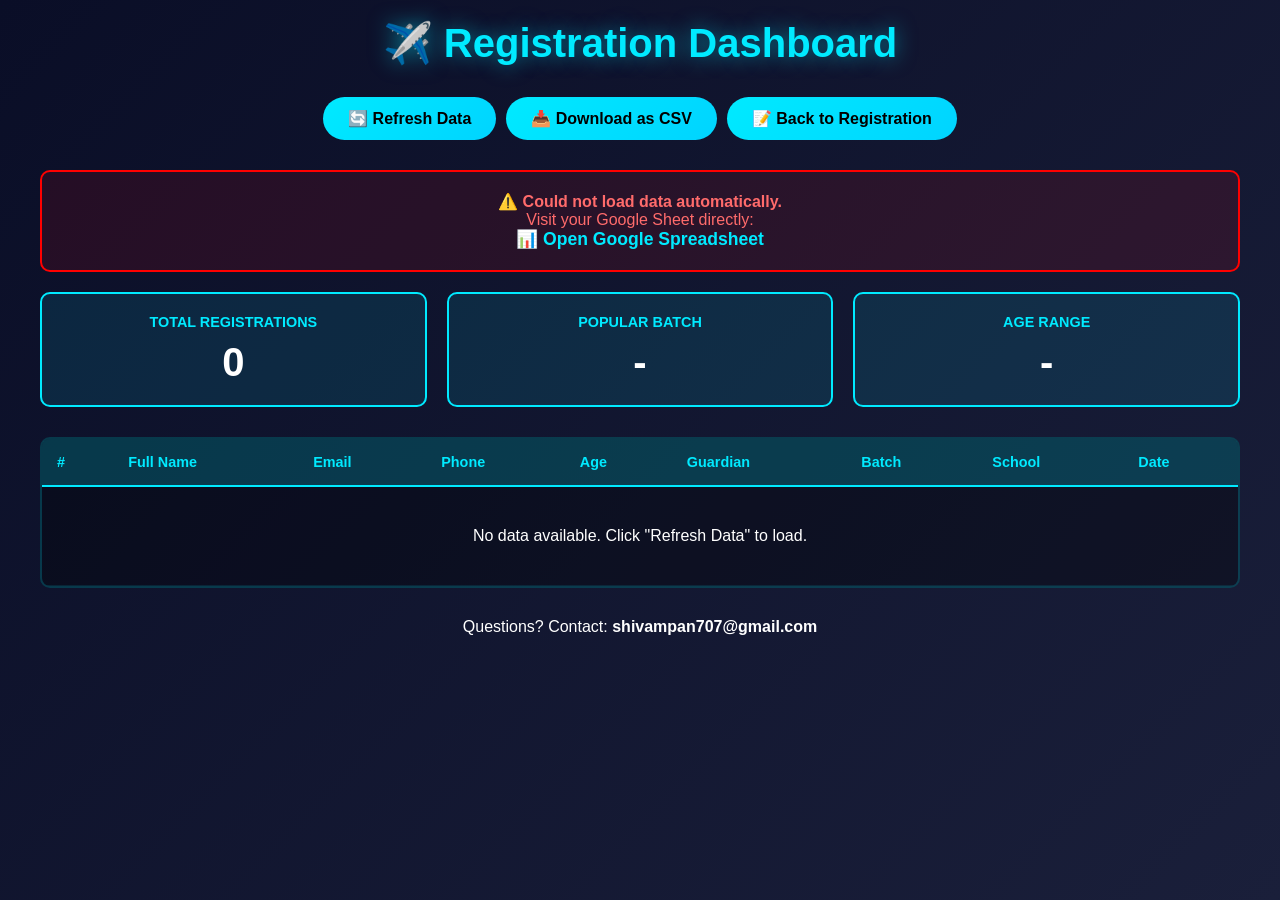
<file: dashboard.html>
<!doctype html>
<html lang="en">
  <head>
    <meta charset="UTF-8" />
    <meta name="viewport" content="width=device-width, initial-scale=1.0" />
    <title>Registration Dashboard - Drone Camp</title>
    <style>
      * {
        margin: 0;
        padding: 0;
        box-sizing: border-box;
      }

      body {
        font-family: "Poppins", sans-serif;
        background: linear-gradient(135deg, #0a0e27 0%, #1a1f3a 100%);
        color: #fff;
        padding: 20px;
        min-height: 100vh;
      }

      .container {
        max-width: 1200px;
        margin: 0 auto;
      }

      h1 {
        text-align: center;
        margin-bottom: 30px;
        color: #00eaff;
        font-size: 2.5em;
        text-shadow: 0 0 20px rgba(0, 234, 255, 0.5);
      }

      .stats {
        display: grid;
        grid-template-columns: repeat(auto-fit, minmax(250px, 1fr));
        gap: 20px;
        margin-bottom: 30px;
      }

      .stat-card {
        background: rgba(0, 234, 255, 0.1);
        border: 2px solid #00eaff;
        border-radius: 10px;
        padding: 20px;
        text-align: center;
      }

      .stat-card h3 {
        color: #00eaff;
        margin-bottom: 10px;
        font-size: 0.9em;
        text-transform: uppercase;
      }

      .stat-card .number {
        font-size: 2.5em;
        font-weight: bold;
        color: #fff;
      }

      .table-container {
        background: rgba(0, 0, 0, 0.3);
        border-radius: 10px;
        overflow: hidden;
        border: 2px solid rgba(0, 234, 255, 0.2);
        margin-bottom: 30px;
      }

      table {
        width: 100%;
        border-collapse: collapse;
      }

      th {
        background: rgba(0, 234, 255, 0.2);
        color: #00eaff;
        padding: 15px;
        text-align: left;
        font-weight: 600;
        border-bottom: 2px solid #00eaff;
        font-size: 0.9em;
      }

      td {
        padding: 12px 15px;
        border-bottom: 1px solid rgba(0, 234, 255, 0.1);
      }

      tr:hover {
        background: rgba(0, 234, 255, 0.05);
      }

      .btn-group {
        display: flex;
        gap: 10px;
        justify-content: center;
        margin-bottom: 30px;
        flex-wrap: wrap;
      }

      button {
        background: linear-gradient(135deg, #00eaff 0%, #00d4ff 100%);
        color: #000;
        border: none;
        padding: 12px 25px;
        border-radius: 25px;
        font-weight: 600;
        cursor: pointer;
        transition: all 0.3s ease;
        font-size: 1em;
      }

      button:hover {
        transform: translateY(-2px);
        box-shadow: 0 5px 20px rgba(0, 234, 255, 0.4);
      }

      .loading {
        text-align: center;
        padding: 40px;
        font-size: 1.2em;
        color: #00eaff;
      }

      .error {
        background: rgba(255, 0, 0, 0.1);
        border: 2px solid #ff0000;
        color: #ff6b6b;
        padding: 20px;
        border-radius: 10px;
        text-align: center;
        margin-bottom: 20px;
      }

      .home-link {
        text-align: center;
        margin-top: 20px;
      }

      a {
        color: #00eaff;
        text-decoration: none;
        font-weight: 600;
      }

      a:hover {
        text-decoration: underline;
      }

      @media (max-width: 768px) {
        h1 {
          font-size: 1.5em;
        }

        table {
          font-size: 0.9em;
        }

        th,
        td {
          padding: 8px;
        }
      }
    </style>
  </head>
  <body>
    <div class="container">
      <h1>✈️ Registration Dashboard</h1>

      <div class="btn-group">
        <button onclick="loadData()">🔄 Refresh Data</button>
        <button onclick="downloadCSV()">📥 Download as CSV</button>
        <button onclick="window.location.href = 'registration.html'">
          📝 Back to Registration
        </button>
      </div>

      <div id="loading" class="loading" style="display: none">
        Loading data... ⏳
      </div>

      <div id="error" class="error" style="display: none"></div>

      <div class="stats">
        <div class="stat-card">
          <h3>Total Registrations</h3>
          <div class="number" id="totalCount">0</div>
        </div>
        <div class="stat-card">
          <h3>Popular Batch</h3>
          <div class="number" id="popularBatch">-</div>
        </div>
        <div class="stat-card">
          <h3>Age Range</h3>
          <div class="number" id="ageRange">-</div>
        </div>
      </div>

      <div class="table-container">
        <table id="dataTable">
          <thead>
            <tr>
              <th>#</th>
              <th>Full Name</th>
              <th>Email</th>
              <th>Phone</th>
              <th>Age</th>
              <th>Guardian</th>
              <th>Batch</th>
              <th>School</th>
              <th>Date</th>
            </tr>
          </thead>
          <tbody id="tableBody">
            <tr>
              <td colspan="9" style="text-align: center; padding: 40px">
                No data available. Click "Refresh Data" to load.
              </td>
            </tr>
          </tbody>
        </table>
      </div>

      <div class="home-link">
        <p>Questions? Contact: <strong>shivampan707@gmail.com</strong></p>
      </div>
    </div>

    <script>
      // Replace with your Google Sheet ID
      const SHEET_ID = "19okXL3SKm2-gCBe8HiLzfTNWEYookvL42NY4O_ANzBc";
      const SHEET_NAME = "Form Responses 1";
      const API_KEY = "AIzaSyCtE8YXXX"; // Add your Google API key if you have one

      // Fallback: Use CSV export URL (works without API key)
      const CSV_URL = `https://docs.google.com/spreadsheets/d/${SHEET_ID}/export?format=csv&gid=0`;

      function loadData() {
        document.getElementById("loading").style.display = "block";
        document.getElementById("error").style.display = "none";

        // Using CORS-friendly CSV export
        fetch(CSV_URL)
          .then((response) => response.text())
          .then((data) => {
            parseAndDisplayData(data);
            document.getElementById("loading").style.display = "none";
          })
          .catch((error) => {
            console.error("Error loading data:", error);
            document.getElementById("loading").style.display = "none";
            document.getElementById("error").style.display = "block";
            document.getElementById("error").innerHTML = `
            <strong>⚠️ Could not load data automatically.</strong><br>
            <p>Visit your Google Sheet directly:</p>
            <a href="https://docs.google.com/spreadsheets/d/19okXL3SKm2-gCBe8HiLzfTNWEYookvL42NY4O_ANzBc/" target="_blank" style="font-size: 1.1em;">
              📊 Open Google Spreadsheet
            </a>
          `;
          });
      }

      function parseAndDisplayData(csvData) {
        const rows = csvData.trim().split("\n");
        if (rows.length < 2) {
          document.getElementById("tableBody").innerHTML =
            '<tr><td colspan="9" style="text-align: center; padding: 20px;">No data found</td></tr>';
          return;
        }

        // Skip header row
        const dataRows = rows.slice(1);
        let tableHTML = "";
        let batchCount = {};
        let ages = [];

        dataRows.forEach((row, index) => {
          if (row.trim() === "") return;

          const cells = parseCSVRow(row);
          if (cells.length < 7) return;

          const [
            timestamp,
            fullName,
            email,
            phone,
            age,
            batch,
            guardian,
            school,
          ] = cells;

          tableHTML += `
          <tr>
            <td>${index + 1}</td>
            <td>${fullName}</td>
            <td>${email}</td>
            <td>${phone}</td>
            <td>${age}</td>
            <td>${guardian}</td>
            <td>${batch}</td>
            <td>${school}</td>
            <td>${timestamp.split(" ")[0]}</td>
          </tr>
        `;

          // Collect stats
          batchCount[batch] = (batchCount[batch] || 0) + 1;
          ages.push(parseInt(age) || 0);
        });

        if (tableHTML === "") {
          document.getElementById("tableBody").innerHTML =
            '<tr><td colspan="9" style="text-align: center; padding: 20px;">No data found</td></tr>';
          return;
        }

        document.getElementById("tableBody").innerHTML = tableHTML;

        // Update stats
        document.getElementById("totalCount").textContent = dataRows.length;

        // Popular batch
        const popularBatch = Object.keys(batchCount).sort(
          (a, b) => batchCount[b] - batchCount[a],
        )[0];
        document.getElementById("popularBatch").textContent =
          popularBatch || "N/A";

        // Age range
        if (ages.length > 0) {
          const minAge = Math.min(...ages);
          const maxAge = Math.max(...ages);
          document.getElementById("ageRange").textContent =
            `${minAge}-${maxAge}`;
        }
      }

      function parseCSVRow(row) {
        const result = [];
        let current = "";
        let insideQuotes = false;

        for (let i = 0; i < row.length; i++) {
          const char = row[i];

          if (char === '"' && (i === 0 || row[i - 1] !== "\\")) {
            insideQuotes = !insideQuotes;
          } else if (char === "," && !insideQuotes) {
            result.push(current.trim());
            current = "";
          } else {
            current += char;
          }
        }
        result.push(current.trim());
        return result;
      }

      function downloadCSV() {
        fetch(CSV_URL)
          .then((response) => response.text())
          .then((data) => {
            const element = document.createElement("a");
            element.setAttribute(
              "href",
              "data:text/csv;charset=utf-8," + encodeURIComponent(data),
            );
            element.setAttribute(
              "download",
              "registrations_" + new Date().getTime() + ".csv",
            );
            element.style.display = "none";
            document.body.appendChild(element);
            element.click();
            document.body.removeChild(element);
            alert("✅ CSV file downloaded!");
          });
      }

      // Load data when page opens
      window.addEventListener("load", loadData);
    </script>
  </body>
</html>
</file>
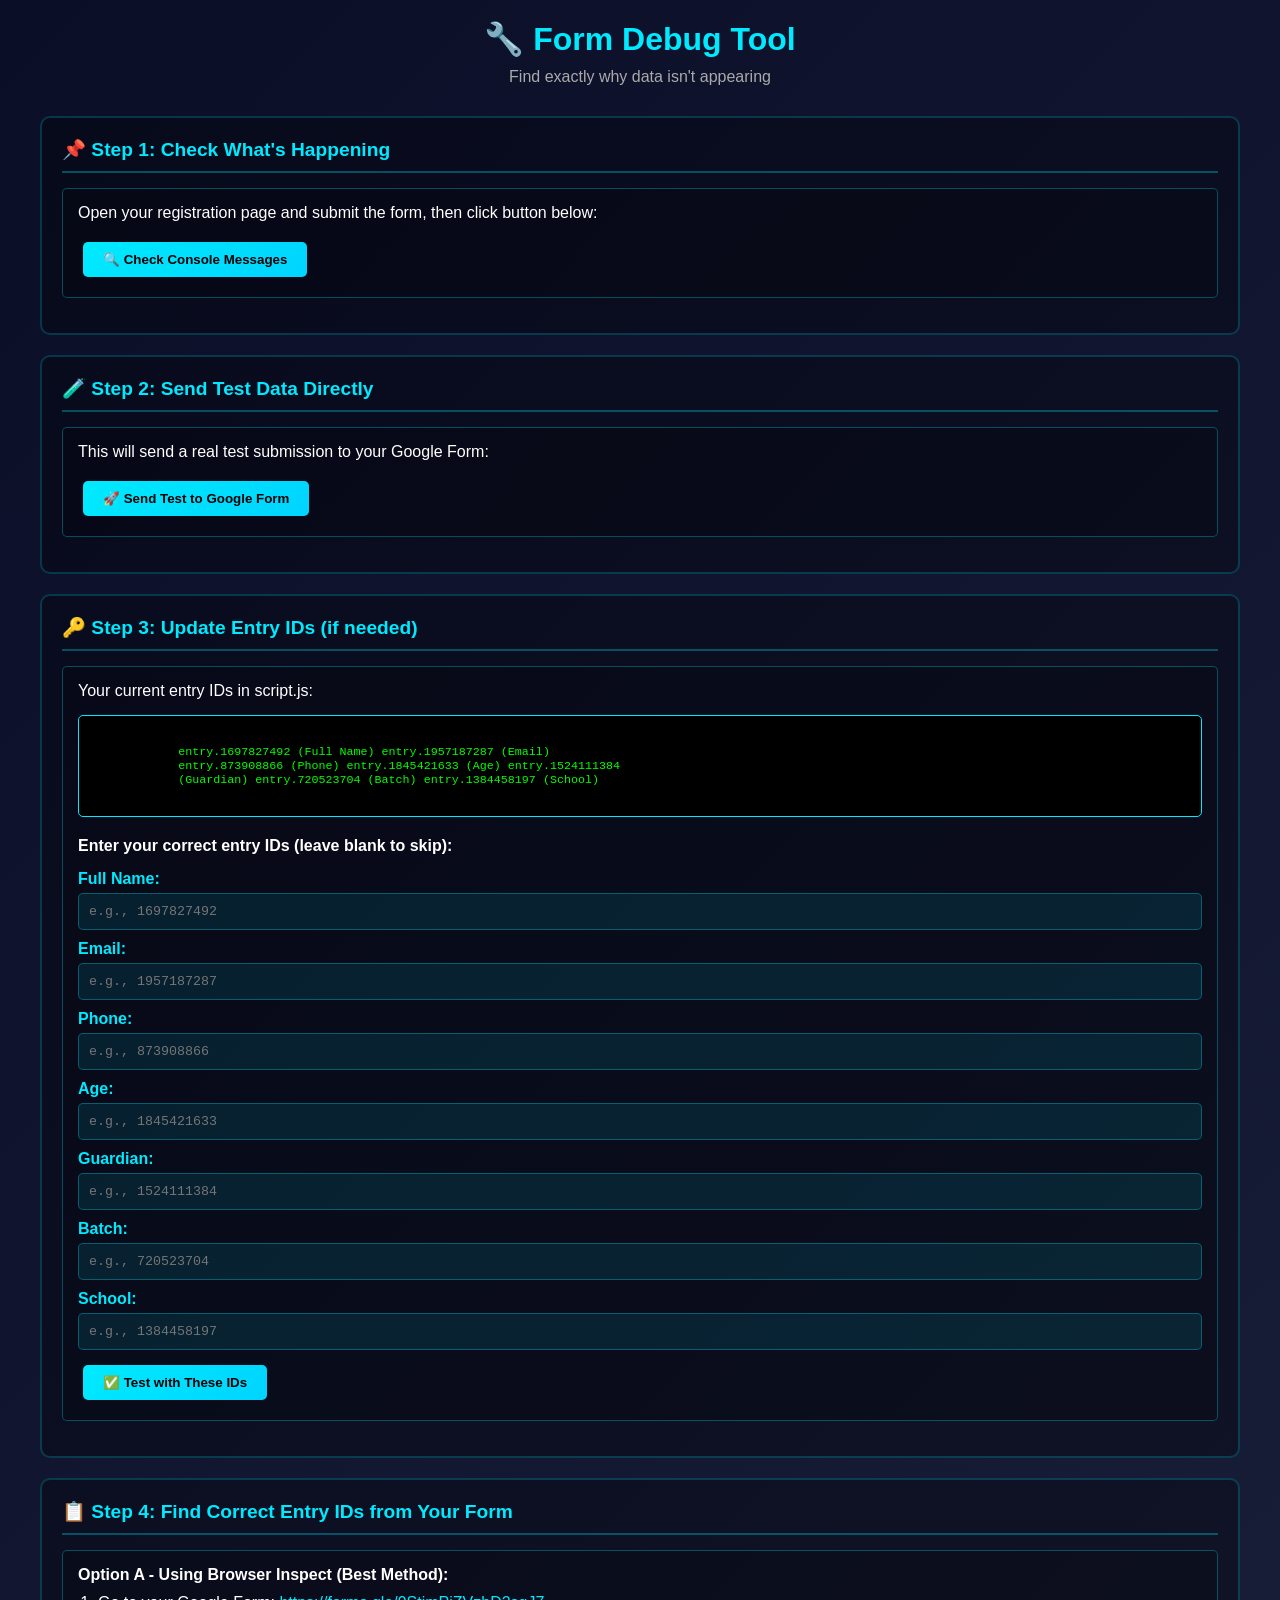
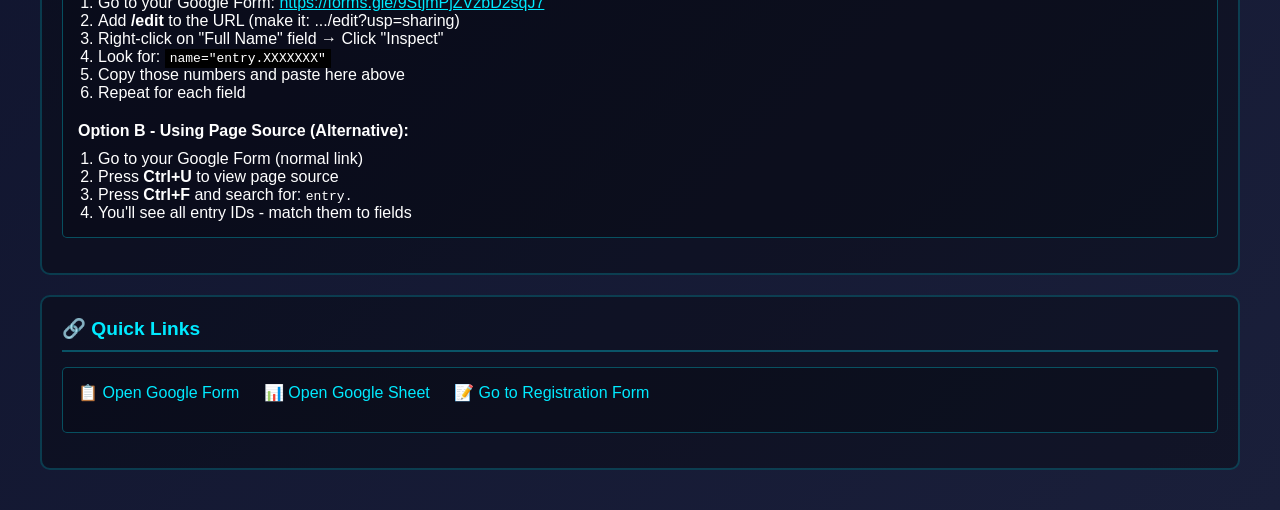
<file: debug.html>
<!doctype html>
<html lang="en">
  <head>
    <meta charset="UTF-8" />
    <meta name="viewport" content="width=device-width, initial-scale=1.0" />
    <title>Form Debug & Fix - Drone Camp</title>
    <style>
      * {
        margin: 0;
        padding: 0;
        box-sizing: border-box;
      }

      body {
        font-family: "Poppins", sans-serif;
        background: linear-gradient(135deg, #0a0e27 0%, #1a1f3a 100%);
        color: #fff;
        padding: 20px;
        min-height: 100vh;
      }

      .container {
        max-width: 1200px;
        margin: 0 auto;
      }

      h1 {
        text-align: center;
        margin-bottom: 10px;
        color: #00eaff;
        font-size: 2em;
      }

      .subtitle {
        text-align: center;
        color: #aaa;
        margin-bottom: 30px;
      }

      .section {
        background: rgba(0, 0, 0, 0.3);
        border: 2px solid rgba(0, 234, 255, 0.2);
        border-radius: 10px;
        padding: 20px;
        margin-bottom: 20px;
      }

      .section h2 {
        color: #00eaff;
        margin-bottom: 15px;
        font-size: 1.2em;
        border-bottom: 2px solid rgba(0, 234, 255, 0.3);
        padding-bottom: 10px;
      }

      .test-box {
        background: rgba(0, 0, 0, 0.2);
        border: 1px solid rgba(0, 234, 255, 0.3);
        padding: 15px;
        border-radius: 5px;
        margin-bottom: 15px;
      }

      button {
        background: linear-gradient(135deg, #00eaff 0%, #00d4ff 100%);
        color: #000;
        border: none;
        padding: 10px 20px;
        border-radius: 5px;
        font-weight: 600;
        cursor: pointer;
        margin: 5px;
        transition: all 0.3s;
      }

      button:hover {
        transform: translateY(-2px);
        box-shadow: 0 5px 15px rgba(0, 234, 255, 0.4);
      }

      .output {
        background: #000;
        border: 1px solid #00eaff;
        color: #00ff00;
        padding: 15px;
        border-radius: 5px;
        font-family: monospace;
        font-size: 0.9em;
        max-height: 400px;
        overflow-y: auto;
        margin-top: 10px;
        white-space: pre-wrap;
        word-wrap: break-word;
      }

      .success {
        background: rgba(0, 255, 100, 0.1);
        border: 2px solid #00ff64;
        color: #00ff64;
        padding: 15px;
        border-radius: 5px;
      }

      .error {
        background: rgba(255, 0, 0, 0.1);
        border: 2px solid #ff0000;
        color: #ff6b6b;
        padding: 15px;
        border-radius: 5px;
      }

      .warning {
        background: rgba(255, 165, 0, 0.1);
        border: 2px solid #ffa500;
        color: #ffa500;
        padding: 15px;
        border-radius: 5px;
      }

      input {
        width: 100%;
        padding: 10px;
        background: rgba(0, 234, 255, 0.1);
        border: 1px solid rgba(0, 234, 255, 0.3);
        color: #fff;
        border-radius: 5px;
        margin-bottom: 10px;
        font-family: monospace;
      }

      input:focus {
        outline: none;
        border-color: #00eaff;
      }

      label {
        display: block;
        margin-bottom: 5px;
        color: #00eaff;
        font-weight: 600;
      }

      .grid {
        display: grid;
        grid-template-columns: 1fr 1fr;
        gap: 10px;
        margin-top: 10px;
      }

      @media (max-width: 768px) {
        .grid {
          grid-template-columns: 1fr;
        }
      }
    </style>
  </head>
  <body>
    <div class="container">
      <h1>🔧 Form Debug Tool</h1>
      <p class="subtitle">Find exactly why data isn't appearing</p>

      <!-- Step 1: Check Console Output -->
      <div class="section">
        <h2>📌 Step 1: Check What's Happening</h2>
        <div class="test-box">
          <p style="margin-bottom: 15px">
            Open your registration page and submit the form, then click button
            below:
          </p>
          <button onclick="checkConsoleOutput()">
            🔍 Check Console Messages
          </button>
          <div id="consoleOutput"></div>
        </div>
      </div>

      <!-- Step 2: Direct Form Test -->
      <div class="section">
        <h2>🧪 Step 2: Send Test Data Directly</h2>
        <div class="test-box">
          <p style="margin-bottom: 15px">
            This will send a real test submission to your Google Form:
          </p>
          <button onclick="sendTestData()">🚀 Send Test to Google Form</button>
          <div id="testOutput"></div>
        </div>
      </div>

      <!-- Step 3: Verify Entry IDs -->
      <div class="section">
        <h2>🔑 Step 3: Update Entry IDs (if needed)</h2>
        <div class="test-box">
          <p style="margin-bottom: 15px">
            Your current entry IDs in script.js:
          </p>
          <div class="output">
            entry.1697827492 (Full Name) entry.1957187287 (Email)
            entry.873908866 (Phone) entry.1845421633 (Age) entry.1524111384
            (Guardian) entry.720523704 (Batch) entry.1384458197 (School)
          </div>

          <p style="margin-top: 20px; margin-bottom: 15px">
            <strong>Enter your correct entry IDs (leave blank to skip):</strong>
          </p>

          <label>Full Name:</label>
          <input type="text" id="id1" placeholder="e.g., 1697827492" />

          <label>Email:</label>
          <input type="text" id="id2" placeholder="e.g., 1957187287" />

          <label>Phone:</label>
          <input type="text" id="id3" placeholder="e.g., 873908866" />

          <label>Age:</label>
          <input type="text" id="id4" placeholder="e.g., 1845421633" />

          <label>Guardian:</label>
          <input type="text" id="id5" placeholder="e.g., 1524111384" />

          <label>Batch:</label>
          <input type="text" id="id6" placeholder="e.g., 720523704" />

          <label>School:</label>
          <input type="text" id="id7" placeholder="e.g., 1384458197" />

          <button onclick="testWithCustomIds()">✅ Test with These IDs</button>
          <div id="customTestOutput"></div>
        </div>
      </div>

      <!-- Step 4: Get Correct IDs -->
      <div class="section">
        <h2>📋 Step 4: Find Correct Entry IDs from Your Form</h2>
        <div class="test-box">
          <p>
            <strong>Option A - Using Browser Inspect (Best Method):</strong>
          </p>
          <ol style="margin-left: 20px; margin-top: 10px">
            <li>
              Go to your Google Form:
              <a
                href="https://forms.gle/9StjmPjZVzbD2sqJ7"
                target="_blank"
                style="color: #00eaff"
                >https://forms.gle/9StjmPjZVzbD2sqJ7</a
              >
            </li>
            <li>
              Add <strong>/edit</strong> to the URL (make it:
              .../edit?usp=sharing)
            </li>
            <li>Right-click on "Full Name" field → Click "Inspect"</li>
            <li>
              Look for:
              <code style="background: #000; padding: 2px 5px"
                >name="entry.XXXXXXX"</code
              >
            </li>
            <li>Copy those numbers and paste here above</li>
            <li>Repeat for each field</li>
          </ol>

          <p style="margin-top: 20px">
            <strong>Option B - Using Page Source (Alternative):</strong>
          </p>
          <ol style="margin-left: 20px; margin-top: 10px">
            <li>Go to your Google Form (normal link)</li>
            <li>Press <strong>Ctrl+U</strong> to view page source</li>
            <li>
              Press <strong>Ctrl+F</strong> and search for: <code>entry.</code>
            </li>
            <li>You'll see all entry IDs - match them to fields</li>
          </ol>
        </div>
      </div>

      <!-- Step 5: Quick Links -->
      <div class="section">
        <h2>🔗 Quick Links</h2>
        <div class="test-box">
          <p style="margin-bottom: 15px">
            <a
              href="https://forms.gle/9StjmPjZVzbD2sqJ7"
              target="_blank"
              style="color: #00eaff; text-decoration: none; margin-right: 20px">
              📋 Open Google Form
            </a>
            <a
              href="https://docs.google.com/spreadsheets/d/19okXL3SKm2-gCBe8HiLzfTNWEYookvL42NY4O_ANzBc/"
              target="_blank"
              style="color: #00eaff; text-decoration: none; margin-right: 20px">
              📊 Open Google Sheet
            </a>
            <a
              href="registration.html"
              style="color: #00eaff; text-decoration: none">
              📝 Go to Registration Form
            </a>
          </p>
        </div>
      </div>
    </div>

    <script>
      function checkConsoleOutput() {
        let msg = "📊 FORM SUBMISSION VERIFICATION\n";
        msg += "================================\n\n";

        const localData = JSON.parse(
          localStorage.getItem("registrations") || "[]",
        );
        msg += `✅ Local Submissions Saved: ${localData.length}\n`;

        if (localData.length > 0) {
          const last = localData[localData.length - 1];
          msg += "\n📝 Last Submission:\n";
          for (let key in last) {
            msg += `  ${key}: ${last[key]}\n`;
          }
        }

        msg += "\n💡 NEXT STEPS:\n";
        msg += "1. Wait 60 seconds for Google Sheet to sync\n";
        msg += "2. Open Google Sheet link\n";
        msg += "3. Check 'Form Responses 1' tab\n";
        msg += "4. If data still missing, try Step 3 above\n";

        document.getElementById("consoleOutput").innerHTML =
          `<div class="output">${msg}</div>`;
      }

      function sendTestData() {
        const output = document.getElementById("testOutput");
        output.innerHTML = '<div class="output">Sending test data...</div>';

        const formURL =
          "https://docs.google.com/forms/d/e/1FAIpQLSeOz70Vr-blHr4ueCsVGCRsxuo30YsyDU7P-lEbPdTSDlweTA/formResponse";
        const formData = new FormData();

        // Current entry IDs
        formData.append(
          "entry.1697827492",
          "DEBUG TEST - " + new Date().toLocaleTimeString(),
        );
        formData.append("entry.1957187287", "debug@test.com");
        formData.append("entry.873908866", "9876543210");
        formData.append("entry.1845421633", "12");
        formData.append("entry.1524111384", "Test Parent");
        formData.append("entry.720523704", "B1");
        formData.append("entry.1384458197", "Test School");

        fetch(formURL, {
          method: "POST",
          mode: "no-cors",
          body: formData,
        })
          .then(() => {
            output.innerHTML = `
          <div class="success" style="margin-top: 15px;">
            ✅ Test data sent!<br>
            <br>
            <strong>Next Steps:</strong><br>
            1. Wait 60 seconds<br>
            2. Open your Google Sheet: <a href="https://docs.google.com/spreadsheets/d/19okXL3SKm2-gCBe8HiLzfTNWEYookvL42NY4O_ANzBc/" target="_blank" style="color: #00ff64;">📊 Click Here</a><br>
            3. Look for row with "DEBUG TEST"<br>
            <br>
            <strong>Did you see it?</strong><br>
            YES → Everything works! Try real form.<br>
            NO → Entry IDs might be wrong (use Step 3 above)
          </div>
        `;
          })
          .catch((err) => {
            output.innerHTML = `
          <div class="error" style="margin-top: 15px;">
            Error: ${err.message}<br>
            This is normal for no-cors. Data may still have been sent.
          </div>
        `;
          });
      }

      function testWithCustomIds() {
        const ids = {
          name: document.getElementById("id1").value || "1697827492",
          email: document.getElementById("id2").value || "1957187287",
          phone: document.getElementById("id3").value || "873908866",
          age: document.getElementById("id4").value || "1845421633",
          guardian: document.getElementById("id5").value || "1524111384",
          batch: document.getElementById("id6").value || "720523704",
          school: document.getElementById("id7").value || "1384458197",
        };

        const output = document.getElementById("customTestOutput");
        output.innerHTML =
          '<div class="output">Testing with custom IDs...</div>';

        const formURL =
          "https://docs.google.com/forms/d/e/1FAIpQLSeOz70Vr-blHr4ueCsVGCRsxuo30YsyDU7P-lEbPdTSDlweTA/formResponse";
        const formData = new FormData();

        formData.append(
          "entry." + ids.name,
          "CUSTOM TEST - " + new Date().toLocaleTimeString(),
        );
        formData.append("entry." + ids.email, "custom@test.com");
        formData.append("entry." + ids.phone, "9876543210");
        formData.append("entry." + ids.age, "12");
        formData.append("entry." + ids.guardian, "Test Parent");
        formData.append("entry." + ids.batch, "B1");
        formData.append("entry." + ids.school, "Test School");

        let msg = "🧪 Testing with IDs:\n\n";
        for (let key in ids) {
          msg += `${key}: entry.${ids[key]}\n`;
        }
        msg += "\n⏳ Sending...\n";

        output.innerHTML = `<div class="output">${msg}</div>`;

        fetch(formURL, {
          method: "POST",
          mode: "no-cors",
          body: formData,
        })
          .then(() => {
            output.innerHTML = `
          <div class="success" style="margin-top: 15px;">
            ✅ Test sent with custom IDs!<br>
            <br>
            <strong>Check Google Sheet in 60 seconds</strong><br>
            If data appears, use these IDs to update script.js!
          </div>
        `;
          })
          .catch((err) => {
            output.innerHTML = `<div class="warning" style="margin-top: 15px;">⚠️ ${err.message}</div>`;
          });
      }
    </script>
  </body>
</html>
</file>
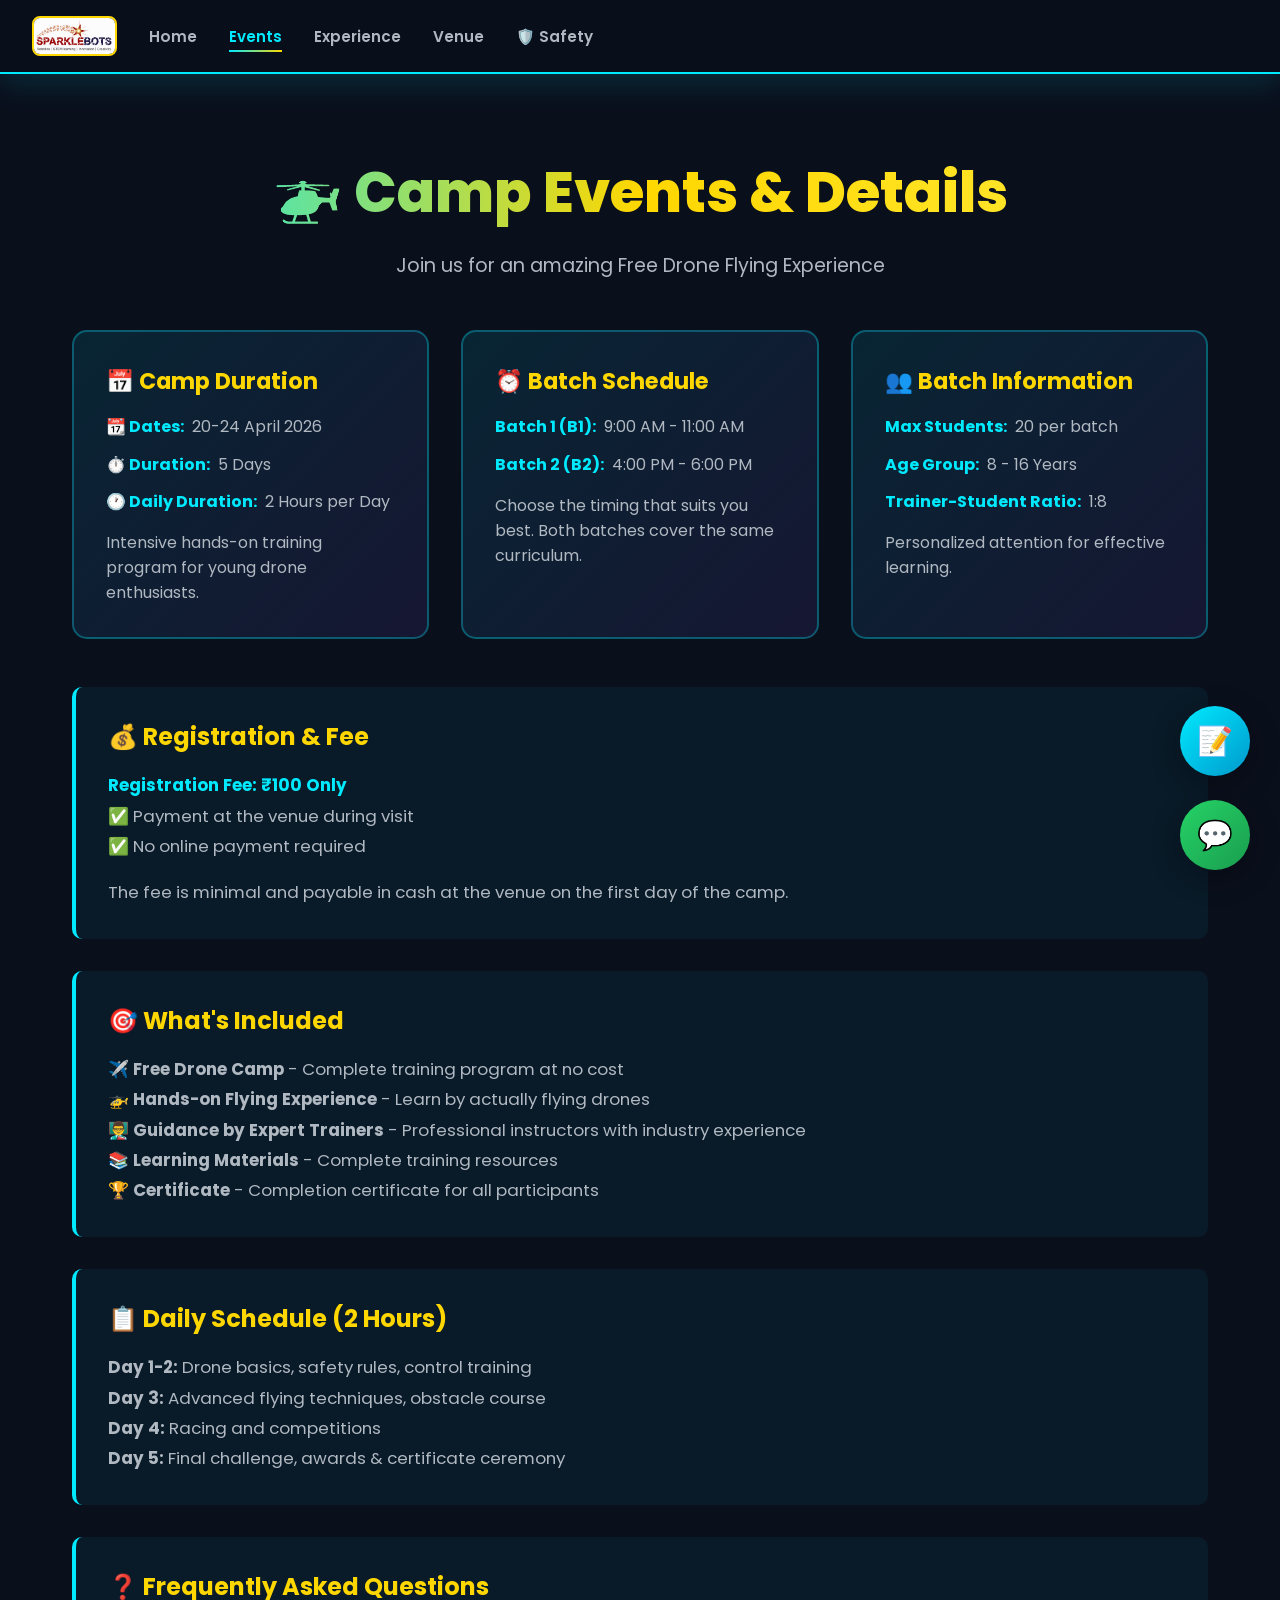
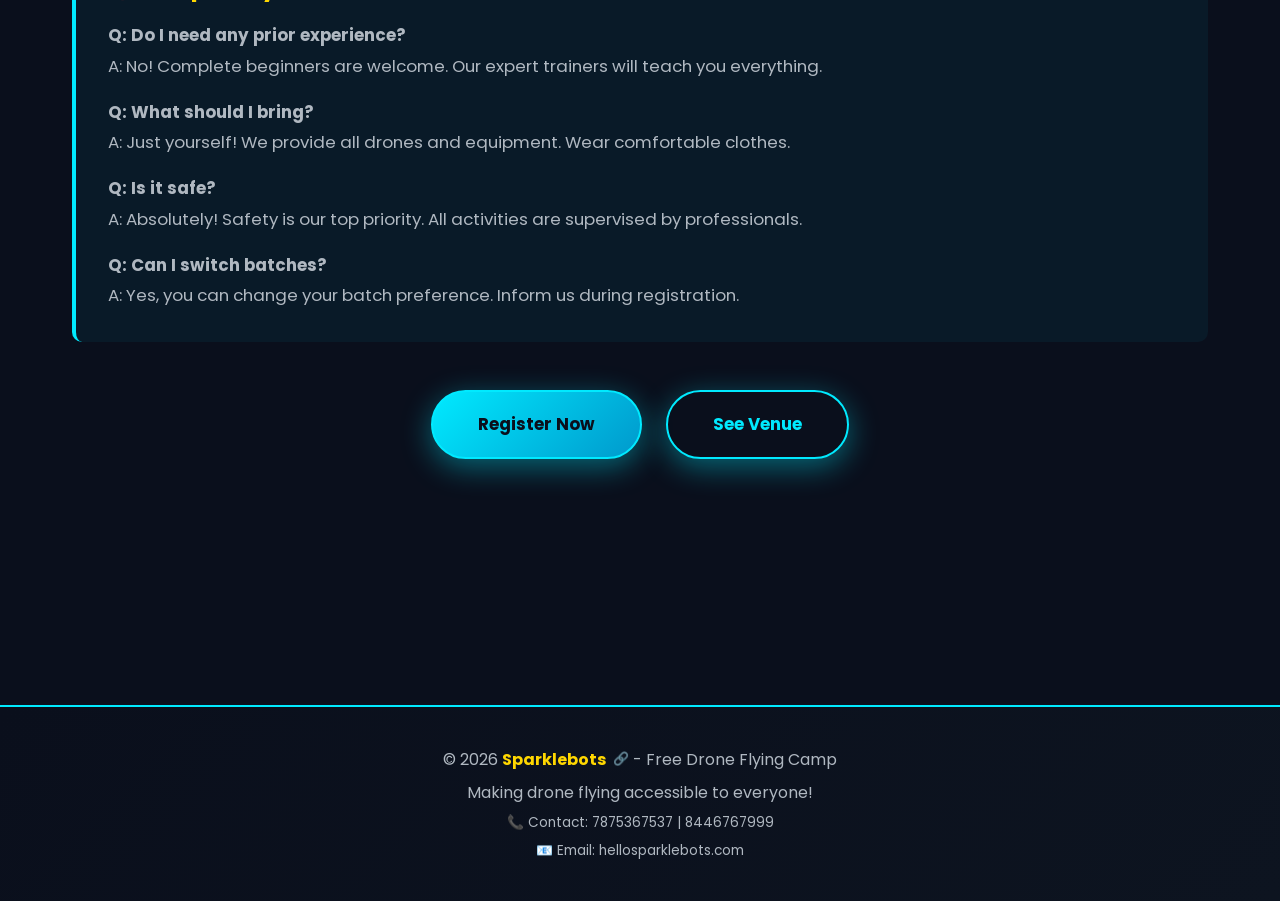
<file: events.html>
<!doctype html>
<html lang="en">
  <head>
    <meta charset="UTF-8" />
    <meta name="viewport" content="width=device-width, initial-scale=1.0" />
    <title>Events - Free Drone Flying Camp</title>
    <link
      href="https://fonts.googleapis.com/css2?family=Poppins:wght@300;400;600;700;800&display=swap"
      rel="stylesheet" />
    <link rel="stylesheet" href="style.css" />
  </head>
  <body>
    <!-- Navigation -->
    <nav class="navbar">
      <div class="nav-container">
        <div class="nav-logo">
          <span
            class="logo-text"
            onclick="
              window.open('https://sparkle-bot.vercel.app', '_blank');
              return false;
            ">
            <img src="logo.jpg" alt="Logo" class="logo-img" />
          </span>
        </div>

        <ul class="nav-menu">
          <li><a href="index.html" class="nav-link">Home</a></li>
          <li><a href="events.html" class="nav-link">Events</a></li>
          <li><a href="experience.html" class="nav-link">Experience</a></li>
          <li><a href="venue.html" class="nav-link">Venue</a></li>
          <li>
            <a
              href="javascript:void(0)"
              onclick="openSafetyModal()"
              class="nav-link"
              >🛡️ Safety</a
            >
          </li>
        </ul>

        <div class="hamburger">
          <span></span>
          <span></span>
          <span></span>
        </div>
      </div>
    </nav>

    <!-- Main Content -->
    <section class="page-section">
      <div class="page-header">
        <h1 class="page-title">🚁 Camp Events & Details</h1>
        <p class="page-subtitle">
          Join us for an amazing Free Drone Flying Experience
        </p>
      </div>

      <!-- Main Events Grid -->
      <div class="events-grid">
        <!-- Event 1 -->
        <div class="event-card">
          <h3>📅 Camp Duration</h3>
          <div class="event-info">
            <strong>📆 Dates:</strong> 20-24 April 2026
          </div>
          <div class="event-info"><strong>⏱️ Duration:</strong> 5 Days</div>
          <div class="event-info">
            <strong>🕐 Daily Duration:</strong> 2 Hours per Day
          </div>
          <p style="color: var(--text-gray); margin-top: 1rem">
            Intensive hands-on training program for young drone enthusiasts.
          </p>
        </div>

        <!-- Event 2 -->
        <div class="event-card">
          <h3>⏰ Batch Schedule</h3>
          <div class="event-info">
            <strong>Batch 1 (B1):</strong> 9:00 AM - 11:00 AM
          </div>
          <div class="event-info">
            <strong>Batch 2 (B2):</strong> 4:00 PM - 6:00 PM
          </div>
          <p style="color: var(--text-gray); margin-top: 1rem">
            Choose the timing that suits you best. Both batches cover the same
            curriculum.
          </p>
        </div>

        <!-- Event 3 -->
        <div class="event-card">
          <h3>👥 Batch Information</h3>
          <div class="event-info">
            <strong>Max Students:</strong> 20 per batch
          </div>
          <div class="event-info"><strong>Age Group:</strong> 8 - 16 Years</div>
          <div class="event-info">
            <strong>Trainer-Student Ratio:</strong> 1:8
          </div>
          <p style="color: var(--text-gray); margin-top: 1rem">
            Personalized attention for effective learning.
          </p>
        </div>
      </div>

      <!-- Detailed Information Sections -->
      <div class="info-section">
        <h3>💰 Registration & Fee</h3>
        <p>
          <strong style="color: var(--neon-blue)"
            >Registration Fee: ₹100 Only</strong
          >
        </p>
        <p>✅ Payment at the venue during visit</p>
        <p>✅ No online payment required</p>
        <p style="margin-top: 1rem">
          The fee is minimal and payable in cash at the venue on the first day
          of the camp.
        </p>
      </div>

      <div class="info-section">
        <h3>🎯 What's Included</h3>
        <p>
          ✈️ <strong>Free Drone Camp</strong> - Complete training program at no
          cost
        </p>
        <p>
          🚁 <strong>Hands-on Flying Experience</strong> - Learn by actually
          flying drones
        </p>
        <p>
          👨‍🏫 <strong>Guidance by Expert Trainers</strong> - Professional
          instructors with industry experience
        </p>
        <p>
          📚 <strong>Learning Materials</strong> - Complete training resources
        </p>
        <p>
          🏆 <strong>Certificate</strong> - Completion certificate for all
          participants
        </p>
      </div>

      <div class="info-section">
        <h3>📋 Daily Schedule (2 Hours)</h3>
        <p>
          <strong>Day 1-2:</strong> Drone basics, safety rules, control training
        </p>
        <p>
          <strong>Day 3:</strong> Advanced flying techniques, obstacle course
        </p>
        <p><strong>Day 4:</strong> Racing and competitions</p>
        <p>
          <strong>Day 5:</strong> Final challenge, awards & certificate ceremony
        </p>
      </div>

      <div class="info-section">
        <h3>❓ Frequently Asked Questions</h3>
        <p><strong>Q: Do I need any prior experience?</strong></p>
        <p>
          A: No! Complete beginners are welcome. Our expert trainers will teach
          you everything.
        </p>

        <p style="margin-top: 1rem"><strong>Q: What should I bring?</strong></p>
        <p>
          A: Just yourself! We provide all drones and equipment. Wear
          comfortable clothes.
        </p>

        <p style="margin-top: 1rem"><strong>Q: Is it safe?</strong></p>
        <p>
          A: Absolutely! Safety is our top priority. All activities are
          supervised by professionals.
        </p>

        <p style="margin-top: 1rem">
          <strong>Q: Can I switch batches?</strong>
        </p>
        <p>
          A: Yes, you can change your batch preference. Inform us during
          registration.
        </p>
      </div>

      <!-- CTA Buttons -->
      <div class="cta-buttons" style="margin-top: 3rem">
        <a href="registration.html" class="btn btn-primary">Register Now</a>
        <a href="venue.html" class="btn btn-secondary">See Venue</a>
      </div>
    </section>

    <!-- Footer -->
    <footer>
      <p>
        &copy; 2026
        <a
          href="javascript:void(0)"
          onclick="window.open('https://sparkle-bot.vercel.app', '_blank')"
          class="sparkle-link"
          >Sparklebots</a
        >
        - Free Drone Flying Camp
      </p>
      <p>Making drone flying accessible to everyone!</p>
      <div style="margin-top: 0.5rem; font-size: 0.85rem">
        <p>📞 Contact: 7875367537 | 8446767999</p>
        <p>📧 Email: hellosparklebots.com</p>
      </div>
    </footer>

    <!-- Floating Action Buttons -->
    <div class="floating-buttons">
      <a href="registration.html" class="fab fab-register" title="Register Now">
        <span class="fab-icon">📝</span>
        <span class="fab-label">Register</span>
      </a>
      <button
        class="fab fab-whatsapp"
        onclick="openWhatsApp()"
        title="Chat on WhatsApp">
        <span class="fab-icon">💬</span>
        <span class="fab-label">WhatsApp</span>
      </button>
    </div>

    <!-- Safety Protocols Modal -->
    <div id="safetyModal" class="modal">
      <div class="modal-content">
        <div class="modal-header">
          <h2 class="modal-title">🛡️ Safety Protocols</h2>
          <button class="modal-close" onclick="closeSafetyModal()">
            &times;
          </button>
        </div>
        <div class="modal-body">
          <p>
            ✅
            <strong>All activities supervised by trained professionals</strong>
          </p>
          <p>
            Our experienced trainers ensure complete supervision throughout all
            drone flying activities.
          </p>

          <p>✅ <strong>Regular sanitization of equipment and areas</strong></p>
          <p>
            All drones and equipment are thoroughly sanitized before and after
            use to maintain hygiene standards.
          </p>

          <p>✅ <strong>First aid support available on-site</strong></p>
          <p>
            Certified first aid personnel are present at all times during the
            camp.
          </p>

          <p>
            ✅ <strong>All participants wear safety gear when flying</strong>
          </p>
          <p>
            Safety helmets and protective gear are mandatory for all
            participants during drone operations.
          </p>

          <p>✅ <strong>Safe distance maintained during activities</strong></p>
          <p>
            All activities are conducted in designated safe zones with proper
            distance maintained from spectators.
          </p>
        </div>
        <div class="modal-footer">
          <button onclick="openWhatsApp()">💬 Ask Questions</button>
          <button onclick="closeSafetyModal()">Close</button>
        </div>
      </div>
    </div>

    <!-- Camp Info Modal -->
    <div id="campInfoModal" class="modal">
      <div class="modal-content">
        <div class="modal-header">
          <h2 class="modal-title">🚁 Camp Information</h2>
          <button class="modal-close" onclick="closeCampInfoModal()">
            &times;
          </button>
        </div>
        <div class="modal-body">
          <p><strong>📅 Duration:</strong> 5 Days (20-24 April 2026)</p>
          <p>
            Intensive hands-on training program for young drone enthusiasts.
          </p>

          <p><strong>⏰ Daily Duration:</strong> 2 Hours per Day</p>
          <p>Flexible batch timings available:</p>
          <p>• Batch 1: 9:00 AM - 11:00 AM</p>
          <p>• Batch 2: 4:00 PM - 6:00 PM</p>

          <p><strong>💰 Registration Fee:</strong> ₹100 (Payable at Venue)</p>
          <p>
            The fee is completely FREE - only ₹100 registration charge to be
            paid when you reach the venue.
          </p>

          <p><strong>👥 Batch Size:</strong> Maximum 20 students per batch</p>
          <p>Trainer-student ratio of 1:8 for personalized attention.</p>

          <p><strong>👥 Age Group:</strong> 8-16 Years</p>
          <p>
            Suitable for all age groups within this range, no prior experience
            required.
          </p>

          <p>
            <strong>📑 Venue:</strong> Eklavya School, DP Road, Kothrud, Pune
          </p>
        </div>
        <div class="modal-footer">
          <a href="registration.html" style="text-decoration: none; flex: 1">
            <button style="width: 100%">📝 Register Now</button>
          </a>
          <button onclick="closeCampInfoModal()">Close</button>
        </div>
      </div>
    </div>

    <!-- Expert Certificate Modal -->
    <div id="certificateModal" class="modal">
      <div class="modal-content">
        <div class="modal-header">
          <h2 class="modal-title">🏆 Expert Certificate</h2>
          <button class="modal-close" onclick="closeCertificateModal()">
            &times;
          </button>
        </div>
        <div class="modal-body">
          <p><strong>📜 Professional Recognition</strong></p>
          <p>
            After successfully completing the 5-day camp, every participant
            receives an official drone flying certificate from expert trainers.
          </p>

          <p><strong>✅ Certificate Benefits</strong></p>
          <p>
            This certificate is recognized and can be added to your portfolio,
            resume, or academic profile.
          </p>

          <p><strong>🎓 Proof of Achievement</strong></p>
          <p>The certificate validates your:</p>
          <p>• Basic drone flying skills and knowledge</p>
          <p>• Safety protocol understanding</p>
          <p>• Technical proficiency with modern drones</p>
          <p>• Completion of structured training program</p>

          <p><strong>👴‍👼 Issued by Experts</strong></p>
          <p>
            All certificates are signed and issued by our certified professional
            trainers with years of industry experience.
          </p>

          <p><strong>🌟 Career Building</strong></p>
          <p>This certification can help you in:</p>
          <p>• School/college projects and competitions</p>
          <p>• Future drone pilot certifications</p>
          <p>• Building a foundation for a career in drone technology</p>
          <p>• Demonstrating commitment to learning new skills</p>
        </div>
        <div class="modal-footer">
          <a href="registration.html" style="text-decoration: none; flex: 1">
            <button style="width: 100%">📝 Register Now</button>
          </a>
          <button onclick="closeCertificateModal()">Close</button>
        </div>
      </div>
    </div>

    <!-- Expert Trainers Modal -->
    <div id="trainersModal" class="modal">
      <div class="modal-content">
        <div class="modal-header">
          <h2 class="modal-title">👨‍🏫 Expert Trainers</h2>
          <button class="modal-close" onclick="closeTrainersModal()">
            &times;
          </button>
        </div>
        <div class="modal-body">
          <p><strong>👨‍🎓 Professional & Experienced</strong></p>
          <p>
            Our trainers have years of industry experience in drone technology
            and aviation.
          </p>

          <p><strong>🎯 Specialized Training</strong></p>
          <p>
            Each trainer is specialized in different aspects of drone flying:
          </p>
          <p>• Flight dynamics and control</p>
          <p>• Safety protocols and emergency procedures</p>
          <p>• Advanced maneuvers and competitions</p>
          <p>• Technical knowledge and maintenance</p>

          <p><strong>🏆 Certified Professionals</strong></p>
          <p>
            All trainers are certified in drone operations and emergency
            response.
          </p>

          <p><strong>👥 Personalized Attention</strong></p>
          <p>
            1:8 trainer-to-student ratio ensures each participant gets dedicated
            guidance.
          </p>

          <p><strong>💡 Teaching Excellence</strong></p>
          <p>
            Passionate educators dedicated to making learning fun and memorable
            for young pilots.
          </p>
        </div>
        <div class="modal-footer">
          <a href="registration.html" style="text-decoration: none; flex: 1">
            <button style="width: 100%">📝 Register Now</button>
          </a>
          <button onclick="closeTrainersModal()">Close</button>
        </div>
      </div>
    </div>

    <!-- Hands-On Experience Modal -->
    <div id="handsOnModal" class="modal">
      <div class="modal-content">
        <div class="modal-header">
          <h2 class="modal-title">✋ Hands-On Experience</h2>
          <button class="modal-close" onclick="closeHandsOnModal()">
            &times;
          </button>
        </div>
        <div class="modal-body">
          <p><strong>🚁 Extensive Flight Time</strong></p>
          <p>
            Every participant gets real hands-on flying time with modern drones
            - not just theory!
          </p>

          <p><strong>🎮 Learn by Doing</strong></p>
          <p>Progressive training from basic controls to advanced maneuvers:</p>
          <p>• Hover and basic movement</p>
          <p>• Forward, backward, and lateral flight</p>
          <p>• Advanced tricks and stunts</p>
          <p>• Precision flying and competitions</p>

          <p><strong>🏁 Live Competitions</strong></p>
          <p>
            Participate in exciting daily challenges, obstacle courses, and
            drone racing events.
          </p>

          <p><strong>📱 Modern Equipment</strong></p>
          <p>
            Fly cutting-edge drones with cameras, stabilizers, and advanced
            sensors.
          </p>

          <p><strong>🎓 Practical Knowledge</strong></p>
          <p>
            Learn maintenance, troubleshooting, and technical aspects through
            hands-on practice.
          </p>
        </div>
        <div class="modal-footer">
          <a href="registration.html" style="text-decoration: none; flex: 1">
            <button style="width: 100%">📝 Register Now</button>
          </a>
          <button onclick="closeHandsOnModal()">Close</button>
        </div>
      </div>
    </div>

    <!-- Ages 8-16 Modal -->
    <div id="agesModal" class="modal">
      <div class="modal-content">
        <div class="modal-header">
          <h2 class="modal-title">👥 Ages 8-16 | Family Friendly</h2>
          <button class="modal-close" onclick="closeAgesModal()">
            &times;
          </button>
        </div>
        <div class="modal-body">
          <p><strong>🎯 Perfect for All Skill Levels</strong></p>
          <p>
            No prior experience required! Complete beginners welcome. We teach
            from scratch.
          </p>

          <p><strong>👧 Age-Appropriate Training</strong></p>
          <p>
            Program designed specifically for young learners aged 8-16 years:
          </p>
          <p>
            • Younger kids (8-10): Basic flying and introduction to technology
          </p>
          <p>
            • Middle kids (11-13): Advanced skills and competitive activities
          </p>
          <p>
            • Older kids (14-16): Expert techniques and leadership opportunities
          </p>

          <p><strong>👨‍👩‍👧‍👦 Family-Friendly Environment</strong></p>
          <p>
            Safe, supervised space where parents can observe and participate in
            activities.
          </p>

          <p><strong>🛡️ Safety First</strong></p>
          <p>
            All activities supervised by trained professionals with safety gear
            and protocols.
          </p>

          <p><strong>🏫 Educational & Fun</strong></p>
          <p>
            Learn STEM concepts (Science, Technology, Engineering, Math) while
            having incredible fun!
          </p>

          <p><strong>👥 Make Friends</strong></p>
          <p>
            Connect with other young drone enthusiasts, build teamwork skills,
            and lasting friendships.
          </p>
        </div>
        <div class="modal-footer">
          <a href="registration.html" style="text-decoration: none; flex: 1">
            <button style="width: 100%">📝 Register Now</button>
          </a>
          <button onclick="closeAgesModal()">Close</button>
        </div>
      </div>
    </div>

    <script src="script.js"></script>
  </body>
</html>
</file>
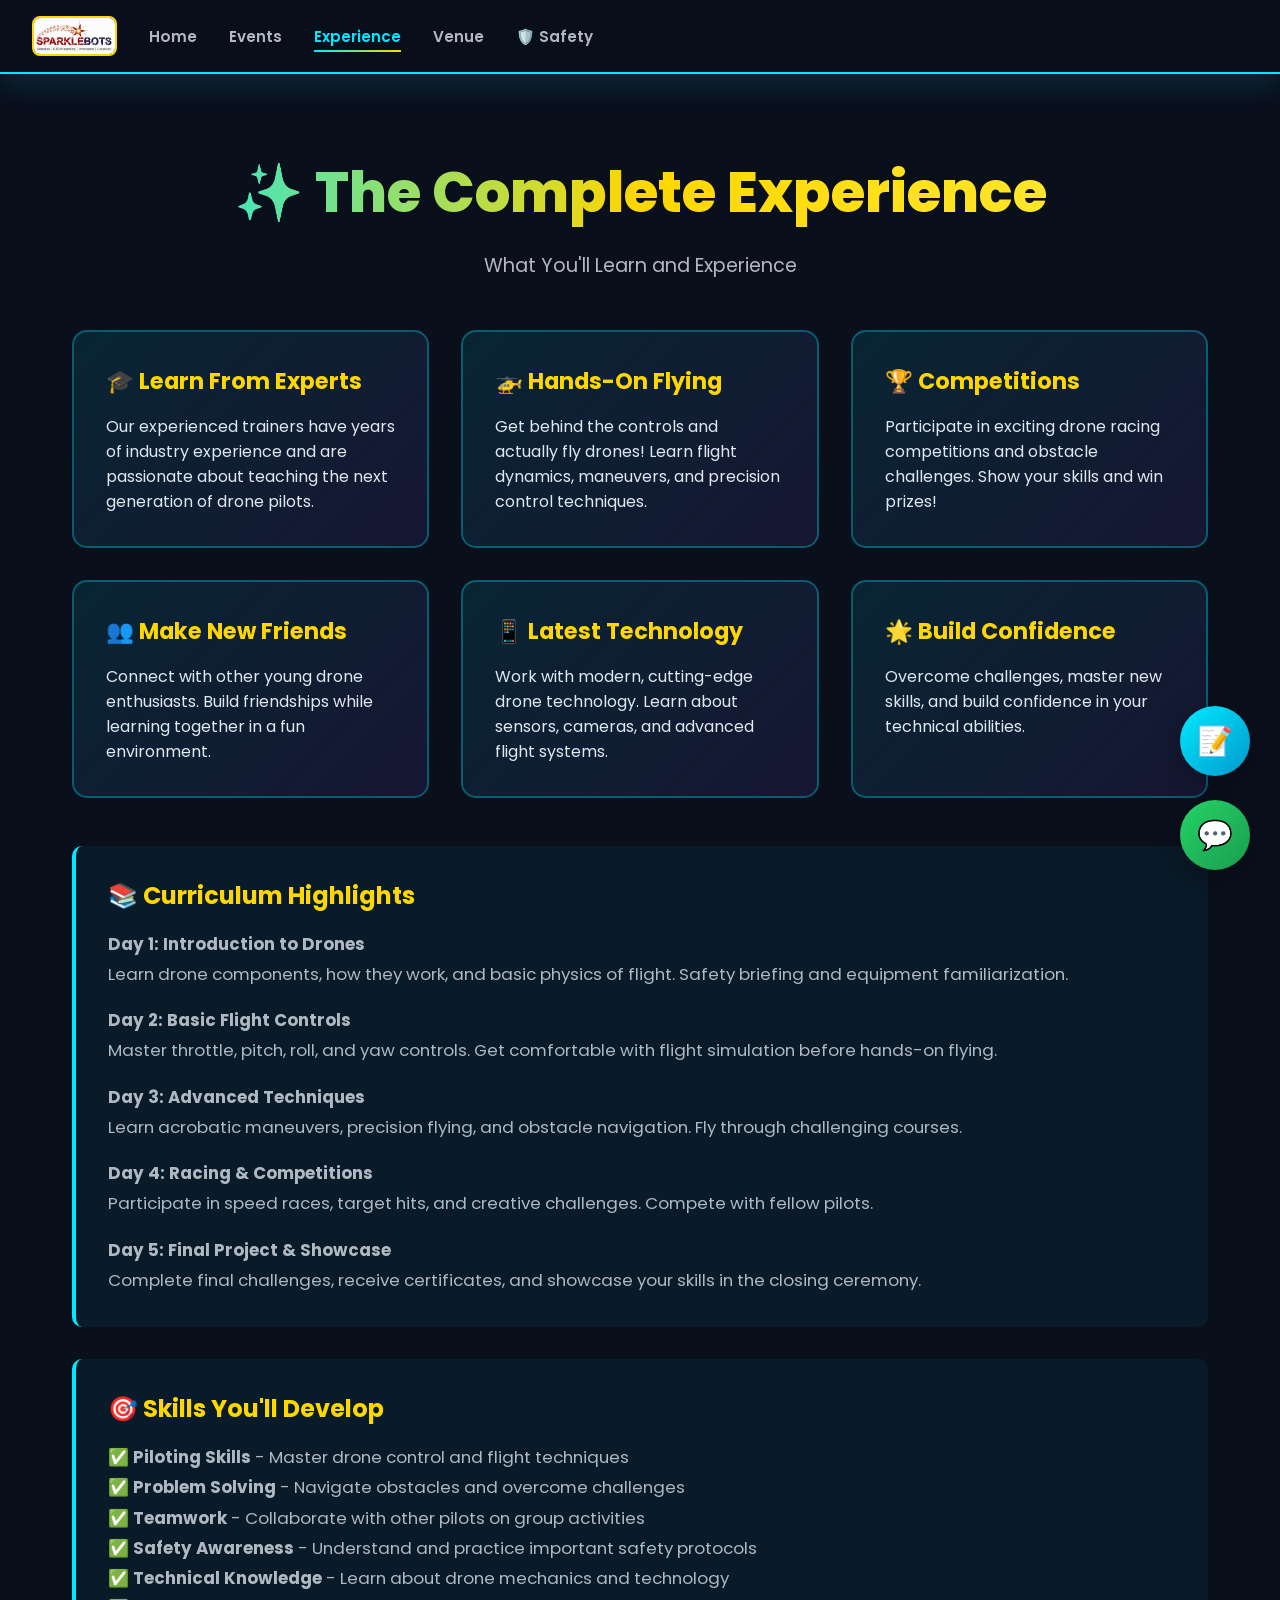
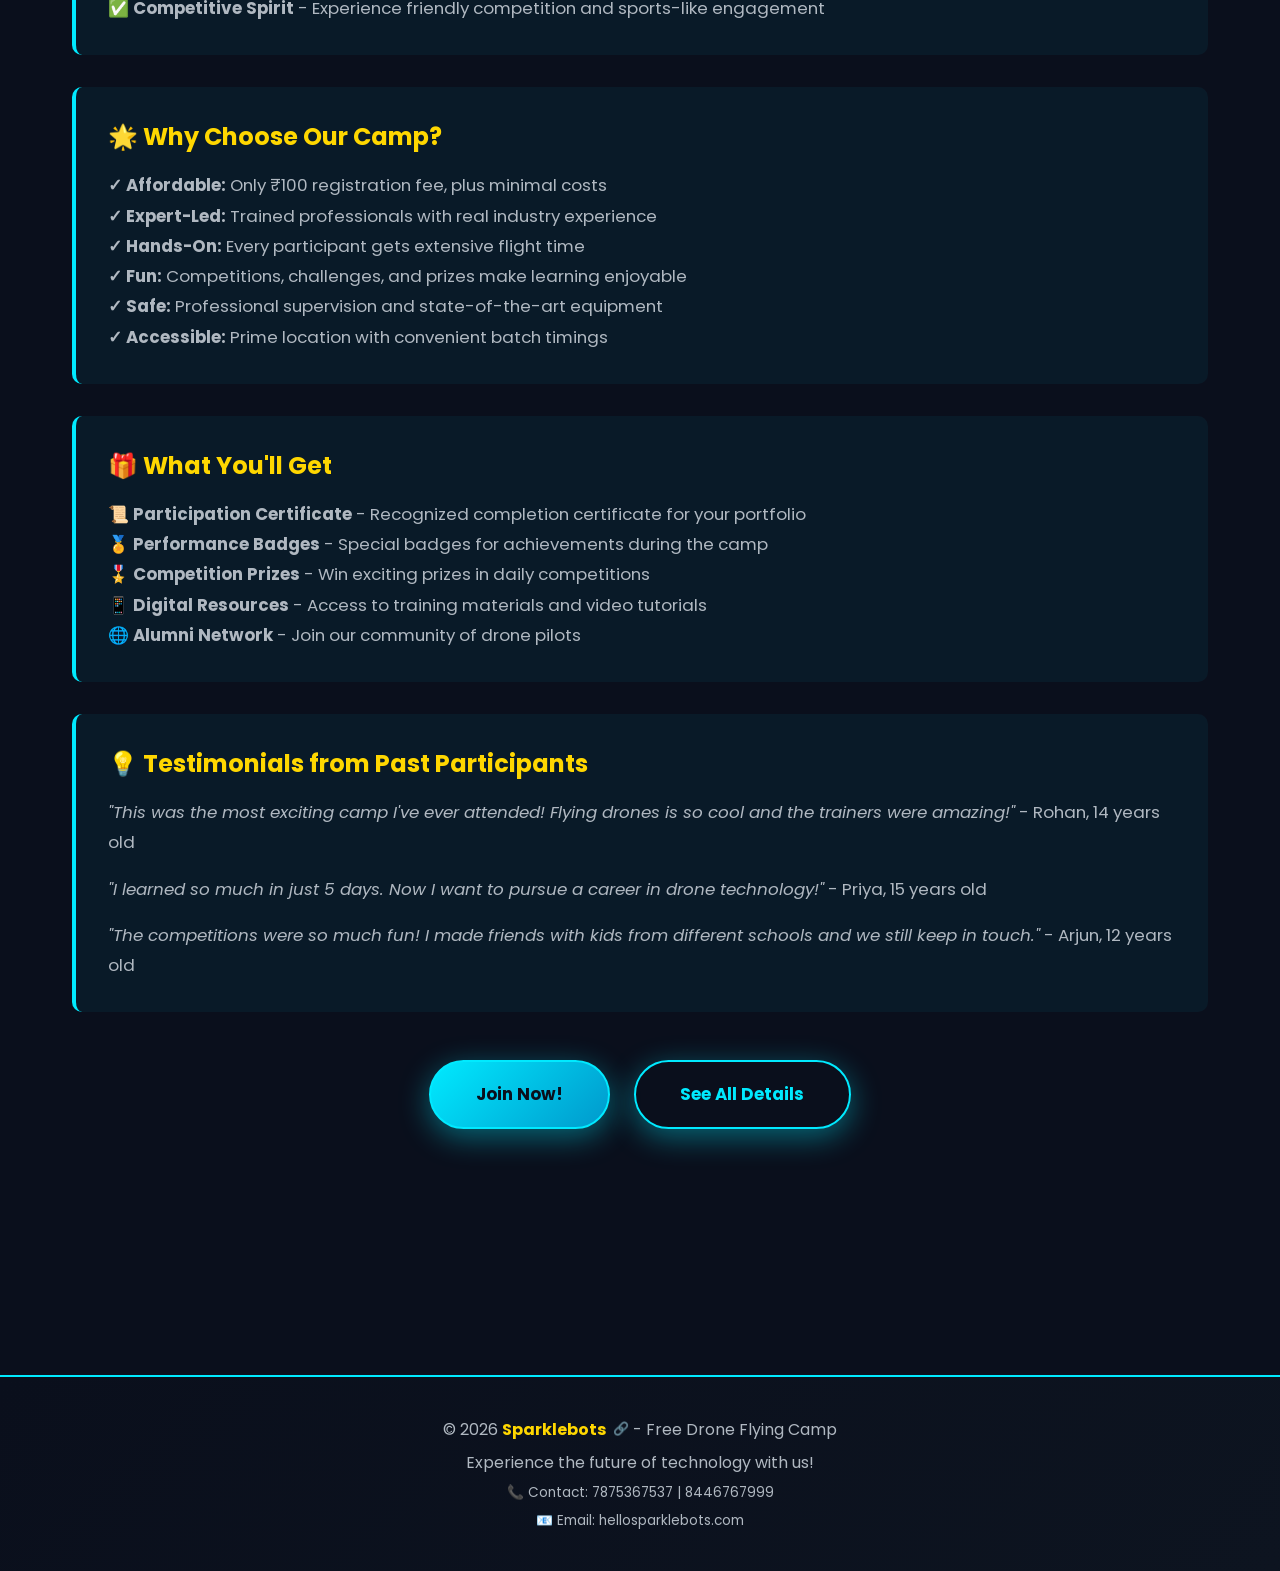
<file: experience.html>
<!doctype html>
<html lang="en">
  <head>
    <meta charset="UTF-8" />
    <meta name="viewport" content="width=device-width, initial-scale=1.0" />
    <title>Experience - Free Drone Flying Camp</title>
    <link
      href="https://fonts.googleapis.com/css2?family=Poppins:wght@300;400;600;700;800&display=swap"
      rel="stylesheet" />
    <link rel="stylesheet" href="style.css" />
  </head>
  <body>
    <!-- Navigation -->
    <nav class="navbar">
      <div class="nav-container">
        <div class="nav-logo">
          <span
            class="logo-text"
            onclick="
              window.open('https://sparkle-bot.vercel.app', '_blank');
              return false;
            ">
            <img src="logo.jpg" alt="Logo" class="logo-img" />
          </span>
        </div>

        <ul class="nav-menu">
          <li><a href="index.html" class="nav-link">Home</a></li>
          <li><a href="events.html" class="nav-link">Events</a></li>
          <li><a href="experience.html" class="nav-link">Experience</a></li>
          <li><a href="venue.html" class="nav-link">Venue</a></li>
          <li>
            <a
              href="javascript:void(0)"
              onclick="openSafetyModal()"
              class="nav-link"
              >🛡️ Safety</a
            >
          </li>
        </ul>

        <div class="hamburger">
          <span></span>
          <span></span>
          <span></span>
        </div>
      </div>
    </nav>

    <!-- Main Content -->
    <section class="page-section">
      <div class="page-header">
        <h1 class="page-title">✨ The Complete Experience</h1>
        <p class="page-subtitle">What You'll Learn and Experience</p>
      </div>

      <!-- Experience Grid -->
      <div class="events-grid">
        <div class="event-card">
          <h3>🎓 Learn From Experts</h3>
          <p>
            Our experienced trainers have years of industry experience and are
            passionate about teaching the next generation of drone pilots.
          </p>
        </div>

        <div class="event-card">
          <h3>🚁 Hands-On Flying</h3>
          <p>
            Get behind the controls and actually fly drones! Learn flight
            dynamics, maneuvers, and precision control techniques.
          </p>
        </div>

        <div class="event-card">
          <h3>🏆 Competitions</h3>
          <p>
            Participate in exciting drone racing competitions and obstacle
            challenges. Show your skills and win prizes!
          </p>
        </div>

        <div class="event-card">
          <h3>👥 Make New Friends</h3>
          <p>
            Connect with other young drone enthusiasts. Build friendships while
            learning together in a fun environment.
          </p>
        </div>

        <div class="event-card">
          <h3>📱 Latest Technology</h3>
          <p>
            Work with modern, cutting-edge drone technology. Learn about
            sensors, cameras, and advanced flight systems.
          </p>
        </div>

        <div class="event-card">
          <h3>🌟 Build Confidence</h3>
          <p>
            Overcome challenges, master new skills, and build confidence in your
            technical abilities.
          </p>
        </div>
      </div>

      <!-- Detailed Experience Sections -->
      <div class="info-section">
        <h3>📚 Curriculum Highlights</h3>
        <p><strong>Day 1: Introduction to Drones</strong></p>
        <p>
          Learn drone components, how they work, and basic physics of flight.
          Safety briefing and equipment familiarization.
        </p>

        <p style="margin-top: 1rem">
          <strong>Day 2: Basic Flight Controls</strong>
        </p>
        <p>
          Master throttle, pitch, roll, and yaw controls. Get comfortable with
          flight simulation before hands-on flying.
        </p>

        <p style="margin-top: 1rem">
          <strong>Day 3: Advanced Techniques</strong>
        </p>
        <p>
          Learn acrobatic maneuvers, precision flying, and obstacle navigation.
          Fly through challenging courses.
        </p>

        <p style="margin-top: 1rem">
          <strong>Day 4: Racing & Competitions</strong>
        </p>
        <p>
          Participate in speed races, target hits, and creative challenges.
          Compete with fellow pilots.
        </p>

        <p style="margin-top: 1rem">
          <strong>Day 5: Final Project & Showcase</strong>
        </p>
        <p>
          Complete final challenges, receive certificates, and showcase your
          skills in the closing ceremony.
        </p>
      </div>

      <div class="info-section">
        <h3>🎯 Skills You'll Develop</h3>
        <p>
          ✅ <strong>Piloting Skills</strong> - Master drone control and flight
          techniques
        </p>
        <p>
          ✅ <strong>Problem Solving</strong> - Navigate obstacles and overcome
          challenges
        </p>
        <p>
          ✅ <strong>Teamwork</strong> - Collaborate with other pilots on group
          activities
        </p>
        <p>
          ✅ <strong>Safety Awareness</strong> - Understand and practice
          important safety protocols
        </p>
        <p>
          ✅ <strong>Technical Knowledge</strong> - Learn about drone mechanics
          and technology
        </p>
        <p>
          ✅ <strong>Competitive Spirit</strong> - Experience friendly
          competition and sports-like engagement
        </p>
      </div>

      <div class="info-section">
        <h3>🌟 Why Choose Our Camp?</h3>
        <p>
          <strong>✓ Affordable:</strong> Only ₹100 registration fee, plus
          minimal costs
        </p>
        <p>
          <strong>✓ Expert-Led:</strong> Trained professionals with real
          industry experience
        </p>
        <p>
          <strong>✓ Hands-On:</strong> Every participant gets extensive flight
          time
        </p>
        <p>
          <strong>✓ Fun:</strong> Competitions, challenges, and prizes make
          learning enjoyable
        </p>
        <p>
          <strong>✓ Safe:</strong> Professional supervision and state-of-the-art
          equipment
        </p>
        <p>
          <strong>✓ Accessible:</strong> Prime location with convenient batch
          timings
        </p>
      </div>

      <div class="info-section">
        <h3>🎁 What You'll Get</h3>
        <p>
          📜 <strong>Participation Certificate</strong> - Recognized completion
          certificate for your portfolio
        </p>
        <p>
          🏅 <strong>Performance Badges</strong> - Special badges for
          achievements during the camp
        </p>
        <p>
          🎖️ <strong>Competition Prizes</strong> - Win exciting prizes in daily
          competitions
        </p>
        <p>
          📱 <strong>Digital Resources</strong> - Access to training materials
          and video tutorials
        </p>
        <p>
          🌐 <strong>Alumni Network</strong> - Join our community of drone
          pilots
        </p>
      </div>

      <div class="info-section">
        <h3>💡 Testimonials from Past Participants</h3>
        <p>
          <em
            >"This was the most exciting camp I've ever attended! Flying drones
            is so cool and the trainers were amazing!"</em
          >
          - Rohan, 14 years old
        </p>

        <p style="margin-top: 1rem">
          <em
            >"I learned so much in just 5 days. Now I want to pursue a career in
            drone technology!"</em
          >
          - Priya, 15 years old
        </p>

        <p style="margin-top: 1rem">
          <em
            >"The competitions were so much fun! I made friends with kids from
            different schools and we still keep in touch."</em
          >
          - Arjun, 12 years old
        </p>
      </div>

      <!-- CTA Buttons -->
      <div class="cta-buttons" style="margin-top: 3rem">
        <a href="registration.html" class="btn btn-primary">Join Now!</a>
        <a href="events.html" class="btn btn-secondary">See All Details</a>
      </div>
    </section>

    <!-- Footer -->
    <footer>
      <p>
        &copy; 2026
        <a
          href="javascript:void(0)"
          onclick="window.open('https://sparkle-bot.vercel.app', '_blank')"
          class="sparkle-link"
          >Sparklebots</a
        >
        - Free Drone Flying Camp
      </p>
      <p>Experience the future of technology with us!</p>
      <div style="margin-top: 0.5rem; font-size: 0.85rem">
        <p>📞 Contact: 7875367537 | 8446767999</p>
        <p>📧 Email: hellosparklebots.com</p>
      </div>
    </footer>

    <!-- Floating Action Buttons -->
    <div class="floating-buttons">
      <a href="registration.html" class="fab fab-register" title="Register Now">
        <span class="fab-icon">📝</span>
        <span class="fab-label">Register</span>
      </a>
      <button
        class="fab fab-whatsapp"
        onclick="openWhatsApp()"
        title="Chat on WhatsApp">
        <span class="fab-icon">💬</span>
        <span class="fab-label">WhatsApp</span>
      </button>
    </div>

    <!-- Safety Protocols Modal -->
    <div id="safetyModal" class="modal">
      <div class="modal-content">
        <div class="modal-header">
          <h2 class="modal-title">🛡️ Safety Protocols</h2>
          <button class="modal-close" onclick="closeSafetyModal()">
            &times;
          </button>
        </div>
        <div class="modal-body">
          <p>
            ✅
            <strong>All activities supervised by trained professionals</strong>
          </p>
          <p>
            Our experienced trainers ensure complete supervision throughout all
            drone flying activities.
          </p>

          <p>✅ <strong>Regular sanitization of equipment and areas</strong></p>
          <p>
            All drones and equipment are thoroughly sanitized before and after
            use to maintain hygiene standards.
          </p>

          <p>✅ <strong>First aid support available on-site</strong></p>
          <p>
            Certified first aid personnel are present at all times during the
            camp.
          </p>

          <p>
            ✅ <strong>All participants wear safety gear when flying</strong>
          </p>
          <p>
            Safety helmets and protective gear are mandatory for all
            participants during drone operations.
          </p>

          <p>✅ <strong>Safe distance maintained during activities</strong></p>
          <p>
            All activities are conducted in designated safe zones with proper
            distance maintained from spectators.
          </p>
        </div>
        <div class="modal-footer">
          <button onclick="openWhatsApp()">💬 Ask Questions</button>
          <button onclick="closeSafetyModal()">Close</button>
        </div>
      </div>
    </div>

    <!-- Camp Info Modal -->
    <div id="campInfoModal" class="modal">
      <div class="modal-content">
        <div class="modal-header">
          <h2 class="modal-title">🚁 Camp Information</h2>
          <button class="modal-close" onclick="closeCampInfoModal()">
            &times;
          </button>
        </div>
        <div class="modal-body">
          <p><strong>📅 Duration:</strong> 5 Days (20-24 April 2026)</p>
          <p>
            Intensive hands-on training program for young drone enthusiasts.
          </p>

          <p><strong>⏰ Daily Duration:</strong> 2 Hours per Day</p>
          <p>Flexible batch timings available:</p>
          <p>• Batch 1: 9:00 AM - 11:00 AM</p>
          <p>• Batch 2: 4:00 PM - 6:00 PM</p>

          <p><strong>💰 Registration Fee:</strong> ₹100 (Payable at Venue)</p>
          <p>
            The fee is completely FREE - only ₹100 registration charge to be
            paid when you reach the venue.
          </p>

          <p><strong>👥 Batch Size:</strong> Maximum 20 students per batch</p>
          <p>Trainer-student ratio of 1:8 for personalized attention.</p>

          <p><strong>👥 Age Group:</strong> 8-16 Years</p>
          <p>
            Suitable for all age groups within this range, no prior experience
            required.
          </p>

          <p>
            <strong>📑 Venue:</strong> Eklavya School, DP Road, Kothrud, Pune
          </p>
        </div>
        <div class="modal-footer">
          <a href="registration.html" style="text-decoration: none; flex: 1">
            <button style="width: 100%">📝 Register Now</button>
          </a>
          <button onclick="closeCampInfoModal()">Close</button>
        </div>
      </div>
    </div>

    <!-- Expert Certificate Modal -->
    <div id="certificateModal" class="modal">
      <div class="modal-content">
        <div class="modal-header">
          <h2 class="modal-title">🏆 Expert Certificate</h2>
          <button class="modal-close" onclick="closeCertificateModal()">
            &times;
          </button>
        </div>
        <div class="modal-body">
          <p><strong>📜 Professional Recognition</strong></p>
          <p>
            After successfully completing the 5-day camp, every participant
            receives an official drone flying certificate from expert trainers.
          </p>

          <p><strong>✅ Certificate Benefits</strong></p>
          <p>
            This certificate is recognized and can be added to your portfolio,
            resume, or academic profile.
          </p>

          <p><strong>🎓 Proof of Achievement</strong></p>
          <p>The certificate validates your:</p>
          <p>• Basic drone flying skills and knowledge</p>
          <p>• Safety protocol understanding</p>
          <p>• Technical proficiency with modern drones</p>
          <p>• Completion of structured training program</p>

          <p><strong>👴‍👼 Issued by Experts</strong></p>
          <p>
            All certificates are signed and issued by our certified professional
            trainers with years of industry experience.
          </p>

          <p><strong>🌟 Career Building</strong></p>
          <p>This certification can help you in:</p>
          <p>• School/college projects and competitions</p>
          <p>• Future drone pilot certifications</p>
          <p>• Building a foundation for a career in drone technology</p>
          <p>• Demonstrating commitment to learning new skills</p>
        </div>
        <div class="modal-footer">
          <a href="registration.html" style="text-decoration: none; flex: 1">
            <button style="width: 100%">📝 Register Now</button>
          </a>
          <button onclick="closeCertificateModal()">Close</button>
        </div>
      </div>
    </div>

    <!-- Expert Trainers Modal -->
    <div id="trainersModal" class="modal">
      <div class="modal-content">
        <div class="modal-header">
          <h2 class="modal-title">👨‍🏫 Expert Trainers</h2>
          <button class="modal-close" onclick="closeTrainersModal()">
            &times;
          </button>
        </div>
        <div class="modal-body">
          <p><strong>👨‍🎓 Professional & Experienced</strong></p>
          <p>
            Our trainers have years of industry experience in drone technology
            and aviation.
          </p>

          <p><strong>🎯 Specialized Training</strong></p>
          <p>
            Each trainer is specialized in different aspects of drone flying:
          </p>
          <p>• Flight dynamics and control</p>
          <p>• Safety protocols and emergency procedures</p>
          <p>• Advanced maneuvers and competitions</p>
          <p>• Technical knowledge and maintenance</p>

          <p><strong>🏆 Certified Professionals</strong></p>
          <p>
            All trainers are certified in drone operations and emergency
            response.
          </p>

          <p><strong>👥 Personalized Attention</strong></p>
          <p>
            1:8 trainer-to-student ratio ensures each participant gets dedicated
            guidance.
          </p>

          <p><strong>💡 Teaching Excellence</strong></p>
          <p>
            Passionate educators dedicated to making learning fun and memorable
            for young pilots.
          </p>
        </div>
        <div class="modal-footer">
          <a href="registration.html" style="text-decoration: none; flex: 1">
            <button style="width: 100%">📝 Register Now</button>
          </a>
          <button onclick="closeTrainersModal()">Close</button>
        </div>
      </div>
    </div>

    <!-- Hands-On Experience Modal -->
    <div id="handsOnModal" class="modal">
      <div class="modal-content">
        <div class="modal-header">
          <h2 class="modal-title">✋ Hands-On Experience</h2>
          <button class="modal-close" onclick="closeHandsOnModal()">
            &times;
          </button>
        </div>
        <div class="modal-body">
          <p><strong>🚁 Extensive Flight Time</strong></p>
          <p>
            Every participant gets real hands-on flying time with modern drones
            - not just theory!
          </p>

          <p><strong>🎮 Learn by Doing</strong></p>
          <p>Progressive training from basic controls to advanced maneuvers:</p>
          <p>• Hover and basic movement</p>
          <p>• Forward, backward, and lateral flight</p>
          <p>• Advanced tricks and stunts</p>
          <p>• Precision flying and competitions</p>

          <p><strong>🏁 Live Competitions</strong></p>
          <p>
            Participate in exciting daily challenges, obstacle courses, and
            drone racing events.
          </p>

          <p><strong>📱 Modern Equipment</strong></p>
          <p>
            Fly cutting-edge drones with cameras, stabilizers, and advanced
            sensors.
          </p>

          <p><strong>🎓 Practical Knowledge</strong></p>
          <p>
            Learn maintenance, troubleshooting, and technical aspects through
            hands-on practice.
          </p>
        </div>
        <div class="modal-footer">
          <a href="registration.html" style="text-decoration: none; flex: 1">
            <button style="width: 100%">📝 Register Now</button>
          </a>
          <button onclick="closeHandsOnModal()">Close</button>
        </div>
      </div>
    </div>

    <!-- Ages 8-16 Modal -->
    <div id="agesModal" class="modal">
      <div class="modal-content">
        <div class="modal-header">
          <h2 class="modal-title">👥 Ages 8-16 | Family Friendly</h2>
          <button class="modal-close" onclick="closeAgesModal()">
            &times;
          </button>
        </div>
        <div class="modal-body">
          <p><strong>🎯 Perfect for All Skill Levels</strong></p>
          <p>
            No prior experience required! Complete beginners welcome. We teach
            from scratch.
          </p>

          <p><strong>👧 Age-Appropriate Training</strong></p>
          <p>
            Program designed specifically for young learners aged 8-16 years:
          </p>
          <p>
            • Younger kids (8-10): Basic flying and introduction to technology
          </p>
          <p>
            • Middle kids (11-13): Advanced skills and competitive activities
          </p>
          <p>
            • Older kids (14-16): Expert techniques and leadership opportunities
          </p>

          <p><strong>👨‍👩‍👧‍👦 Family-Friendly Environment</strong></p>
          <p>
            Safe, supervised space where parents can observe and participate in
            activities.
          </p>

          <p><strong>🛡️ Safety First</strong></p>
          <p>
            All activities supervised by trained professionals with safety gear
            and protocols.
          </p>

          <p><strong>🏫 Educational & Fun</strong></p>
          <p>
            Learn STEM concepts (Science, Technology, Engineering, Math) while
            having incredible fun!
          </p>

          <p><strong>👥 Make Friends</strong></p>
          <p>
            Connect with other young drone enthusiasts, build teamwork skills,
            and lasting friendships.
          </p>
        </div>
        <div class="modal-footer">
          <a href="registration.html" style="text-decoration: none; flex: 1">
            <button style="width: 100%">📝 Register Now</button>
          </a>
          <button onclick="closeAgesModal()">Close</button>
        </div>
      </div>
    </div>

    <script src="script.js"></script>
  </body>
</html>
</file>
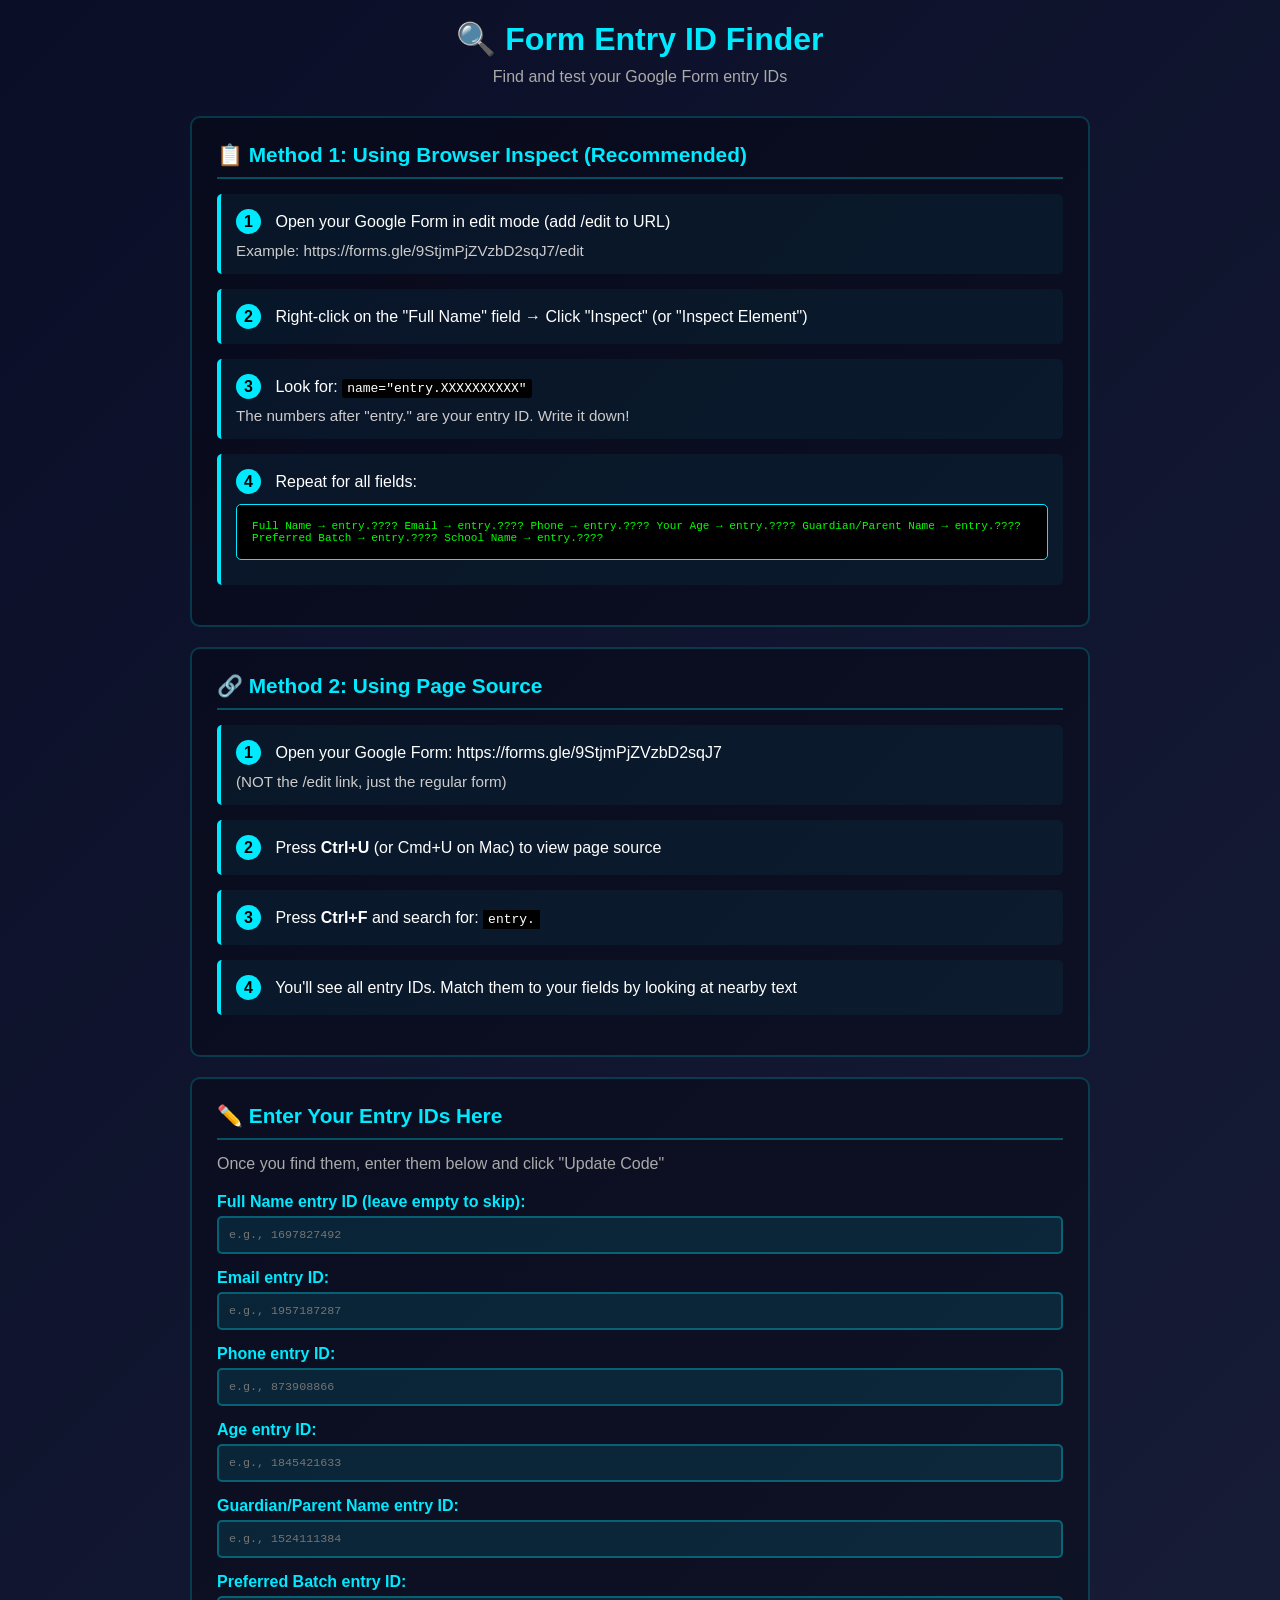
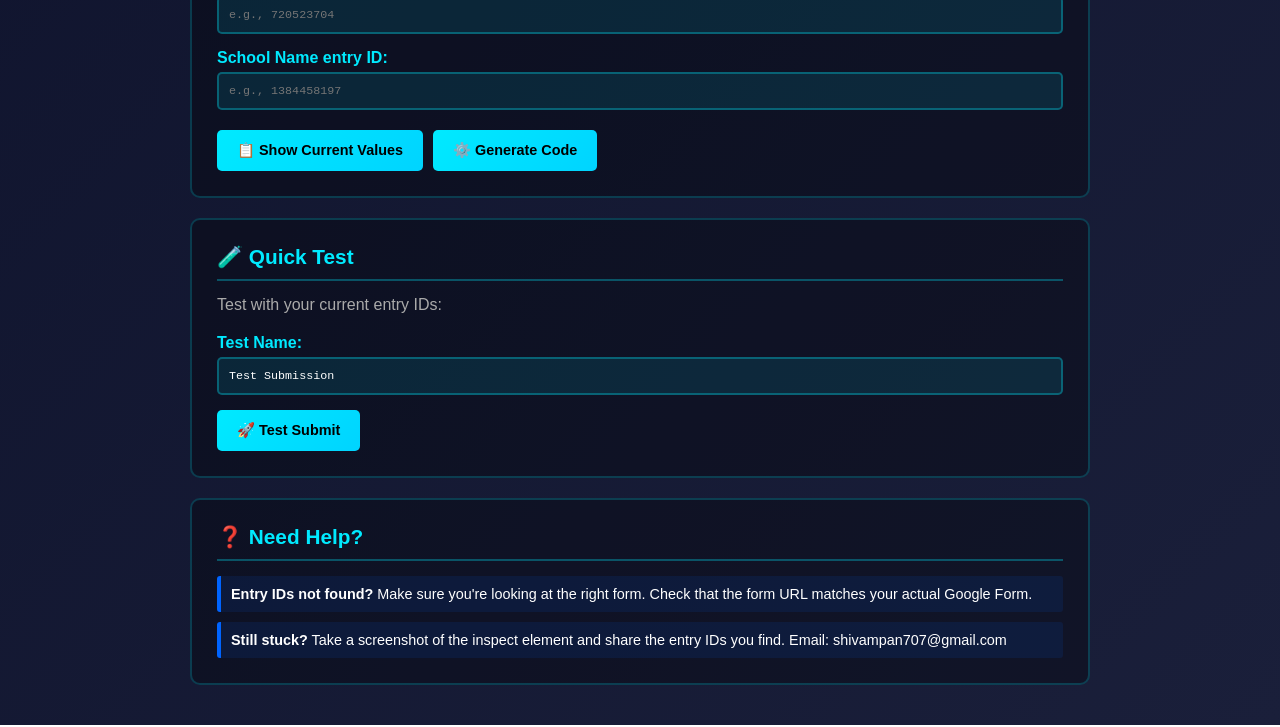
<file: find-entry-ids.html>
<!doctype html>
<html lang="en">
  <head>
    <meta charset="UTF-8" />
    <meta name="viewport" content="width=device-width, initial-scale=1.0" />
    <title>Form Entry ID Finder - Drone Camp</title>
    <style>
      * {
        margin: 0;
        padding: 0;
        box-sizing: border-box;
      }

      body {
        font-family: "Poppins", sans-serif;
        background: linear-gradient(135deg, #0a0e27 0%, #1a1f3a 100%);
        color: #fff;
        padding: 20px;
        min-height: 100vh;
      }

      .container {
        max-width: 900px;
        margin: 0 auto;
      }

      h1 {
        text-align: center;
        margin-bottom: 10px;
        color: #00eaff;
        font-size: 2em;
      }

      .subtitle {
        text-align: center;
        color: #aaa;
        margin-bottom: 30px;
      }

      .section {
        background: rgba(0, 0, 0, 0.3);
        border: 2px solid rgba(0, 234, 255, 0.2);
        border-radius: 10px;
        padding: 25px;
        margin-bottom: 20px;
      }

      .section h2 {
        color: #00eaff;
        margin-bottom: 15px;
        font-size: 1.3em;
        border-bottom: 2px solid rgba(0, 234, 255, 0.3);
        padding-bottom: 10px;
      }

      .step {
        background: rgba(0, 234, 255, 0.05);
        border-left: 4px solid #00eaff;
        padding: 15px;
        margin-bottom: 15px;
        border-radius: 5px;
      }

      .step-number {
        background: #00eaff;
        color: #000;
        width: 25px;
        height: 25px;
        border-radius: 50%;
        display: inline-flex;
        align-items: center;
        justify-content: center;
        font-weight: bold;
        margin-right: 10px;
      }

      .step p {
        margin-top: 8px;
        color: #ccc;
        font-size: 0.95em;
      }

      .code-block {
        background: #000;
        border: 1px solid #00eaff;
        padding: 15px;
        border-radius: 5px;
        font-family: monospace;
        color: #00ff00;
        overflow-x: auto;
        margin: 10px 0;
        font-size: 0.85em;
      }

      .input-group {
        margin-bottom: 15px;
      }

      label {
        display: block;
        margin-bottom: 5px;
        color: #00eaff;
        font-weight: 600;
      }

      input {
        width: 100%;
        padding: 10px;
        background: rgba(0, 234, 255, 0.1);
        border: 2px solid rgba(0, 234, 255, 0.3);
        color: #fff;
        border-radius: 5px;
        font-family: monospace;
        font-size: 0.9em;
      }

      input:focus {
        outline: none;
        border-color: #00eaff;
        box-shadow: 0 0 10px rgba(0, 234, 255, 0.3);
      }

      .button-group {
        display: flex;
        gap: 10px;
        margin-top: 20px;
        flex-wrap: wrap;
      }

      button {
        background: linear-gradient(135deg, #00eaff 0%, #00d4ff 100%);
        color: #000;
        border: none;
        padding: 12px 20px;
        border-radius: 5px;
        font-weight: 600;
        cursor: pointer;
        transition: all 0.3s ease;
        font-size: 0.9em;
      }

      button:hover {
        transform: translateY(-2px);
        box-shadow: 0 5px 15px rgba(0, 234, 255, 0.4);
      }

      .success {
        background: rgba(0, 255, 0, 0.1);
        border: 2px solid #00ff00;
        color: #00ff00;
        padding: 15px;
        border-radius: 5px;
        margin-top: 15px;
      }

      .warning {
        background: rgba(255, 165, 0, 0.1);
        border: 2px solid #ffa500;
        color: #ffa500;
        padding: 15px;
        border-radius: 5px;
        margin-top: 15px;
      }

      .note {
        background: rgba(0, 100, 255, 0.1);
        border-left: 4px solid #0064ff;
        padding: 10px;
        margin-top: 10px;
        border-radius: 3px;
        font-size: 0.9em;
      }
    </style>
  </head>
  <body>
    <div class="container">
      <h1>🔍 Form Entry ID Finder</h1>
      <p class="subtitle">Find and test your Google Form entry IDs</p>

      <!-- Method 1: Inspect Element -->
      <div class="section">
        <h2>📋 Method 1: Using Browser Inspect (Recommended)</h2>

        <div class="step">
          <span class="step-number">1</span>
          Open your Google Form in edit mode (add /edit to URL)
          <p>Example: https://forms.gle/9StjmPjZVzbD2sqJ7/edit</p>
        </div>

        <div class="step">
          <span class="step-number">2</span>
          Right-click on the "Full Name" field → Click "Inspect" (or "Inspect
          Element")
        </div>

        <div class="step">
          <span class="step-number">3</span>
          Look for:
          <code style="background: #000; padding: 2px 5px; border-radius: 3px"
            >name="entry.XXXXXXXXXX"</code
          >
          <p>The numbers after "entry." are your entry ID. Write it down!</p>
        </div>

        <div class="step">
          <span class="step-number">4</span>
          Repeat for all fields:
          <div class="code-block">
            Full Name → entry.???? Email → entry.???? Phone → entry.???? Your
            Age → entry.???? Guardian/Parent Name → entry.???? Preferred Batch →
            entry.???? School Name → entry.????
          </div>
        </div>
      </div>

      <!-- Method 2: From Page Source -->
      <div class="section">
        <h2>🔗 Method 2: Using Page Source</h2>

        <div class="step">
          <span class="step-number">1</span>
          Open your Google Form: https://forms.gle/9StjmPjZVzbD2sqJ7
          <p>(NOT the /edit link, just the regular form)</p>
        </div>

        <div class="step">
          <span class="step-number">2</span>
          Press <strong>Ctrl+U</strong> (or Cmd+U on Mac) to view page source
        </div>

        <div class="step">
          <span class="step-number">3</span>
          Press <strong>Ctrl+F</strong> and search for:
          <code style="background: #000; padding: 2px 5px">entry.</code>
        </div>

        <div class="step">
          <span class="step-number">4</span>
          You'll see all entry IDs. Match them to your fields by looking at
          nearby text
        </div>
      </div>

      <!-- Enter Your Entry IDs -->
      <div class="section">
        <h2>✏️ Enter Your Entry IDs Here</h2>
        <p style="color: #aaa; margin-bottom: 20px">
          Once you find them, enter them below and click "Update Code"
        </p>

        <div class="input-group">
          <label>Full Name entry ID (leave empty to skip):</label>
          <input type="text" id="entryName" placeholder="e.g., 1697827492" />
        </div>

        <div class="input-group">
          <label>Email entry ID:</label>
          <input type="text" id="entryEmail" placeholder="e.g., 1957187287" />
        </div>

        <div class="input-group">
          <label>Phone entry ID:</label>
          <input type="text" id="entryPhone" placeholder="e.g., 873908866" />
        </div>

        <div class="input-group">
          <label>Age entry ID:</label>
          <input type="text" id="entryAge" placeholder="e.g., 1845421633" />
        </div>

        <div class="input-group">
          <label>Guardian/Parent Name entry ID:</label>
          <input
            type="text"
            id="entryGuardian"
            placeholder="e.g., 1524111384" />
        </div>

        <div class="input-group">
          <label>Preferred Batch entry ID:</label>
          <input type="text" id="entryBatch" placeholder="e.g., 720523704" />
        </div>

        <div class="input-group">
          <label>School Name entry ID:</label>
          <input type="text" id="entrySchool" placeholder="e.g., 1384458197" />
        </div>

        <div class="button-group">
          <button onclick="showCurrentValues()">📋 Show Current Values</button>
          <button onclick="generateCode()">⚙️ Generate Code</button>
        </div>

        <div id="result"></div>
      </div>

      <!-- Quick Test -->
      <div class="section">
        <h2>🧪 Quick Test</h2>
        <p style="color: #aaa; margin-bottom: 20px">
          Test with your current entry IDs:
        </p>

        <div class="input-group">
          <label>Test Name:</label>
          <input
            type="text"
            id="testName"
            value="Test Submission"
            placeholder="Enter test name" />
        </div>

        <button onclick="testSubmission()">🚀 Test Submit</button>
        <div id="testResult"></div>
      </div>

      <!-- Help Section -->
      <div class="section">
        <h2>❓ Need Help?</h2>
        <div class="note">
          <strong>Entry IDs not found?</strong> Make sure you're looking at the
          right form. Check that the form URL matches your actual Google Form.
        </div>
        <div class="note" style="margin-top: 10px">
          <strong>Still stuck?</strong> Take a screenshot of the inspect element
          and share the entry IDs you find. Email: shivampan707@gmail.com
        </div>
      </div>
    </div>

    <script>
      function showCurrentValues() {
        const current = {
          name: "1697827492",
          email: "1957187287",
          phone: "873908866",
          age: "1845421633",
          guardian: "1524111384",
          batch: "720523704",
          school: "1384458197",
        };

        let message = "Currently in script.js:\n\n";
        for (let key in current) {
          message += `${key}: entry.${current[key]}\n`;
        }

        alert(message);
      }

      function generateCode() {
        const values = {
          name: document.getElementById("entryName").value,
          email: document.getElementById("entryEmail").value,
          phone: document.getElementById("entryPhone").value,
          age: document.getElementById("entryAge").value,
          guardian: document.getElementById("entryGuardian").value,
          batch: document.getElementById("entryBatch").value,
          school: document.getElementById("entrySchool").value,
        };

        let code = `// Update these lines in script.js around line 343:\n\n`;
        code += `formData.append("entry.${values.name}", nameValue); // Full Name\n`;
        code += `formData.append("entry.${values.email}", emailValue); // Email\n`;
        code += `formData.append("entry.${values.phone}", phoneValue); // Phone\n`;
        code += `formData.append("entry.${values.age}", ageValue); // Age\n`;
        code += `formData.append("entry.${values.guardian}", guardianValue); // Parent Name\n`;
        code += `formData.append("entry.${values.batch}", batchValue); // Preferred Batch\n`;
        code += `formData.append("entry.${values.school}", schoolValue); // School Name\n`;

        document.getElementById("result").innerHTML = `
        <div class="success">
          <strong>✅ Generated Code:</strong>
          <div class="code-block">${code}</div>
          <p style="margin-top: 10px;">Replace the corresponding lines in script.js with these entries!</p>
        </div>
      `;
      }

      function testSubmission() {
        const testName = document.getElementById("testName").value;
        const formURL =
          "https://docs.google.com/forms/d/e/1FAIpQLSeOz70Vr-blHr4ueCsVGCRsxuo30YsyDU7P-lEbPdTSDlweTA/formResponse";

        const formData = new FormData();
        formData.append("entry.1697827492", testName);
        formData.append("entry.1957187287", "test@example.com");
        formData.append("entry.873908866", "9999999999");
        formData.append("entry.1845421633", "10");
        formData.append("entry.1524111384", "Test Parent");
        formData.append("entry.720523704", "B1");
        formData.append("entry.1384458197", "Test School");

        fetch(formURL, {
          method: "POST",
          mode: "no-cors",
          body: formData,
        })
          .then(() => {
            document.getElementById("testResult").innerHTML = `
          <div class="success">
            ✅ Test submission sent! Check your Google Sheet in 30 seconds.
          </div>
        `;
          })
          .catch((err) => {
            document.getElementById("testResult").innerHTML = `
          <div class="warning">
            ⚠️ Error: ${err.message}
          </div>
        `;
          });
      }
    </script>
  </body>
</html>
</file>
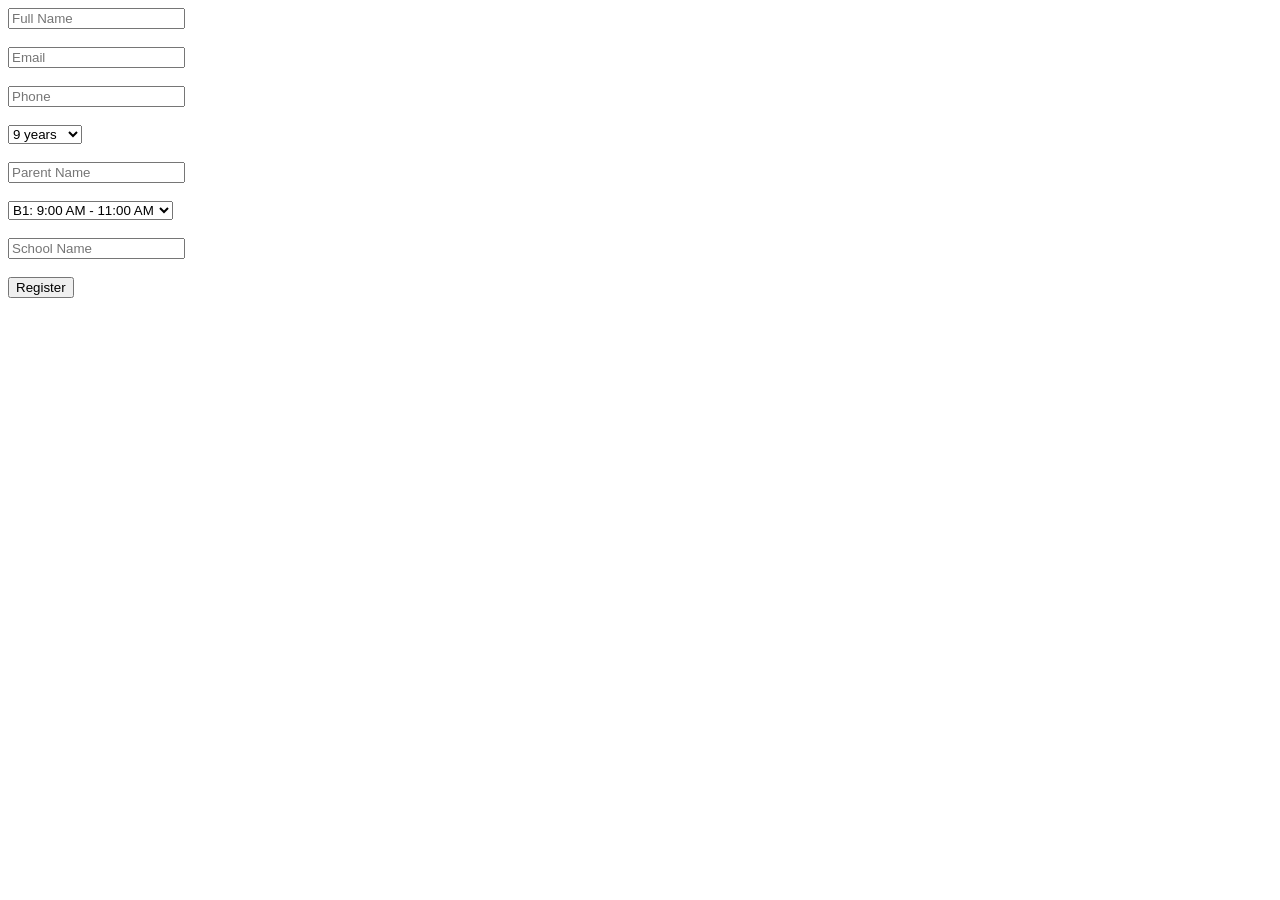
<file: google-form-submit.html>
<!doctype html>
<html>
  <head>
    <title>Drone Registration</title>
  </head>

  <body>
    <form id="droneForm">
      <input id="name" placeholder="Full Name" required /><br /><br />
      <input id="email" placeholder="Email" required /><br /><br />
      <input id="phone" placeholder="Phone" required /><br /><br />

      <select id="age" required>
        <option>9 years</option>
        <option>10 years</option>
        <option>11 years</option>
        <option>12 years</option>
        <option>13 years</option>
        <option>14 years</option>
        <option>15 years</option>
        <option>16 years</option></select
      ><br /><br />

      <input id="parentName" placeholder="Parent Name" required /><br /><br />

      <select id="batch" required>
        <option>B1: 9:00 AM - 11:00 AM</option>
        <option>B2: 4:00 PM - 6:00 PM</option></select
      ><br /><br />

      <input id="school" placeholder="School Name" required /><br /><br />

      <button type="submit">Register</button>
    </form>

    <script>
      document
        .getElementById("droneForm")
        .addEventListener("submit", function (e) {
          e.preventDefault();

          const url =
            "https://docs.google.com/forms/d/e/1FAIpQLSeOz70Vr-blHr4ueCsVGCRsxuo30YsyDU7P-lEbPdTSDlweTA/formResponse";

          const data = new URLSearchParams({
            "entry.1697827492": document.getElementById("name").value,
            "entry.1957187287": document.getElementById("email").value,
            "entry.873908866": document.getElementById("phone").value,
            "entry.1845421633": document.getElementById("age").value,
            "entry.1524111384": document.getElementById("parentName").value,
            "entry.720523704": document.getElementById("batch").value,
            "entry.1384458197": document.getElementById("school").value,
          });

          fetch(url, {
            method: "POST",
            mode: "no-cors",
            headers: {
              "Content-Type": "application/x-www-form-urlencoded",
            },
            body: data.toString(),
          });

          alert("Registration Successful!");
          document.getElementById("droneForm").reset();
        });
    </script>
  </body>
</html>
</file>
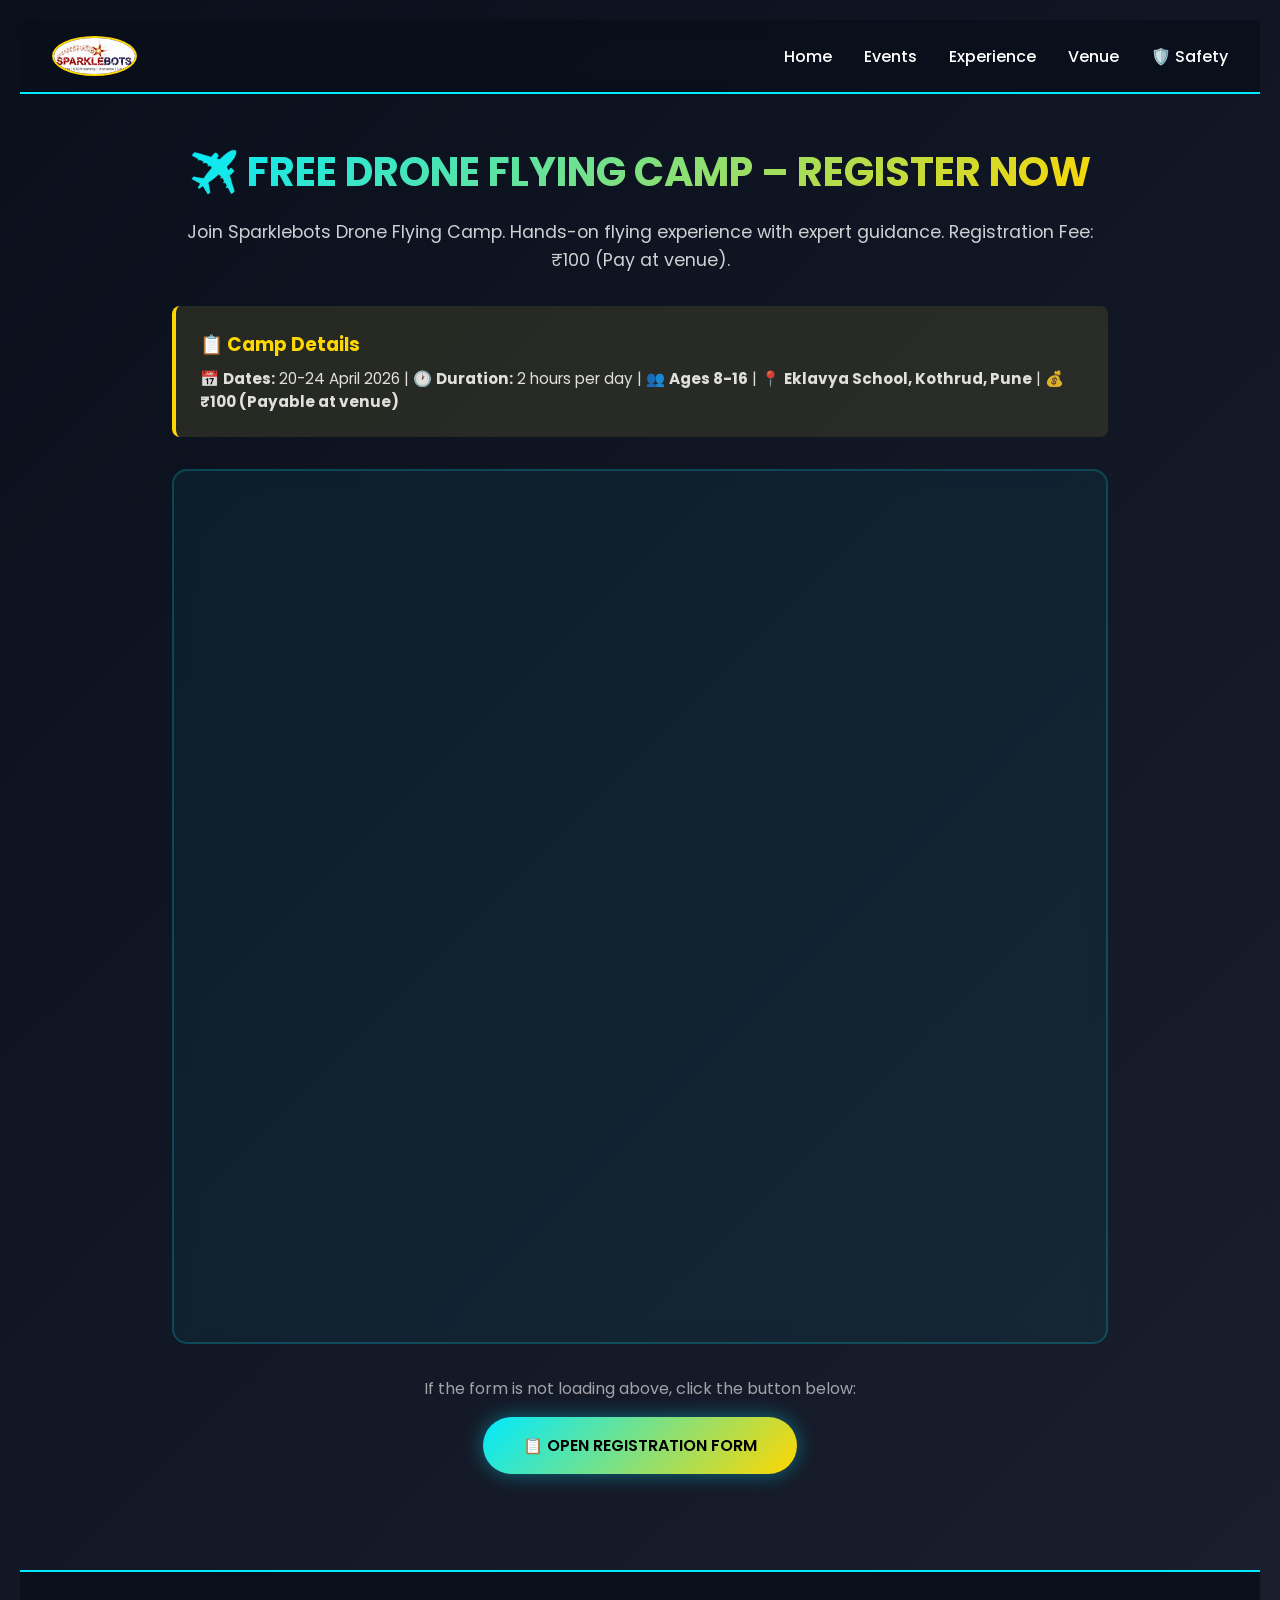
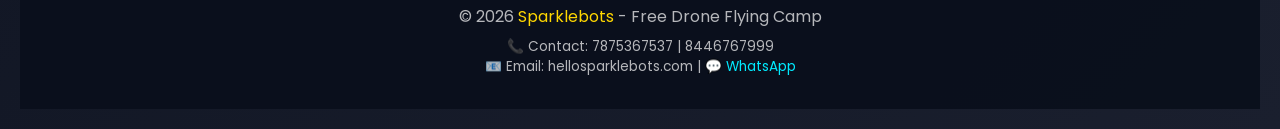
<file: register.html>
<!doctype html>
<html lang="en">
  <head>
    <meta charset="UTF-8" />
    <meta name="viewport" content="width=device-width, initial-scale=1.0" />
    <title>Register - Free Drone Flying Camp</title>
    <link
      href="https://fonts.googleapis.com/css2?family=Poppins:wght@300;400;600;700;800&display=swap"
      rel="stylesheet" />
    <style>
      * {
        margin: 0;
        padding: 0;
        box-sizing: border-box;
      }

      :root {
        --dark-bg: #0a0f1c;
        --neon-blue: #00eaff;
        --golden: #ffd700;
        --light-text: #ffffff;
        --border-color: rgba(0, 234, 255, 0.2);
      }

      body {
        font-family: "Poppins", sans-serif;
        background: linear-gradient(135deg, #0a0f1c 0%, #1a1f2e 100%);
        color: var(--light-text);
        min-height: 100vh;
        padding: 20px;
        overflow-x: hidden;
      }

      /* ============ NAVIGATION ============ */
      nav.navbar {
        background: rgba(10, 15, 28, 0.95);
        backdrop-filter: blur(10px);
        border-bottom: 2px solid var(--neon-blue);
        padding: 1rem 2rem;
        display: flex;
        justify-content: space-between;
        align-items: center;
        position: sticky;
        top: 0;
        z-index: 1000;
        flex-wrap: wrap;
      }

      .nav-container {
        display: flex;
        justify-content: space-between;
        align-items: center;
        width: 100%;
        max-width: 1200px;
        margin: 0 auto;
        gap: 2rem;
      }

      .nav-logo {
        display: flex;
        align-items: center;
      }

      .logo-text {
        display: flex;
        align-items: center;
        cursor: pointer;
        gap: 0.5rem;
      }

      .logo-img {
        height: 40px;
        border: 2px solid var(--golden);
        border-radius: 50%;
      }

      .nav-menu {
        display: flex;
        list-style: none;
        gap: 2rem;
        flex-wrap: wrap;
      }

      .nav-link {
        color: var(--light-text);
        text-decoration: none;
        transition: 0.3s;
        font-weight: 500;
      }

      .nav-link:hover,
      .nav-link.active {
        color: var(--neon-blue);
      }

      .hamburger {
        display: none;
        flex-direction: column;
        cursor: pointer;
      }

      .hamburger span {
        width: 25px;
        height: 3px;
        background: var(--neon-blue);
        margin: 5px 0;
        transition: 0.3s;
      }

      @media (max-width: 768px) {
        .hamburger {
          display: flex;
        }

        .nav-menu {
          display: none;
          position: absolute;
          top: 70px;
          left: 0;
          width: 100%;
          background: rgba(10, 15, 28, 0.98);
          flex-direction: column;
          gap: 1rem;
          padding: 2rem;
          border-bottom: 2px solid var(--neon-blue);
        }

        .nav-menu.active {
          display: flex;
        }
      }

      /* ============ MAIN CONTENT ============ */
      .container {
        max-width: 1000px;
        margin: 0 auto;
        padding: 3rem 2rem;
      }

      .form-header {
        text-align: center;
        margin-bottom: 2rem;
        animation: slideDown 0.6s ease-out;
      }

      .form-header h1 {
        font-size: 2.5rem;
        margin-bottom: 1rem;
        background: linear-gradient(135deg, var(--neon-blue), var(--golden));
        -webkit-background-clip: text;
        -webkit-text-fill-color: transparent;
        background-clip: text;
      }

      .form-header p {
        font-size: 1.1rem;
        color: rgba(255, 255, 255, 0.8);
        line-height: 1.6;
      }

      .form-container {
        background: rgba(0, 234, 255, 0.05);
        border: 2px solid var(--border-color);
        border-radius: 15px;
        padding: 2rem;
        backdrop-filter: blur(10px);
        margin-bottom: 2rem;
        animation: popIn 0.6s ease-out;
      }

      .form-container iframe {
        width: 100%;
        height: 800px;
        border: none;
        border-radius: 10px;
      }

      .fallback-button-container {
        text-align: center;
        margin-top: 2rem;
      }

      .fallback-button {
        background: linear-gradient(135deg, var(--neon-blue), var(--golden));
        color: #000;
        border: none;
        padding: 1rem 2.5rem;
        font-size: 1rem;
        font-weight: 600;
        border-radius: 50px;
        cursor: pointer;
        transition: all 0.3s ease;
        box-shadow: 0 0 20px rgba(0, 234, 255, 0.4);
        font-family: "Poppins", sans-serif;
      }

      .fallback-button:hover {
        transform: translateY(-3px);
        box-shadow: 0 0 30px rgba(0, 234, 255, 0.6);
      }

      .fallback-button:active {
        transform: translateY(-1px);
      }

      .info-box {
        background: rgba(255, 235, 59, 0.1);
        border-left: 4px solid var(--golden);
        padding: 1.5rem;
        border-radius: 8px;
        margin-bottom: 2rem;
      }

      .info-box h3 {
        color: var(--golden);
        margin-bottom: 0.5rem;
      }

      .info-box p {
        color: rgba(255, 255, 255, 0.85);
        font-size: 0.95rem;
      }

      /* ============ FOOTER ============ */
      footer {
        background: rgba(10, 15, 28, 0.95);
        border-top: 2px solid var(--neon-blue);
        padding: 2rem;
        text-align: center;
        margin-top: 3rem;
        color: rgba(255, 255, 255, 0.7);
      }

      /* ============ ANIMATIONS ============ */
      @keyframes slideDown {
        from {
          opacity: 0;
          transform: translateY(-20px);
        }
        to {
          opacity: 1;
          transform: translateY(0);
        }
      }

      @keyframes popIn {
        from {
          opacity: 0;
          transform: scale(0.95);
        }
        to {
          opacity: 1;
          transform: scale(1);
        }
      }

      /* ============ RESPONSIVE ============ */
      @media (max-width: 768px) {
        .form-header h1 {
          font-size: 1.8rem;
        }

        .form-header p {
          font-size: 0.95rem;
        }

        .form-container {
          padding: 1.5rem;
        }

        .form-container iframe {
          height: 900px;
        }

        .container {
          padding: 1.5rem 1rem;
        }

        nav.navbar {
          padding: 1rem;
        }

        .nav-container {
          gap: 1rem;
        }
      }

      @media (max-width: 480px) {
        .form-header h1 {
          font-size: 1.4rem;
        }

        .form-container {
          padding: 1rem;
        }

        .form-container iframe {
          height: 750px;
        }

        .fallback-button {
          padding: 0.8rem 2rem;
          font-size: 0.9rem;
        }
      }
    </style>
  </head>
  <body>
    <!-- Navigation -->
    <nav class="navbar">
      <div class="nav-container">
        <div class="nav-logo">
          <span
            class="logo-text"
            onclick="
              window.open('https://sparkle-bot.vercel.app', '_blank');
              return false;
            ">
            <img src="logo.jpg" alt="Logo" class="logo-img" />
          </span>
        </div>

        <ul class="nav-menu">
          <li><a href="index.html" class="nav-link">Home</a></li>
          <li><a href="events.html" class="nav-link">Events</a></li>
          <li><a href="experience.html" class="nav-link">Experience</a></li>
          <li><a href="venue.html" class="nav-link">Venue</a></li>
          <li>
            <a
              href="javascript:void(0)"
              onclick="openSafetyModal()"
              class="nav-link">
              🛡️ Safety
            </a>
          </li>
        </ul>

        <div class="hamburger" onclick="toggleMenu()">
          <span></span>
          <span></span>
          <span></span>
        </div>
      </div>
    </nav>

    <!-- Main Content -->
    <div class="container">
      <!-- Header -->
      <div class="form-header">
        <h1>✈️ FREE DRONE FLYING CAMP – REGISTER NOW</h1>
        <p>
          Join Sparklebots Drone Flying Camp. Hands-on flying experience with
          expert guidance. Registration Fee: ₹100 (Pay at venue).
        </p>
      </div>

      <!-- Info Box -->
      <div class="info-box">
        <h3>📋 Camp Details</h3>
        <p>
          📅 <strong>Dates:</strong> 20-24 April 2026 | 🕐
          <strong>Duration:</strong> 2 hours per day | 👥
          <strong>Ages 8-16</strong> | 📍
          <strong>Eklavya School, Kothrud, Pune</strong> | 💰
          <strong>₹100 (Payable at venue)</strong>
        </p>
      </div>

      <!-- Google Form Embedded -->
      <div class="form-container">
        <iframe
          src="https://docs.google.com/forms/d/e/1FAIpQLSeOz70Vr-blHr4ueCsVGCRsxuo30YsyDU7P-lEbPdTSDlweTA/viewform?embedded=true"
          width="100%"
          height="800"
          frameborder="0"
          marginheight="0"
          marginwidth="0"
          allow="geolocation"
          title="Drone Flying Camp Registration Form">
          Loading…
        </iframe>
      </div>

      <!-- Fallback Button -->
      <div class="fallback-button-container">
        <p style="color: rgba(255, 255, 255, 0.6); margin-bottom: 1rem">
          If the form is not loading above, click the button below:
        </p>
        <button
          class="fallback-button"
          onclick="
            window.open('https://forms.gle/9StjmPjZVzbD2sqJ7', '_blank')
          ">
          📋 OPEN REGISTRATION FORM
        </button>
      </div>
    </div>

    <!-- Footer -->
    <footer>
      <p>
        &copy; 2026 <span style="color: var(--golden)">Sparklebots</span> - Free
        Drone Flying Camp
      </p>
      <div style="margin-top: 0.5rem; font-size: 0.85rem">
        <p>📞 Contact: 7875367537 | 8446767999</p>
        <p>
          📧 Email: hellosparklebots.com |
          <a
            href="javascript:void(0)"
            onclick="openWhatsApp()"
            style="color: var(--neon-blue); text-decoration: none">
            💬 WhatsApp
          </a>
        </p>
      </div>
    </footer>

    <script>
      // ============ NAVIGATION ============
      function toggleMenu() {
        const navMenu = document.querySelector(".nav-menu");
        const hamburger = document.querySelector(".hamburger");
        navMenu.classList.toggle("active");
        hamburger.classList.toggle("active");
      }

      // Close menu when clicking a link
      document.querySelectorAll(".nav-menu a").forEach((link) => {
        link.addEventListener("click", function () {
          document.querySelector(".nav-menu").classList.remove("active");
          document.querySelector(".hamburger").classList.remove("active");
        });
      });

      // Update active nav link
      function updateActiveNav() {
        const currentPage =
          window.location.pathname.split("/").pop() || "index.html";
        document.querySelectorAll(".nav-link").forEach((link) => {
          link.classList.remove("active");
          if (
            link.getAttribute("href") === currentPage ||
            link.getAttribute("href") === "register.html"
          ) {
            link.classList.add("active");
          }
        });
      }

      updateActiveNav();

      // ============ WHATSAPP ============
      function openWhatsApp() {
        const phoneNumber = "+918446767999";
        const message = encodeURIComponent(
          "Hi! I am interested in the Free Drone Flying Camp. Can you provide more information?",
        );
        const whatsappURL = `https://wa.me/${phoneNumber}?text=${message}`;
        window.open(whatsappURL, "_blank");
      }

      // Placeholder for safety modal (if needed)
      function openSafetyModal() {
        alert(
          "🛡️ SAFETY PROTOCOLS\n\nOur drone flying camp ensures maximum safety for all participants with:",
        );
      }
    </script>
  </body>
</html>
</file>
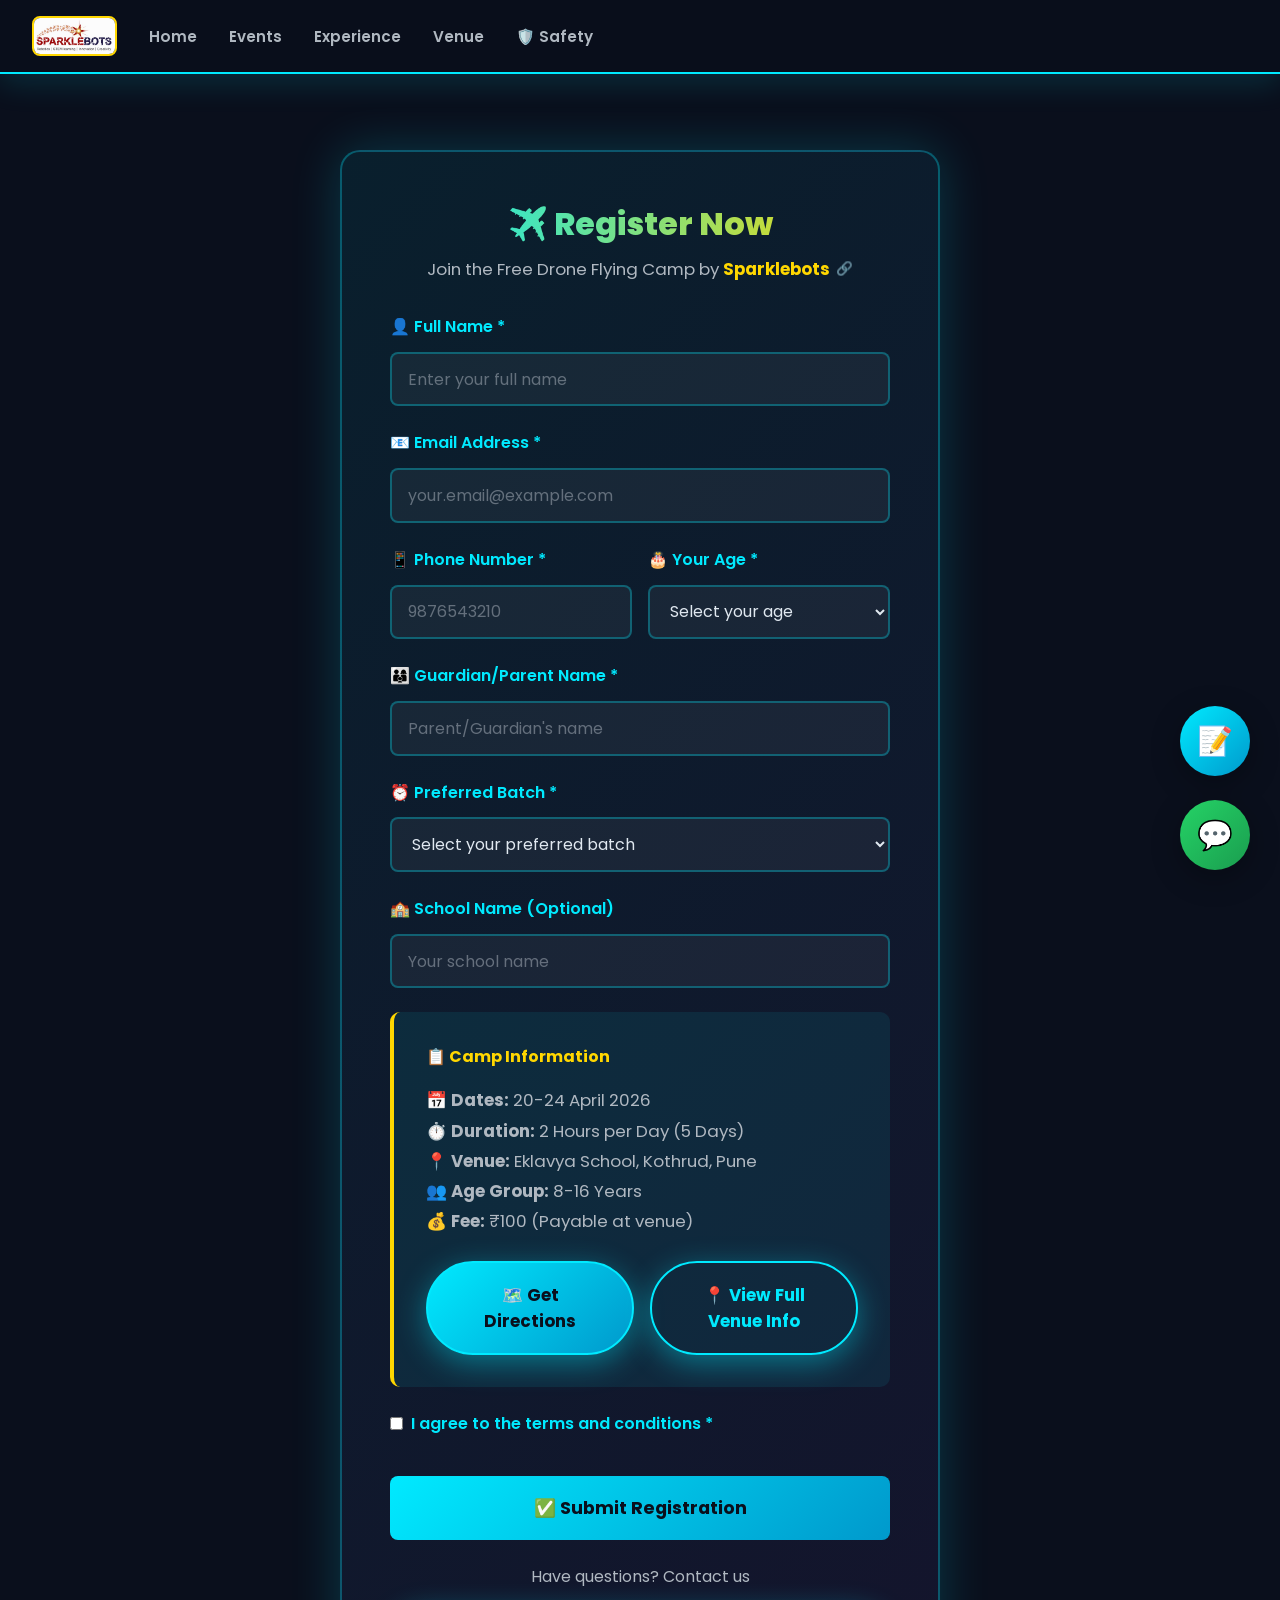
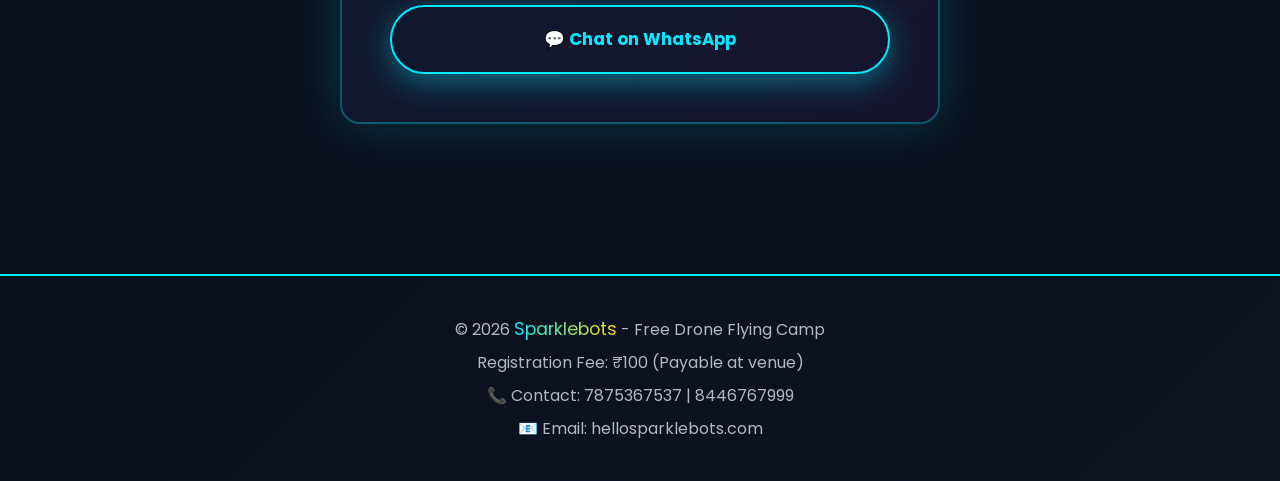
<file: registration.html>
<!doctype html>
<html lang="en">
  <head>
    <meta charset="UTF-8" />
    <meta name="viewport" content="width=device-width, initial-scale=1.0" />
    <title>Registration - Free Drone Flying Camp</title>
    <link
      href="https://fonts.googleapis.com/css2?family=Poppins:wght@300;400;600;700;800&display=swap"
      rel="stylesheet" />
    <link rel="stylesheet" href="style.css" />
  </head>
  <body>
    <!-- Navigation -->
    <nav class="navbar">
      <div class="nav-container">
        <div class="nav-logo">
          <span
            class="logo-text"
            onclick="
              window.open('https://sparkle-bot.vercel.app', '_blank');
              return false;
            ">
            <img src="logo.jpg" alt="Logo" class="logo-img" />
          </span>
        </div>

        <ul class="nav-menu">
          <li><a href="index.html" class="nav-link">Home</a></li>
          <li><a href="events.html" class="nav-link">Events</a></li>
          <li><a href="experience.html" class="nav-link">Experience</a></li>
          <li><a href="venue.html" class="nav-link">Venue</a></li>
          <li>
            <a
              href="javascript:void(0)"
              onclick="openSafetyModal()"
              class="nav-link"
              >🛡️ Safety</a
            >
          </li>
        </ul>

        <div class="hamburger">
          <span></span>
          <span></span>
          <span></span>
        </div>
      </div>
    </nav>

    <!-- Registration Form Section -->
    <div class="registration-container">
      <div class="reg-form-wrapper">
        <h2 class="form-title">✈️ Register Now</h2>
        <p class="form-subtitle">
          Join the Free Drone Flying Camp by
          <a
            href="javascript:void(0)"
            onclick="window.open('https://sparkle-bot.vercel.app', '_blank')"
            class="sparkle-link"
            >Sparklebots</a
          >
        </p>

        <form id="registrationForm" onsubmit="submitRegistration(event)">
          <!-- Student Name -->
          <div class="form-group">
            <label for="name">👤 Full Name *</label>
            <input
              type="text"
              id="name"
              name="name"
              placeholder="Enter your full name"
              required />
          </div>

          <!-- Email -->
          <div class="form-group">
            <label for="email">📧 Email Address *</label>
            <input
              type="email"
              id="email"
              name="email"
              placeholder="your.email@example.com"
              required />
          </div>

          <!-- Phone & Age Row -->
          <div class="form-group-row">
            <!-- Phone -->
            <div class="form-group">
              <label for="phone">📱 Phone Number *</label>
              <input
                type="tel"
                id="phone"
                name="phone"
                placeholder="9876543210"
                maxlength="10"
                onkeyup="formatPhoneNumber(this)"
                required />
            </div>

            <!-- Age -->
            <div class="form-group">
              <label for="age">🎂 Your Age *</label>
              <select id="age" name="age" required>
                <option value="">Select your age</option>
                <option value="8">8 years</option>
                <option value="9">9 years</option>
                <option value="10">10 years</option>
                <option value="11">11 years</option>
                <option value="12">12 years</option>
                <option value="13">13 years</option>
                <option value="14">14 years</option>
                <option value="15">15 years</option>
                <option value="16">16 years</option>
              </select>
            </div>
          </div>

          <!-- Guardian Name -->
          <div class="form-group">
            <label for="guardian">👨‍👩‍👦 Guardian/Parent Name *</label>
            <input
              type="text"
              id="guardian"
              name="guardian"
              placeholder="Parent/Guardian's name"
              required />
          </div>

          <!-- Batch Selection -->
          <div class="form-group">
            <label for="batch">⏰ Preferred Batch *</label>
            <select id="batch" name="batch" required>
              <option value="">Select your preferred batch</option>
              <option value="B1">B1: 9:00 AM - 11:00 AM</option>
              <option value="B2">B2: 4:00 PM - 6:00 PM</option>
              
            </select>
          </div>

          <!-- School Name -->
          <div class="form-group">
            <label for="school">🏫 School Name (Optional)</label>
            <input
              type="text"
              id="school"
              name="school"
              placeholder="Your school name" />
          </div>





          <!-- Camp Info Summary -->
          <div
            class="info-section"
            style="
              background: rgba(0, 234, 255, 0.08);
              border-left-color: var(--golden);
              margin: 1.5rem 0;
            ">
            <h4 style="color: var(--golden); margin-bottom: 1rem">
              📋 Camp Information
            </h4>
            <p>📅 <strong>Dates:</strong> 20-24 April 2026</p>
            <p>⏱️ <strong>Duration:</strong> 2 Hours per Day (5 Days)</p>
            <p>📍 <strong>Venue:</strong> Eklavya School, Kothrud, Pune</p>
            <p>👥 <strong>Age Group:</strong> 8-16 Years</p>
            <p>💰 <strong>Fee:</strong> ₹100 (Payable at venue)</p>
            <div
              style="
                margin-top: 1.5rem;
                display: flex;
                gap: 1rem;
                flex-wrap: wrap;
              ">
              <button
                type="button"
                onclick="getDirections()"
                class="btn btn-primary"
                style="flex: 1; min-width: 150px">
                🗺️ Get Directions
              </button>
              <a
                href="venue.html"
                class="btn btn-secondary"
                style="
                  flex: 1;
                  min-width: 150px;
                  text-align: center;
                  text-decoration: none;
                  display: flex;
                  align-items: center;
                  justify-content: center;
                ">
                📍 View Full Venue Info
              </a>
            </div>
          </div>

          <!-- Terms & Conditions -->
          <div class="form-group">
            <label
              for="terms"
              style="display: flex; align-items: center; gap: 0.5rem">
              <input
                type="checkbox"
                id="terms"
                name="terms"
                style="width: auto; cursor: pointer"
                required />
              <span>I agree to the terms and conditions *</span>
            </label>
          </div>

          <!-- Submit Button -->
          <button type="submit" class="submit-btn">
            ✅ Submit Registration
          </button>

          <!-- WhatsApp Link -->
          <div style="text-align: center; margin-top: 1.5rem">
            <p style="color: var(--text-gray); margin-bottom: 1rem">
              Have questions? Contact us
            </p>
            <button
              type="button"
              class="btn btn-secondary"
              onclick="openWhatsApp()"
              style="width: 100%">
              💬 Chat on WhatsApp
            </button>
          </div>
        </form>

        <!-- After Submit Message -->
        <div
          id="successMessage"
          style="
            display: none;
            background: rgba(37, 211, 102, 0.2);
            border: 2px solid #25d366;
            padding: 1.5rem;
            border-radius: 10px;
            text-align: center;
            margin-top: 2rem;
          ">
          <h3 style="color: #25d366; margin-bottom: 1rem">
            ✅ Registration Successful!
          </h3>
          <p style="color: var(--text-light)">
            We will contact you within 24 hours to confirm your registration.
          </p>
          <p
            style="
              color: var(--text-gray);
              font-size: 0.9rem;
              margin-top: 1rem;
            ">
            Confirmation details will be sent to your email and phone number.
          </p>
        </div>
      </div>
    </div>

    <!-- Footer -->
    <footer style="margin-top: 0">
      <p>
        &copy; 2026 <span class="sparkle">Sparklebots</span> - Free Drone
        Flying Camp
      </p>
      <p>Registration Fee: ₹100 (Payable at venue)</p>      <div style=\"margin-top: 0.5rem; font-size: 0.85rem;\">
        <p>📞 Contact: 7875367537 | 8446767999</p>
        <p>📧 Email: hellosparklebots.com</p>
      </div>    </footer>

    <!-- Floating Action Buttons -->
    <div class="floating-buttons">
      <a href="registration.html" class="fab fab-register" title="Register Now">
        <span class="fab-icon">📝</span>
        <span class="fab-label">Register</span>
      </a>
      <button
        class="fab fab-whatsapp"
        onclick="openWhatsApp()"
        title="Chat on WhatsApp">
        <span class="fab-icon">💬</span>
        <span class="fab-label">WhatsApp</span>
      </button>
    </div>

    <!-- Safety Protocols Modal -->
    <div id="safetyModal" class="modal">
      <div class="modal-content">
        <div class="modal-header">
          <h2 class="modal-title">🛡️ Safety Protocols</h2>
          <button class="modal-close" onclick="closeSafetyModal()">
            &times;
          </button>
        </div>
        <div class="modal-body">
          <p>
            ✅
            <strong>All activities supervised by trained professionals</strong>
          </p>
          <p>
            Our experienced trainers ensure complete supervision throughout all
            drone flying activities.
          </p>

          <p>✅ <strong>Regular sanitization of equipment and areas</strong></p>
          <p>
            All drones and equipment are thoroughly sanitized before and after
            use to maintain hygiene standards.
          </p>

          <p>✅ <strong>First aid support available on-site</strong></p>
          <p>
            Certified first aid personnel are present at all times during the
            camp.
          </p>

          <p>
            ✅ <strong>All participants wear safety gear when flying</strong>
          </p>
          <p>
            Safety helmets and protective gear are mandatory for all
            participants during drone operations.
          </p>

          <p>✅ <strong>Safe distance maintained during activities</strong></p>
          <p>
            All activities are conducted in designated safe zones with proper
            distance maintained from spectators.
          </p>
        </div>
        <div class="modal-footer">
          <button onclick="openWhatsApp()">💬 Ask Questions</button>
          <button onclick="closeSafetyModal()">Close</button>
        </div>
      </div>
    </div>

    <!-- Camp Info Modal -->
    <div id="campInfoModal" class="modal">
      <div class="modal-content">
        <div class="modal-header">
          <h2 class="modal-title">🚁 Camp Information</h2>
          <button class="modal-close" onclick="closeCampInfoModal()">
            &times;
          </button>
        </div>
        <div class="modal-body">
          <p><strong>📅 Duration:</strong> 5 Days (20-24 April 2026)</p>
          <p>
            Intensive hands-on training program for young drone enthusiasts.
          </p>

          <p><strong>⏰ Daily Duration:</strong> 2 Hours per Day</p>
          <p>Flexible batch timings available:</p>
          <p>• Batch 1: 9:00 AM - 11:00 AM</p>
          <p>• Batch 2: 4:00 PM - 6:00 PM</p>

          <p><strong>💰 Registration Fee:</strong> ₹100 (Payable at Venue)</p>
          <p>
            The fee is completely FREE - only ₹100 registration charge to be
            paid when you reach the venue.
          </p>

          <p><strong>👥 Batch Size:</strong> Maximum 20 students per batch</p>
          <p>Trainer-student ratio of 1:8 for personalized attention.</p>

          <p><strong>👥 Age Group:</strong> 8-16 Years</p>
          <p>
            Suitable for all age groups within this range, no prior experience
            required.
          </p>

          <p>
            <strong>📑 Venue:</strong> Eklavya School, DP Road, Kothrud, Pune
          </p>
        </div>
        <div class="modal-footer">
          <a href="registration.html" style="text-decoration: none; flex: 1">
            <button style="width: 100%">📝 Register Now</button>
          </a>
          <button onclick="closeCampInfoModal()">Close</button>
        </div>
      </div>
    </div>

    <!-- Expert Certificate Modal -->
    <div id="certificateModal" class="modal">
      <div class="modal-content">
        <div class="modal-header">
          <h2 class="modal-title">🏆 Expert Certificate</h2>
          <button class="modal-close" onclick="closeCertificateModal()">&times;</button>
        </div>
        <div class="modal-body">
          <p><strong>📜 Professional Recognition</strong></p>
          <p>After successfully completing the 5-day camp, every participant receives an official drone flying certificate from expert trainers.</p>
          
          <p><strong>✅ Certificate Benefits</strong></p>
          <p>This certificate is recognized and can be added to your portfolio, resume, or academic profile.</p>
          
          <p><strong>🎓 Proof of Achievement</strong></p>
          <p>The certificate validates your:</p>
          <p>• Basic drone flying skills and knowledge</p>
          <p>• Safety protocol understanding</p>
          <p>• Technical proficiency with modern drones</p>
          <p>• Completion of structured training program</p>
          
          <p><strong>👴‍👼 Issued by Experts</strong></p>
          <p>All certificates are signed and issued by our certified professional trainers with years of industry experience.</p>
          
          <p><strong>🌟 Career Building</strong></p>
          <p>This certification can help you in:</p>
          <p>• School/college projects and competitions</p>
          <p>• Future drone pilot certifications</p>
          <p>• Building a foundation for a career in drone technology</p>
          <p>• Demonstrating commitment to learning new skills</p>
        </div>
        <div class="modal-footer">
          <a href="registration.html" style="text-decoration: none; flex: 1;">
            <button style="width: 100%;">📝 Register Now</button>
          </a>
          <button onclick="closeCertificateModal()">Close</button>
        </div>
      </div>
    </div>

    <!-- Expert Trainers Modal -->
    <div id="trainersModal" class="modal">
      <div class="modal-content">
        <div class="modal-header">
          <h2 class="modal-title">👨‍🏫 Expert Trainers</h2>
          <button class="modal-close" onclick="closeTrainersModal()">
            &times;
          </button>
        </div>
        <div class="modal-body">
          <p><strong>👨‍🎓 Professional & Experienced</strong></p>
          <p>
            Our trainers have years of industry experience in drone technology
            and aviation.
          </p>

          <p><strong>🎯 Specialized Training</strong></p>
          <p>
            Each trainer is specialized in different aspects of drone flying:
          </p>
          <p>• Flight dynamics and control</p>
          <p>• Safety protocols and emergency procedures</p>
          <p>• Advanced maneuvers and competitions</p>
          <p>• Technical knowledge and maintenance</p>

          <p><strong>🏆 Certified Professionals</strong></p>
          <p>
            All trainers are certified in drone operations and emergency
            response.
          </p>

          <p><strong>👥 Personalized Attention</strong></p>
          <p>
            1:8 trainer-to-student ratio ensures each participant gets dedicated
            guidance.
          </p>

          <p><strong>💡 Teaching Excellence</strong></p>
          <p>
            Passionate educators dedicated to making learning fun and memorable
            for young pilots.
          </p>
        </div>
        <div class="modal-footer">
          <a href="registration.html" style="text-decoration: none; flex: 1">
            <button style="width: 100%">📝 Register Now</button>
          </a>
          <button onclick="closeTrainersModal()">Close</button>
        </div>
      </div>
    </div>

    <!-- Hands-On Experience Modal -->
    <div id="handsOnModal" class="modal">
      <div class="modal-content">
        <div class="modal-header">
          <h2 class="modal-title">✋ Hands-On Experience</h2>
          <button class="modal-close" onclick="closeHandsOnModal()">
            &times;
          </button>
        </div>
        <div class="modal-body">
          <p><strong>🚁 Extensive Flight Time</strong></p>
          <p>
            Every participant gets real hands-on flying time with modern drones
            - not just theory!
          </p>

          <p><strong>🎮 Learn by Doing</strong></p>
          <p>Progressive training from basic controls to advanced maneuvers:</p>
          <p>• Hover and basic movement</p>
          <p>• Forward, backward, and lateral flight</p>
          <p>• Advanced tricks and stunts</p>
          <p>• Precision flying and competitions</p>

          <p><strong>🏁 Live Competitions</strong></p>
          <p>
            Participate in exciting daily challenges, obstacle courses, and
            drone racing events.
          </p>

          <p><strong>📱 Modern Equipment</strong></p>
          <p>
            Fly cutting-edge drones with cameras, stabilizers, and advanced
            sensors.
          </p>

          <p><strong>🎓 Practical Knowledge</strong></p>
          <p>
            Learn maintenance, troubleshooting, and technical aspects through
            hands-on practice.
          </p>
        </div>
        <div class="modal-footer">
          <a href="registration.html" style="text-decoration: none; flex: 1">
            <button style="width: 100%">📝 Register Now</button>
          </a>
          <button onclick="closeHandsOnModal()">Close</button>
        </div>
      </div>
    </div>

    <!-- Ages 8-16 Modal -->
    <div id="agesModal" class="modal">
      <div class="modal-content">
        <div class="modal-header">
          <h2 class="modal-title">👥 Ages 8-16 | Family Friendly</h2>
          <button class="modal-close" onclick="closeAgesModal()">
            &times;
          </button>
        </div>
        <div class="modal-body">
          <p><strong>🎯 Perfect for All Skill Levels</strong></p>
          <p>
            No prior experience required! Complete beginners welcome. We teach
            from scratch.
          </p>

          <p><strong>👧 Age-Appropriate Training</strong></p>
          <p>
            Program designed specifically for young learners aged 8-16 years:
          </p>
          <p>
            • Younger kids (8-10): Basic flying and introduction to technology
          </p>
          <p>
            • Middle kids (11-13): Advanced skills and competitive activities
          </p>
          <p>
            • Older kids (14-16): Expert techniques and leadership opportunities
          </p>

          <p><strong>👨‍👩‍👧‍👦 Family-Friendly Environment</strong></p>
          <p>
            Safe, supervised space where parents can observe and participate in
            activities.
          </p>

          <p><strong>🛡️ Safety First</strong></p>
          <p>
            All activities supervised by trained professionals with safety gear
            and protocols.
          </p>

          <p><strong>🏫 Educational & Fun</strong></p>
          <p>
            Learn STEM concepts (Science, Technology, Engineering, Math) while
            having incredible fun!
          </p>

          <p><strong>👥 Make Friends</strong></p>
          <p>
            Connect with other young drone enthusiasts, build teamwork skills,
            and lasting friendships.
          </p>
        </div>
        <div class="modal-footer">
          <a href="registration.html" style="text-decoration: none; flex: 1">
            <button style="width: 100%">📝 Register Now</button>
          </a>
          <button onclick="closeAgesModal()">Close</button>
        </div>
      </div>
    </div>

    <script src="script.js"></script>
  </body>
</html>
</file>
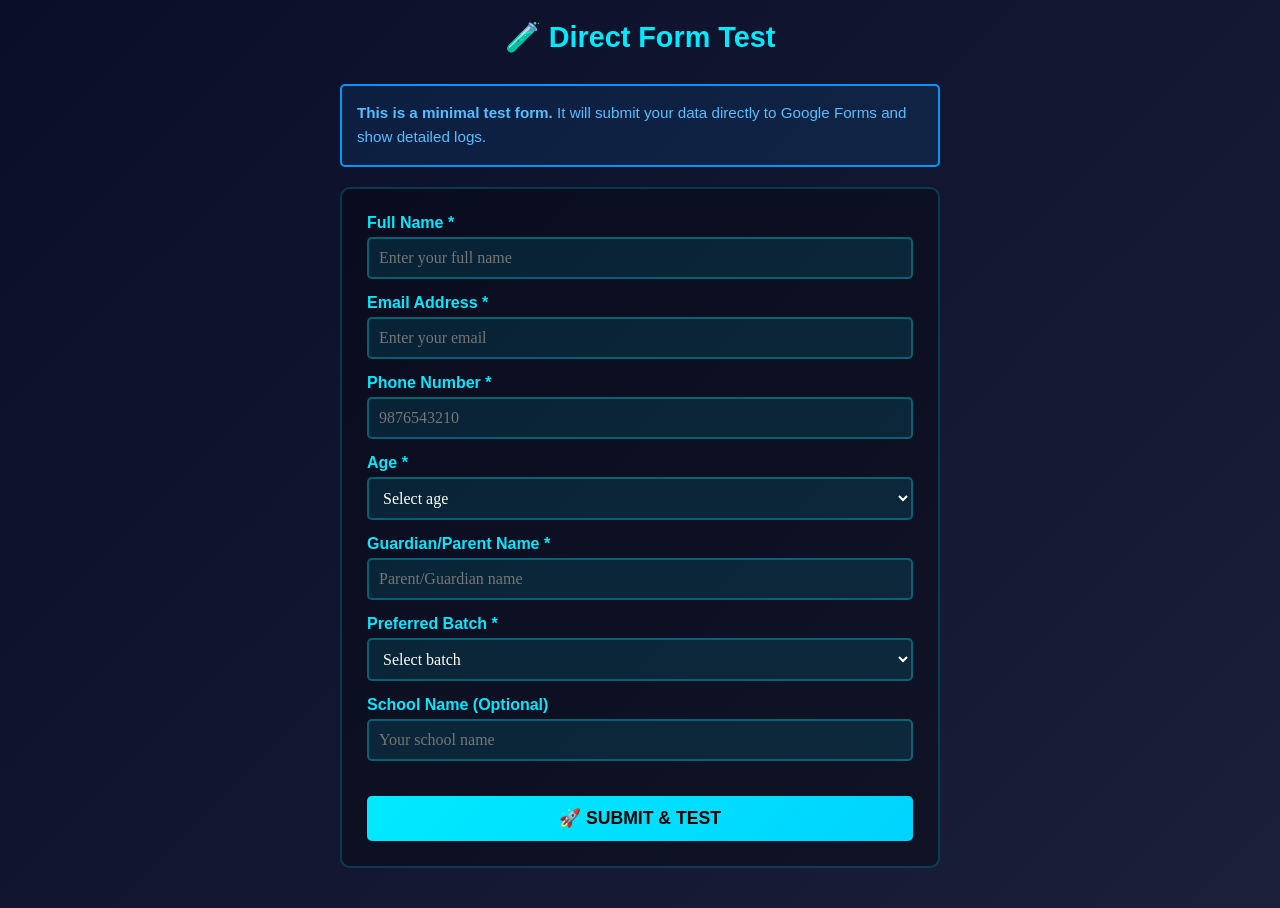
<file: test-form.html>
<!doctype html>
<html lang="en">
  <head>
    <meta charset="UTF-8" />
    <meta name="viewport" content="width=device-width, initial-scale=1.0" />
    <title>Direct Form Test - Drone Camp</title>
    <style>
      * {
        margin: 0;
        padding: 0;
        box-sizing: border-box;
      }

      body {
        font-family: "Poppins", sans-serif;
        background: linear-gradient(135deg, #0a0e27 0%, #1a1f3a 100%);
        color: #fff;
        padding: 20px;
        min-height: 100vh;
      }

      .container {
        max-width: 600px;
        margin: 0 auto;
      }

      h1 {
        text-align: center;
        color: #00eaff;
        margin-bottom: 30px;
        font-size: 1.8em;
      }

      .section {
        background: rgba(0, 0, 0, 0.3);
        border: 2px solid rgba(0, 234, 255, 0.2);
        border-radius: 10px;
        padding: 25px;
        margin-bottom: 20px;
      }

      .form-group {
        margin-bottom: 15px;
      }

      label {
        display: block;
        margin-bottom: 5px;
        color: #00eaff;
        font-weight: 600;
      }

      input,
      select {
        width: 100%;
        padding: 10px;
        background: rgba(0, 234, 255, 0.1);
        border: 2px solid rgba(0, 234, 255, 0.3);
        color: #fff;
        border-radius: 5px;
        font-size: 1em;
        font-family: Poppins;
      }

      input:focus,
      select:focus {
        outline: none;
        border-color: #00eaff;
        box-shadow: 0 0 15px rgba(0, 234, 255, 0.3);
      }

      button {
        width: 100%;
        padding: 12px;
        background: linear-gradient(135deg, #00eaff 0%, #00d4ff 100%);
        color: #000;
        border: none;
        border-radius: 5px;
        font-weight: 600;
        font-size: 1.1em;
        cursor: pointer;
        transition: all 0.3s;
        margin-top: 20px;
      }

      button:hover {
        transform: translateY(-2px);
        box-shadow: 0 5px 20px rgba(0, 234, 255, 0.4);
      }

      button:active {
        transform: translateY(0);
      }

      .output {
        background: #000;
        border: 2px solid #00eaff;
        color: #00ff00;
        padding: 15px;
        border-radius: 5px;
        margin-top: 20px;
        font-family: monospace;
        font-size: 0.9em;
        min-height: 60px;
        max-height: 300px;
        overflow-y: auto;
        white-space: pre-wrap;
        word-wrap: break-word;
      }

      .success {
        background: rgba(0, 255, 100, 0.1);
        border: 2px solid #00ff64;
        color: #00ff64;
      }

      .error {
        background: rgba(255, 0, 0, 0.1);
        border: 2px solid #ff0000;
        color: #ff6b6b;
      }

      .info {
        background: rgba(0, 150, 255, 0.1);
        border: 2px solid #0096ff;
        color: #52bfff;
        padding: 15px;
        border-radius: 5px;
        margin-bottom: 20px;
        font-size: 0.95em;
        line-height: 1.6;
      }
    </style>
  </head>
  <body>
    <div class="container">
      <h1>🧪 Direct Form Test</h1>

      <div class="info">
        <strong>This is a minimal test form.</strong> It will submit your data
        directly to Google Forms and show detailed logs.
      </div>

      <div class="section">
        <div class="form-group">
          <label>Full Name *</label>
          <input
            type="text"
            id="name"
            placeholder="Enter your full name"
            required />
        </div>

        <div class="form-group">
          <label>Email Address *</label>
          <input
            type="email"
            id="email"
            placeholder="Enter your email"
            required />
        </div>

        <div class="form-group">
          <label>Phone Number *</label>
          <input
            type="text"
            id="phone"
            placeholder="9876543210"
            maxlength="10"
            required />
        </div>

        <div class="form-group">
          <label>Age *</label>
          <select id="age" required>
            <option value="">Select age</option>
            <option value="8">8 years</option>
            <option value="9">9 years</option>
            <option value="10">10 years</option>
            <option value="11">11 years</option>
            <option value="12">12 years</option>
            <option value="13">13 years</option>
            <option value="14">14 years</option>
            <option value="15">15 years</option>
            <option value="16">16 years</option>
          </select>
        </div>

        <div class="form-group">
          <label>Guardian/Parent Name *</label>
          <input
            type="text"
            id="guardian"
            placeholder="Parent/Guardian name"
            required />
        </div>

        <div class="form-group">
          <label>Preferred Batch *</label>
          <select id="batch" required>
            <option value="">Select batch</option>
            <option value="B1">B1: 9:00 AM - 11:00 AM</option>
            <option value="B2">B2: 4:00 PM - 6:00 PM</option>
            <option value="either">Either (Flexible)</option>
          </select>
        </div>

        <div class="form-group">
          <label>School Name (Optional)</label>
          <input type="text" id="school" placeholder="Your school name" />
        </div>

        <button onclick="submitTest()">🚀 SUBMIT & TEST</button>

        <div id="output" class="output" style="display: none"></div>
      </div>
    </div>

    <script>
      function submitTest() {
        const output = document.getElementById("output");
        output.style.display = "block";
        output.className = "output";

        let log = "🧪 FORM SUBMISSION TEST\n";
        log += "========================\n\n";

        // Get values
        const name = document.getElementById("name").value.trim();
        const email = document.getElementById("email").value.trim();
        const phone = document.getElementById("phone").value.trim();
        const age = document.getElementById("age").value;
        const guardian = document.getElementById("guardian").value.trim();
        const batch = document.getElementById("batch").value;
        const school = document.getElementById("school").value.trim();

        log += "📝 STEP 1: Reading form values...\n";
        log += `  Name: ${name}\n`;
        log += `  Email: ${email}\n`;
        log += `  Phone: ${phone}\n`;
        log += `  Age: ${age}\n`;
        log += `  Guardian: ${guardian}\n`;
        log += `  Batch: ${batch}\n`;
        log += `  School: ${school}\n\n`;

        // Validate
        if (!name || !email || !phone || !age || !guardian || !batch) {
          log += "❌ VALIDATION FAILED:\n";
          if (!name) log += "  - Name is empty\n";
          if (!email) log += "  - Email is empty\n";
          if (!phone) log += "  - Phone is empty\n";
          if (!age) log += "  - Age is not selected\n";
          if (!guardian) log += "  - Guardian is empty\n";
          if (!batch) log += "  - Batch is not selected\n";
          output.innerHTML = log;
          output.className = "output error";
          return;
        }

        log += "✅ Validation passed!\n\n";
        log += "📤 STEP 2: Preparing to send...\n";
        log += "Entry IDs being used:\n";
        log += "  1218213551 → Name\n";
        log += "  1231877861 → Email\n";
        log += "  256641189 → Phone\n";
        log += "  1056289523 → Age\n";
        log += "  637270378 → Guardian\n";
        log += "  1304502194 → Batch\n";
        log += "  926845933 → School\n\n";
        log += "⏳ Sending to Google Forms...\n";

        output.innerHTML = log;

        // Create URLSearchParams with NEW entry IDs
        const data = new URLSearchParams({
          "entry.1218213551": name,
          "entry.1231877861": email,
          "entry.256641189": phone,
          "entry.1056289523": age,
          "entry.637270378": guardian,
          "entry.1304502194": batch,
          "entry.926845933": school,
        });

        const formURL =
          "https://docs.google.com/forms/d/e/1FAIpQLSeIJDJl2LcqNN4_lcGPDjloOQ5QOmPvX39OBZ9hM-_lgEkvzQ/formResponse";

        // Send request
        fetch(formURL, {
          method: "POST",
          mode: "no-cors",
          headers: {
            "Content-Type": "application/x-www-form-urlencoded",
          },
          body: data.toString(),
        })
          .then((response) => {
            log += "✅ Request sent!\n\n";
            log += "📊 STEP 3: What to do now:\n";
            log += "1. Wait 30-60 seconds\n";
            log += "2. Open Google Sheet:\n";
            log +=
              "   https://docs.google.com/spreadsheets/d/1xsrrF_rk-2xkzRyVyEzwHhMZX_K4TYZxz1lHA3MZI5M/\n";
            log += "3. Check for new data appearing\n";
            log += "4. Look for new row with:\n";
            log += `   Name: ${name}\n`;
            log += `   Email: ${email}\n`;
            log += "5. If data appears → ✅ WORKING!\n";
            log += "   If nothing appears → entry IDs wrong\n";

            output.innerHTML = log;
            output.className = "output success";
            console.log("✅ Form sent successfully");

            // Also log to browser console
            console.log("Data sent:", {
              name,
              email,
              phone,
              age,
              guardian,
              batch,
              school,
            });
          })
          .catch((error) => {
            log += `❌ Error: ${error.message}\n`;
            log += "(But data may still have been sent due to no-cors)\n";
            output.innerHTML = log;
            output.className = "output error";
            console.error("Error:", error);
          });
      }

      // Log when page loads
      console.log("🧪 Test form loaded - ready to submit");
    </script>
  </body>
</html>
</file>
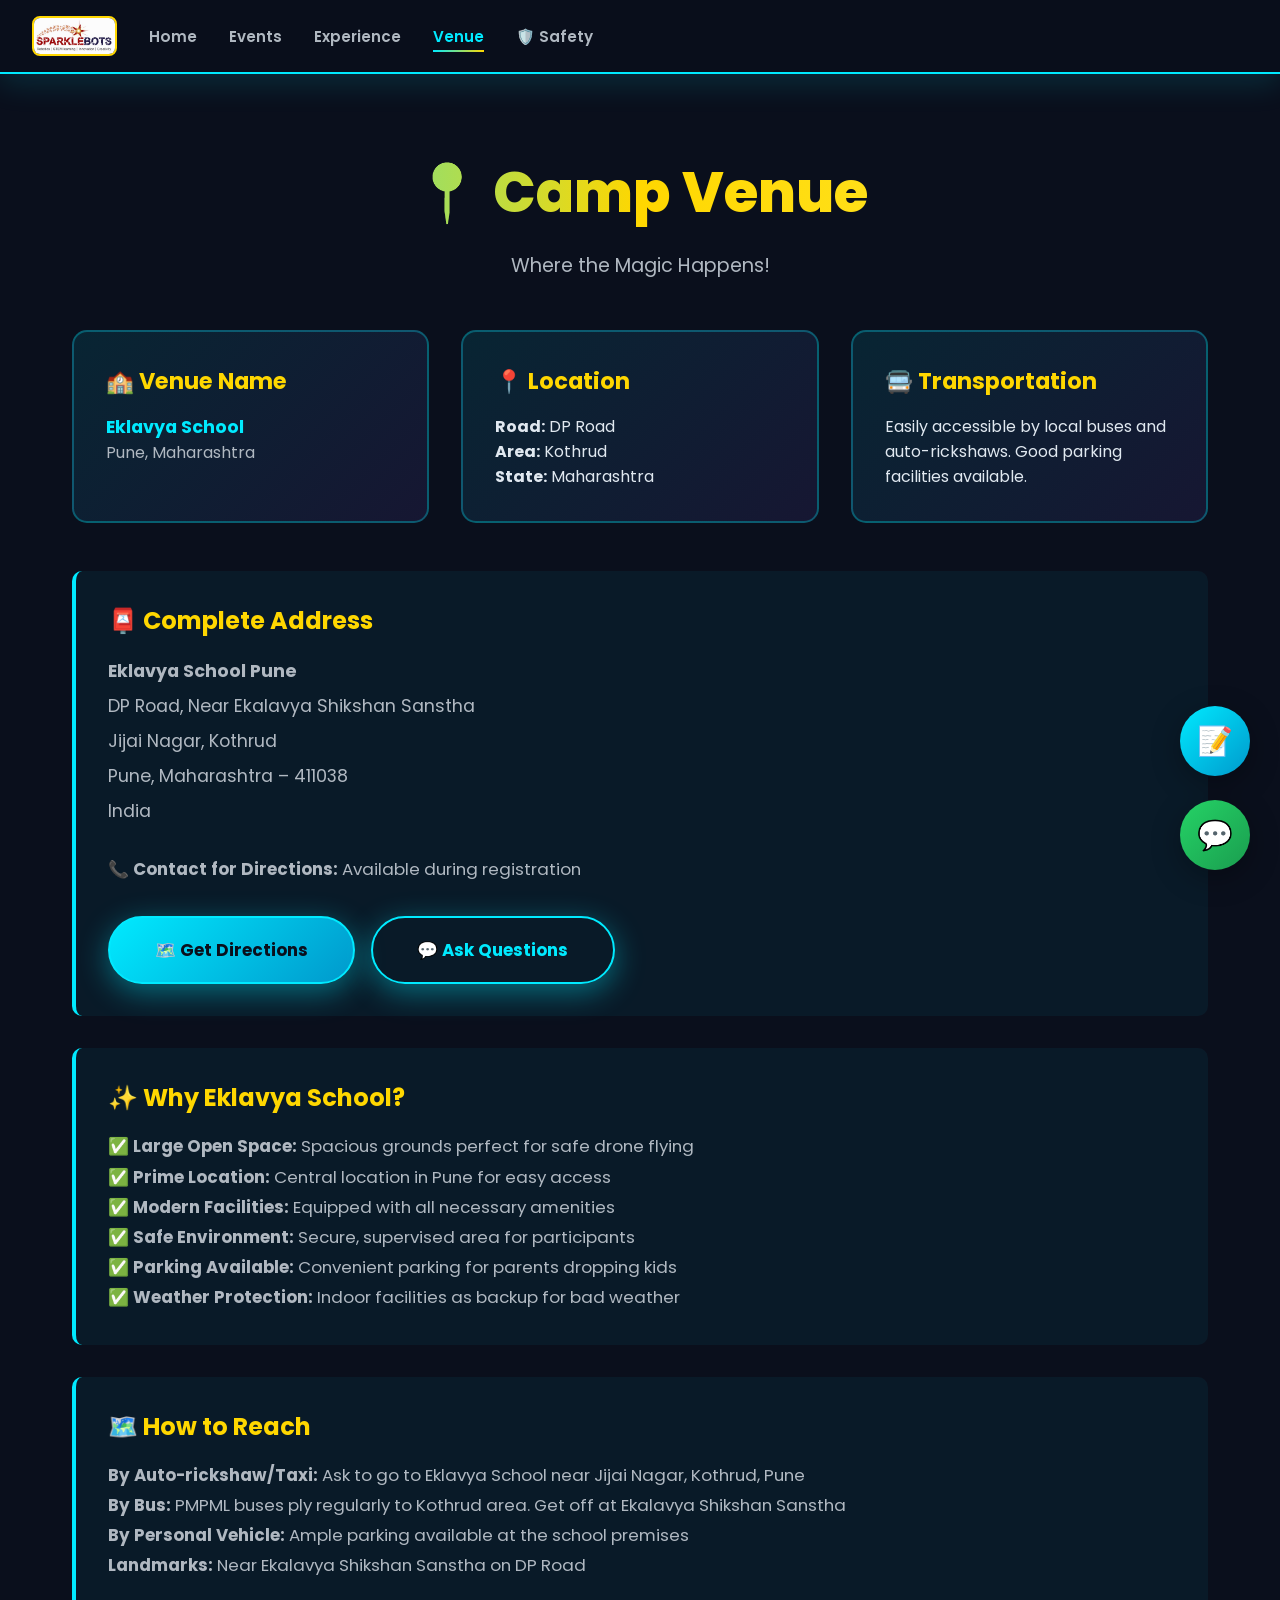
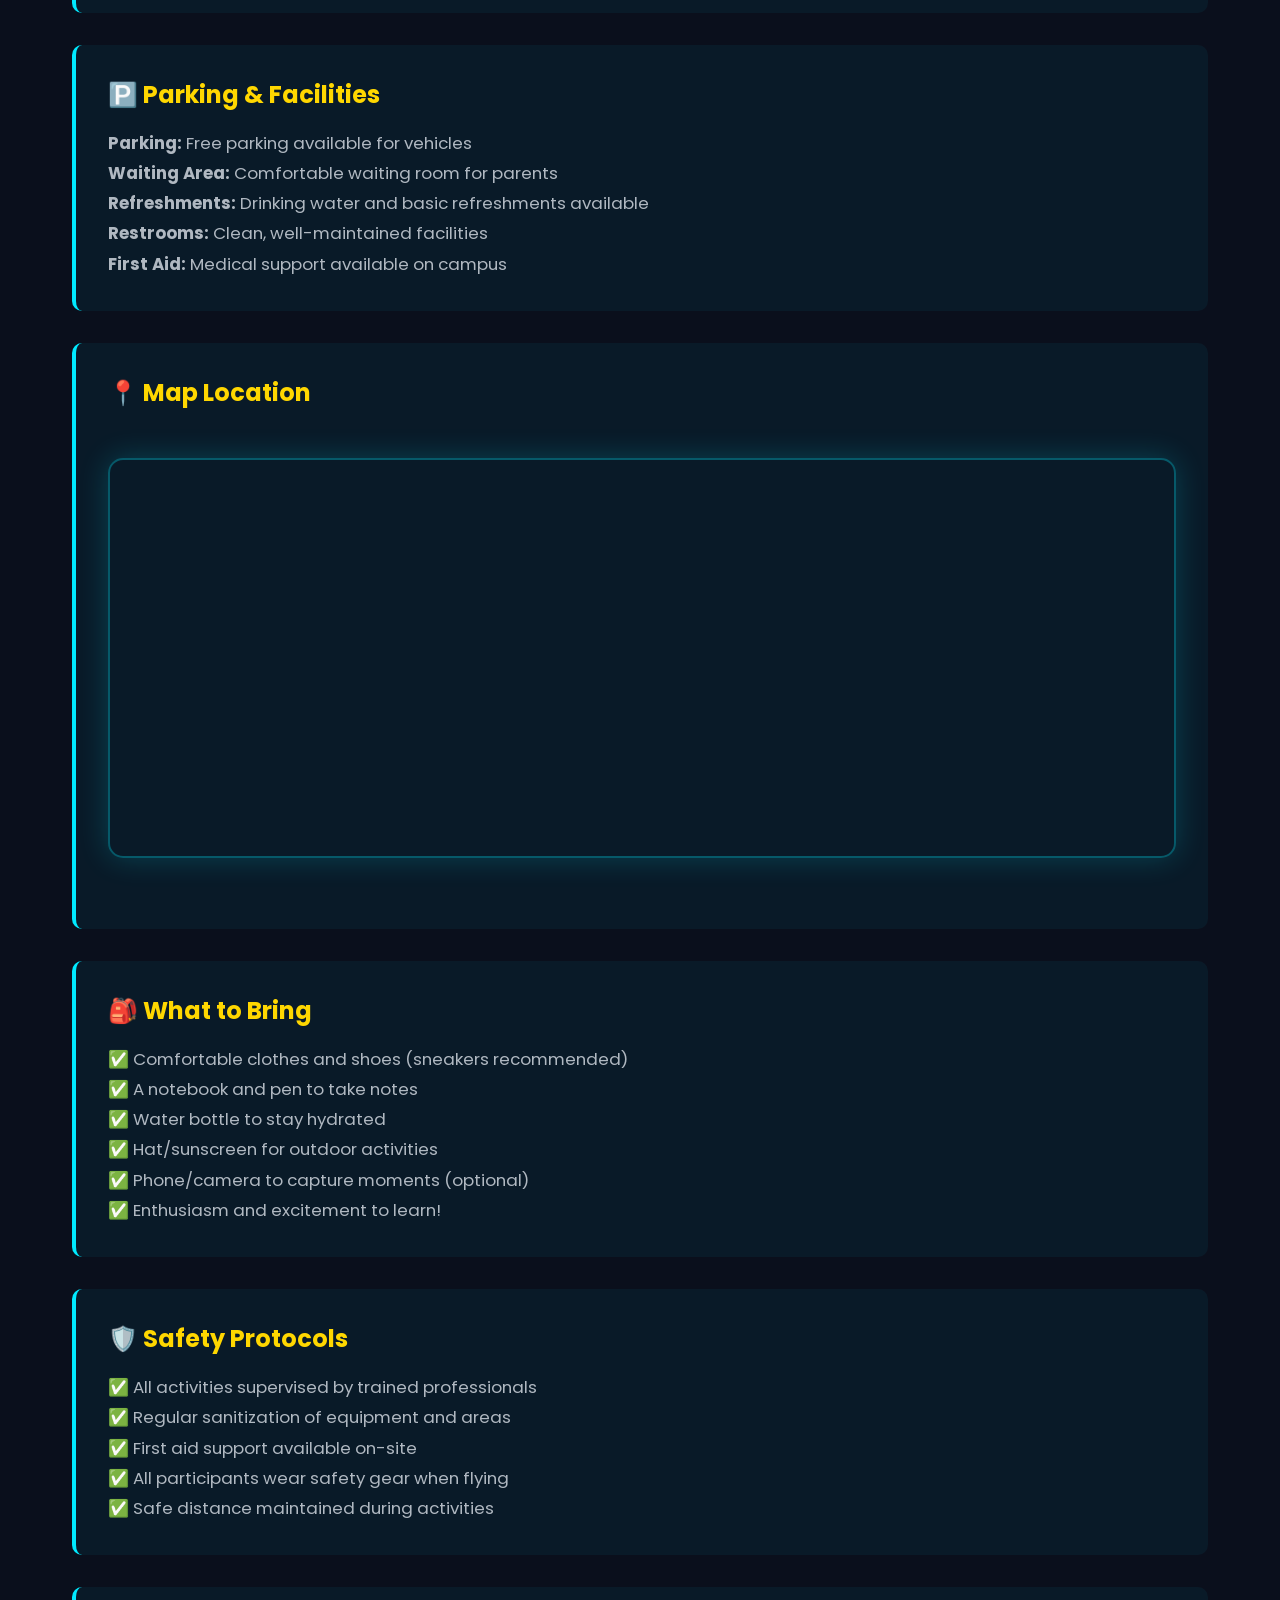
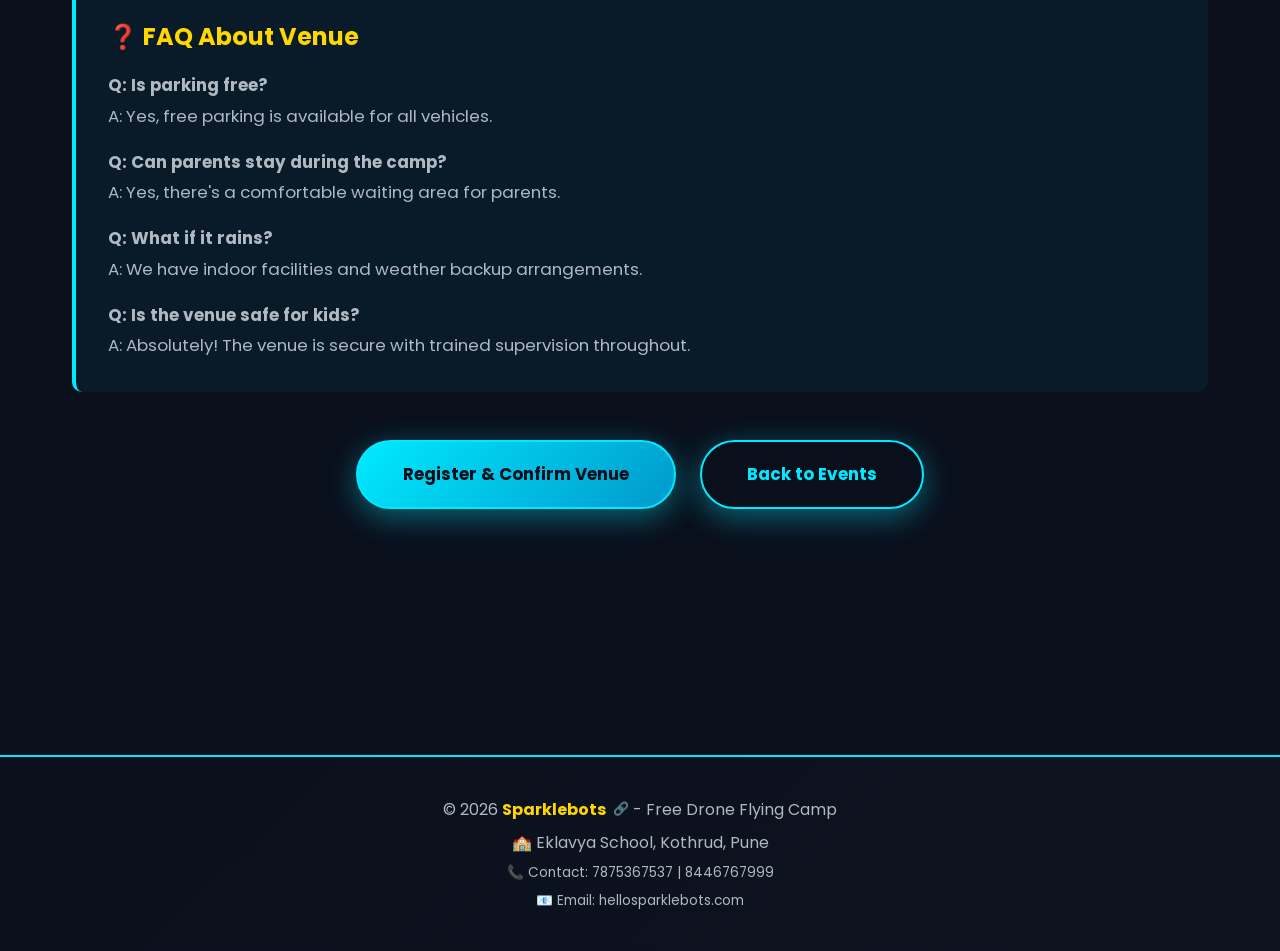
<file: venue.html>
<!doctype html>
<html lang="en">
  <head>
    <meta charset="UTF-8" />
    <meta name="viewport" content="width=device-width, initial-scale=1.0" />
    <title>Venue - Free Drone Flying Camp</title>
    <link
      href="https://fonts.googleapis.com/css2?family=Poppins:wght@300;400;600;700;800&display=swap"
      rel="stylesheet" />
    <link rel="stylesheet" href="style.css" />
  </head>
  <body>
    <!-- Navigation -->
    <nav class="navbar">
      <div class="nav-container">
        <div class="nav-logo">
          <span
            class="logo-text"
            onclick="
              window.open('https://sparkle-bot.vercel.app', '_blank');
              return false;
            ">
            <img src="logo.jpg" alt="Logo" class="logo-img" />
          </span>
        </div>

        <ul class="nav-menu">
          <li><a href="index.html" class="nav-link">Home</a></li>
          <li><a href="events.html" class="nav-link">Events</a></li>
          <li><a href="experience.html" class="nav-link">Experience</a></li>
          <li><a href="venue.html" class="nav-link">Venue</a></li>
          <li>
            <a
              href="javascript:void(0)"
              onclick="openSafetyModal()"
              class="nav-link"
              >🛡️ Safety</a
            >
          </li>
        </ul>

        <div class="hamburger">
          <span></span>
          <span></span>
          <span></span>
        </div>
      </div>
    </nav>

    <!-- Main Content -->
    <section class="page-section">
      <div class="page-header">
        <h1 class="page-title">📍 Camp Venue</h1>
        <p class="page-subtitle">Where the Magic Happens!</p>
      </div>

      <!-- Venue Info Cards -->
      <div class="events-grid">
        <div class="event-card">
          <h3>🏫 Venue Name</h3>
          <p
            style="
              font-size: 1.1rem;
              color: var(--neon-blue);
              font-weight: 700;
            ">
            Eklavya School
          </p>
          <p style="color: var(--text-gray)">Pune, Maharashtra</p>
        </div>

        <div class="event-card">
          <h3>📍 Location</h3>
          <p><strong>Road:</strong> DP Road</p>
          <p><strong>Area:</strong> Kothrud</p>
          <p><strong>State:</strong> Maharashtra</p>
        </div>

        <div class="event-card">
          <h3>🚍 Transportation</h3>
          <p>
            Easily accessible by local buses and auto-rickshaws. Good parking
            facilities available.
          </p>
        </div>
      </div>

      <!-- Complete Address -->
      <div class="info-section">
        <h3>📮 Complete Address</h3>
        <p style="font-size: 1.1rem; line-height: 2">
          <strong>Eklavya School Pune</strong><br />
          DP Road, Near Ekalavya Shikshan Sanstha<br />
          Jijai Nagar, Kothrud<br />
          Pune, Maharashtra – 411038<br />
          India
        </p>
        <p style="margin-top: 1.5rem">
          <strong>📞 Contact for Directions:</strong> Available during
          registration
        </p>
        <div
          style="margin-top: 2rem; display: flex; gap: 1rem; flex-wrap: wrap">
          <button onclick="getDirections()" class="btn btn-primary">
            🗺️ Get Directions
          </button>
          <button onclick="openWhatsApp()" class="btn btn-secondary">
            💬 Ask Questions
          </button>
        </div>
      </div>

      <!-- Why This Venue? -->
      <div class="info-section">
        <h3>✨ Why Eklavya School?</h3>
        <p>
          ✅ <strong>Large Open Space:</strong> Spacious grounds perfect for
          safe drone flying
        </p>
        <p>
          ✅ <strong>Prime Location:</strong> Central location in Pune for easy
          access
        </p>
        <p>
          ✅ <strong>Modern Facilities:</strong> Equipped with all necessary
          amenities
        </p>
        <p>
          ✅ <strong>Safe Environment:</strong> Secure, supervised area for
          participants
        </p>
        <p>
          ✅ <strong>Parking Available:</strong> Convenient parking for parents
          dropping kids
        </p>
        <p>
          ✅ <strong>Weather Protection:</strong> Indoor facilities as backup
          for bad weather
        </p>
      </div>

      <!-- Directions & Access -->
      <div class="info-section">
        <h3>🗺️ How to Reach</h3>
        <p>
          <strong>By Auto-rickshaw/Taxi:</strong> Ask to go to Eklavya School
          near Jijai Nagar, Kothrud, Pune
        </p>
        <p>
          <strong>By Bus:</strong> PMPML buses ply regularly to Kothrud area.
          Get off at Ekalavya Shikshan Sanstha
        </p>
        <p>
          <strong>By Personal Vehicle:</strong> Ample parking available at the
          school premises
        </p>
        <p>
          <strong>Landmarks:</strong> Near Ekalavya Shikshan Sanstha on DP Road
        </p>
      </div>

      <!-- Parking Info -->
      <div class="info-section">
        <h3>🅿️ Parking & Facilities</h3>
        <p><strong>Parking:</strong> Free parking available for vehicles</p>
        <p>
          <strong>Waiting Area:</strong> Comfortable waiting room for parents
        </p>
        <p>
          <strong>Refreshments:</strong> Drinking water and basic refreshments
          available
        </p>
        <p><strong>Restrooms:</strong> Clean, well-maintained facilities</p>
        <p><strong>First Aid:</strong> Medical support available on campus</p>
      </div>

      <!-- Google Map Embed -->
      <div class="info-section">
        <h3>📍 Map Location</h3>
        <iframe
          class="venue-map"
          src="https://www.google.com/maps/embed?pb=!1m18!1m12!1m3!1d3783.4848475289267!2d73.84123!3d18.5207!2m3!1f0!2f0!3f0!3m2!1i1024!2i768!4f13.1!3m3!1m2!1s0x3bc2b9b9b9b9b9b9%3A0x0!2sEklavya%20School%20Pune!5e0!3m2!1sen!2sin!4v1234567890"
          allowfullscreen=""
          loading="lazy"
          referrerpolicy="no-referrer-when-downgrade">
        </iframe>
      </div>

      <!-- What to Bring -->
      <div class="info-section">
        <h3>🎒 What to Bring</h3>
        <p>✅ Comfortable clothes and shoes (sneakers recommended)</p>
        <p>✅ A notebook and pen to take notes</p>
        <p>✅ Water bottle to stay hydrated</p>
        <p>✅ Hat/sunscreen for outdoor activities</p>
        <p>✅ Phone/camera to capture moments (optional)</p>
        <p>✅ Enthusiasm and excitement to learn!</p>
      </div>

      <!-- COVID/Safety Info -->
      <div class="info-section">
        <h3>🛡️ Safety Protocols</h3>
        <p>✅ All activities supervised by trained professionals</p>
        <p>✅ Regular sanitization of equipment and areas</p>
        <p>✅ First aid support available on-site</p>
        <p>✅ All participants wear safety gear when flying</p>
        <p>✅ Safe distance maintained during activities</p>
      </div>

      <!-- FAQ -->
      <div class="info-section">
        <h3>❓ FAQ About Venue</h3>
        <p><strong>Q: Is parking free?</strong></p>
        <p>A: Yes, free parking is available for all vehicles.</p>

        <p style="margin-top: 1rem">
          <strong>Q: Can parents stay during the camp?</strong>
        </p>
        <p>A: Yes, there's a comfortable waiting area for parents.</p>

        <p style="margin-top: 1rem"><strong>Q: What if it rains?</strong></p>
        <p>A: We have indoor facilities and weather backup arrangements.</p>

        <p style="margin-top: 1rem">
          <strong>Q: Is the venue safe for kids?</strong>
        </p>
        <p>
          A: Absolutely! The venue is secure with trained supervision
          throughout.
        </p>
      </div>

      <!-- CTA Buttons -->
      <div class="cta-buttons" style="margin-top: 3rem">
        <a href="registration.html" class="btn btn-primary"
          >Register & Confirm Venue</a
        >
        <a href="events.html" class="btn btn-secondary">Back to Events</a>
      </div>
    </section>

    <!-- Footer -->
    <footer>
      <p>
        &copy; 2026
        <a
          href="javascript:void(0)"
          onclick="window.open('https://sparkle-bot.vercel.app', '_blank')"
          class="sparkle-link"
          >Sparklebots</a
        >
        - Free Drone Flying Camp
      </p>
      <p>🏫 Eklavya School, Kothrud, Pune</p>
      <div style="margin-top: 0.5rem; font-size: 0.85rem">
        <p>📞 Contact: 7875367537 | 8446767999</p>
        <p>📧 Email: hellosparklebots.com</p>
      </div>
    </footer>

    <!-- Floating Action Buttons -->
    <div class="floating-buttons">
      <a href="registration.html" class="fab fab-register" title="Register Now">
        <span class="fab-icon">📝</span>
        <span class="fab-label">Register</span>
      </a>
      <button
        class="fab fab-whatsapp"
        onclick="openWhatsApp()"
        title="Chat on WhatsApp">
        <span class="fab-icon">💬</span>
        <span class="fab-label">WhatsApp</span>
      </button>
    </div>

    <!-- Safety Protocols Modal -->
    <div id="safetyModal" class="modal">
      <div class="modal-content">
        <div class="modal-header">
          <h2 class="modal-title">🛡️ Safety Protocols</h2>
          <button class="modal-close" onclick="closeSafetyModal()">
            &times;
          </button>
        </div>
        <div class="modal-body">
          <p>
            ✅
            <strong>All activities supervised by trained professionals</strong>
          </p>
          <p>
            Our experienced trainers ensure complete supervision throughout all
            drone flying activities.
          </p>

          <p>✅ <strong>Regular sanitization of equipment and areas</strong></p>
          <p>
            All drones and equipment are thoroughly sanitized before and after
            use to maintain hygiene standards.
          </p>

          <p>✅ <strong>First aid support available on-site</strong></p>
          <p>
            Certified first aid personnel are present at all times during the
            camp.
          </p>

          <p>
            ✅ <strong>All participants wear safety gear when flying</strong>
          </p>
          <p>
            Safety helmets and protective gear are mandatory for all
            participants during drone operations.
          </p>

          <p>✅ <strong>Safe distance maintained during activities</strong></p>
          <p>
            All activities are conducted in designated safe zones with proper
            distance maintained from spectators.
          </p>
        </div>
        <div class="modal-footer">
          <button onclick="openWhatsApp()">💬 Ask Questions</button>
          <button onclick="closeSafetyModal()">Close</button>
        </div>
      </div>
    </div>

    <!-- Camp Info Modal -->
    <div id="campInfoModal" class="modal">
      <div class="modal-content">
        <div class="modal-header">
          <h2 class="modal-title">🚁 Camp Information</h2>
          <button class="modal-close" onclick="closeCampInfoModal()">
            &times;
          </button>
        </div>
        <div class="modal-body">
          <p><strong>📅 Duration:</strong> 5 Days (20-24 April 2026)</p>
          <p>
            Intensive hands-on training program for young drone enthusiasts.
          </p>

          <p><strong>⏰ Daily Duration:</strong> 2 Hours per Day</p>
          <p>Flexible batch timings available:</p>
          <p>• Batch 1: 9:00 AM - 11:00 AM</p>
          <p>• Batch 2: 4:00 PM - 6:00 PM</p>

          <p><strong>💰 Registration Fee:</strong> ₹100 (Payable at Venue)</p>
          <p>
            The fee is completely FREE - only ₹100 registration charge to be
            paid when you reach the venue.
          </p>

          <p><strong>👥 Batch Size:</strong> Maximum 20 students per batch</p>
          <p>Trainer-student ratio of 1:8 for personalized attention.</p>

          <p><strong>👥 Age Group:</strong> 8-16 Years</p>
          <p>
            Suitable for all age groups within this range, no prior experience
            required.
          </p>

          <p>
            <strong>📑 Venue:</strong> Eklavya School, DP Road, Kothrud, Pune
          </p>
        </div>
        <div class="modal-footer">
          <a href="registration.html" style="text-decoration: none; flex: 1">
            <button style="width: 100%">📝 Register Now</button>
          </a>
          <button onclick="closeCampInfoModal()">Close</button>
        </div>
      </div>
    </div>

    <!-- Expert Certificate Modal -->
    <div id="certificateModal" class="modal">
      <div class="modal-content">
        <div class="modal-header">
          <h2 class="modal-title">🏆 Expert Certificate</h2>
          <button class="modal-close" onclick="closeCertificateModal()">
            &times;
          </button>
        </div>
        <div class="modal-body">
          <p><strong>📜 Professional Recognition</strong></p>
          <p>
            After successfully completing the 5-day camp, every participant
            receives an official drone flying certificate from expert trainers.
          </p>

          <p><strong>✅ Certificate Benefits</strong></p>
          <p>
            This certificate is recognized and can be added to your portfolio,
            resume, or academic profile.
          </p>

          <p><strong>🎓 Proof of Achievement</strong></p>
          <p>The certificate validates your:</p>
          <p>• Basic drone flying skills and knowledge</p>
          <p>• Safety protocol understanding</p>
          <p>• Technical proficiency with modern drones</p>
          <p>• Completion of structured training program</p>

          <p><strong>👴‍👼 Issued by Experts</strong></p>
          <p>
            All certificates are signed and issued by our certified professional
            trainers with years of industry experience.
          </p>

          <p><strong>🌟 Career Building</strong></p>
          <p>This certification can help you in:</p>
          <p>• School/college projects and competitions</p>
          <p>• Future drone pilot certifications</p>
          <p>• Building a foundation for a career in drone technology</p>
          <p>• Demonstrating commitment to learning new skills</p>
        </div>
        <div class="modal-footer">
          <a href="registration.html" style="text-decoration: none; flex: 1">
            <button style="width: 100%">📝 Register Now</button>
          </a>
          <button onclick="closeCertificateModal()">Close</button>
        </div>
      </div>
    </div>

    <!-- Expert Trainers Modal -->
    <div id="trainersModal" class="modal">
      <div class="modal-content">
        <div class="modal-header">
          <h2 class="modal-title">👨‍🏫 Expert Trainers</h2>
          <button class="modal-close" onclick="closeTrainersModal()">
            &times;
          </button>
        </div>
        <div class="modal-body">
          <p><strong>👨‍🎓 Professional & Experienced</strong></p>
          <p>
            Our trainers have years of industry experience in drone technology
            and aviation.
          </p>

          <p><strong>🎯 Specialized Training</strong></p>
          <p>
            Each trainer is specialized in different aspects of drone flying:
          </p>
          <p>• Flight dynamics and control</p>
          <p>• Safety protocols and emergency procedures</p>
          <p>• Advanced maneuvers and competitions</p>
          <p>• Technical knowledge and maintenance</p>

          <p><strong>🏆 Certified Professionals</strong></p>
          <p>
            All trainers are certified in drone operations and emergency
            response.
          </p>

          <p><strong>👥 Personalized Attention</strong></p>
          <p>
            1:8 trainer-to-student ratio ensures each participant gets dedicated
            guidance.
          </p>

          <p><strong>💡 Teaching Excellence</strong></p>
          <p>
            Passionate educators dedicated to making learning fun and memorable
            for young pilots.
          </p>
        </div>
        <div class="modal-footer">
          <a href="registration.html" style="text-decoration: none; flex: 1">
            <button style="width: 100%">📝 Register Now</button>
          </a>
          <button onclick="closeTrainersModal()">Close</button>
        </div>
      </div>
    </div>

    <!-- Hands-On Experience Modal -->
    <div id="handsOnModal" class="modal">
      <div class="modal-content">
        <div class="modal-header">
          <h2 class="modal-title">✋ Hands-On Experience</h2>
          <button class="modal-close" onclick="closeHandsOnModal()">
            &times;
          </button>
        </div>
        <div class="modal-body">
          <p><strong>🚁 Extensive Flight Time</strong></p>
          <p>
            Every participant gets real hands-on flying time with modern drones
            - not just theory!
          </p>

          <p><strong>🎮 Learn by Doing</strong></p>
          <p>Progressive training from basic controls to advanced maneuvers:</p>
          <p>• Hover and basic movement</p>
          <p>• Forward, backward, and lateral flight</p>
          <p>• Advanced tricks and stunts</p>
          <p>• Precision flying and competitions</p>

          <p><strong>🏁 Live Competitions</strong></p>
          <p>
            Participate in exciting daily challenges, obstacle courses, and
            drone racing events.
          </p>

          <p><strong>📱 Modern Equipment</strong></p>
          <p>
            Fly cutting-edge drones with cameras, stabilizers, and advanced
            sensors.
          </p>

          <p><strong>🎓 Practical Knowledge</strong></p>
          <p>
            Learn maintenance, troubleshooting, and technical aspects through
            hands-on practice.
          </p>
        </div>
        <div class="modal-footer">
          <a href="registration.html" style="text-decoration: none; flex: 1">
            <button style="width: 100%">📝 Register Now</button>
          </a>
          <button onclick="closeHandsOnModal()">Close</button>
        </div>
      </div>
    </div>

    <!-- Ages 8-16 Modal -->
    <div id="agesModal" class="modal">
      <div class="modal-content">
        <div class="modal-header">
          <h2 class="modal-title">👥 Ages 8-16 | Family Friendly</h2>
          <button class="modal-close" onclick="closeAgesModal()">
            &times;
          </button>
        </div>
        <div class="modal-body">
          <p><strong>🎯 Perfect for All Skill Levels</strong></p>
          <p>
            No prior experience required! Complete beginners welcome. We teach
            from scratch.
          </p>

          <p><strong>👧 Age-Appropriate Training</strong></p>
          <p>
            Program designed specifically for young learners aged 8-16 years:
          </p>
          <p>
            • Younger kids (8-10): Basic flying and introduction to technology
          </p>
          <p>
            • Middle kids (11-13): Advanced skills and competitive activities
          </p>
          <p>
            • Older kids (14-16): Expert techniques and leadership opportunities
          </p>

          <p><strong>👨‍👩‍👧‍👦 Family-Friendly Environment</strong></p>
          <p>
            Safe, supervised space where parents can observe and participate in
            activities.
          </p>

          <p><strong>🛡️ Safety First</strong></p>
          <p>
            All activities supervised by trained professionals with safety gear
            and protocols.
          </p>

          <p><strong>🏫 Educational & Fun</strong></p>
          <p>
            Learn STEM concepts (Science, Technology, Engineering, Math) while
            having incredible fun!
          </p>

          <p><strong>👥 Make Friends</strong></p>
          <p>
            Connect with other young drone enthusiasts, build teamwork skills,
            and lasting friendships.
          </p>
        </div>
        <div class="modal-footer">
          <a href="registration.html" style="text-decoration: none; flex: 1">
            <button style="width: 100%">📝 Register Now</button>
          </a>
          <button onclick="closeAgesModal()">Close</button>
        </div>
      </div>
    </div>

    <script src="script.js"></script>
  </body>
</html>
</file>
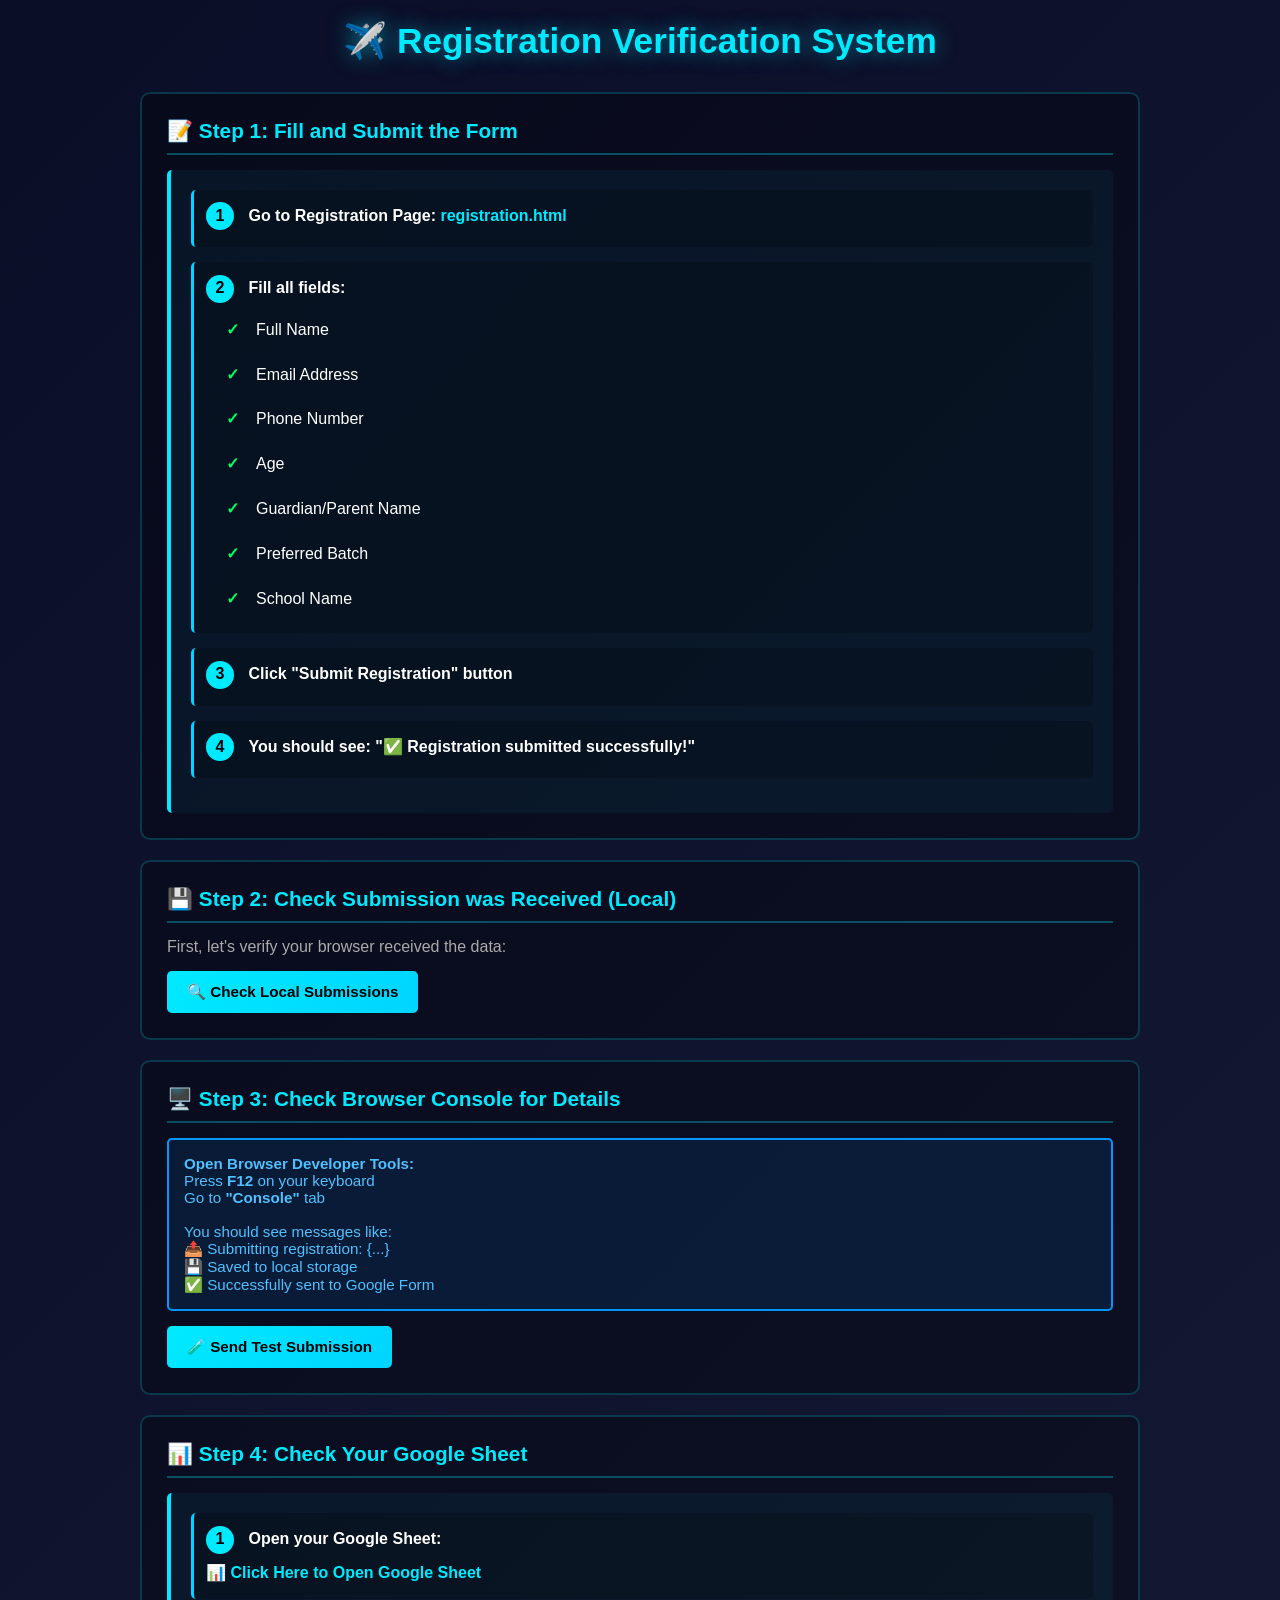
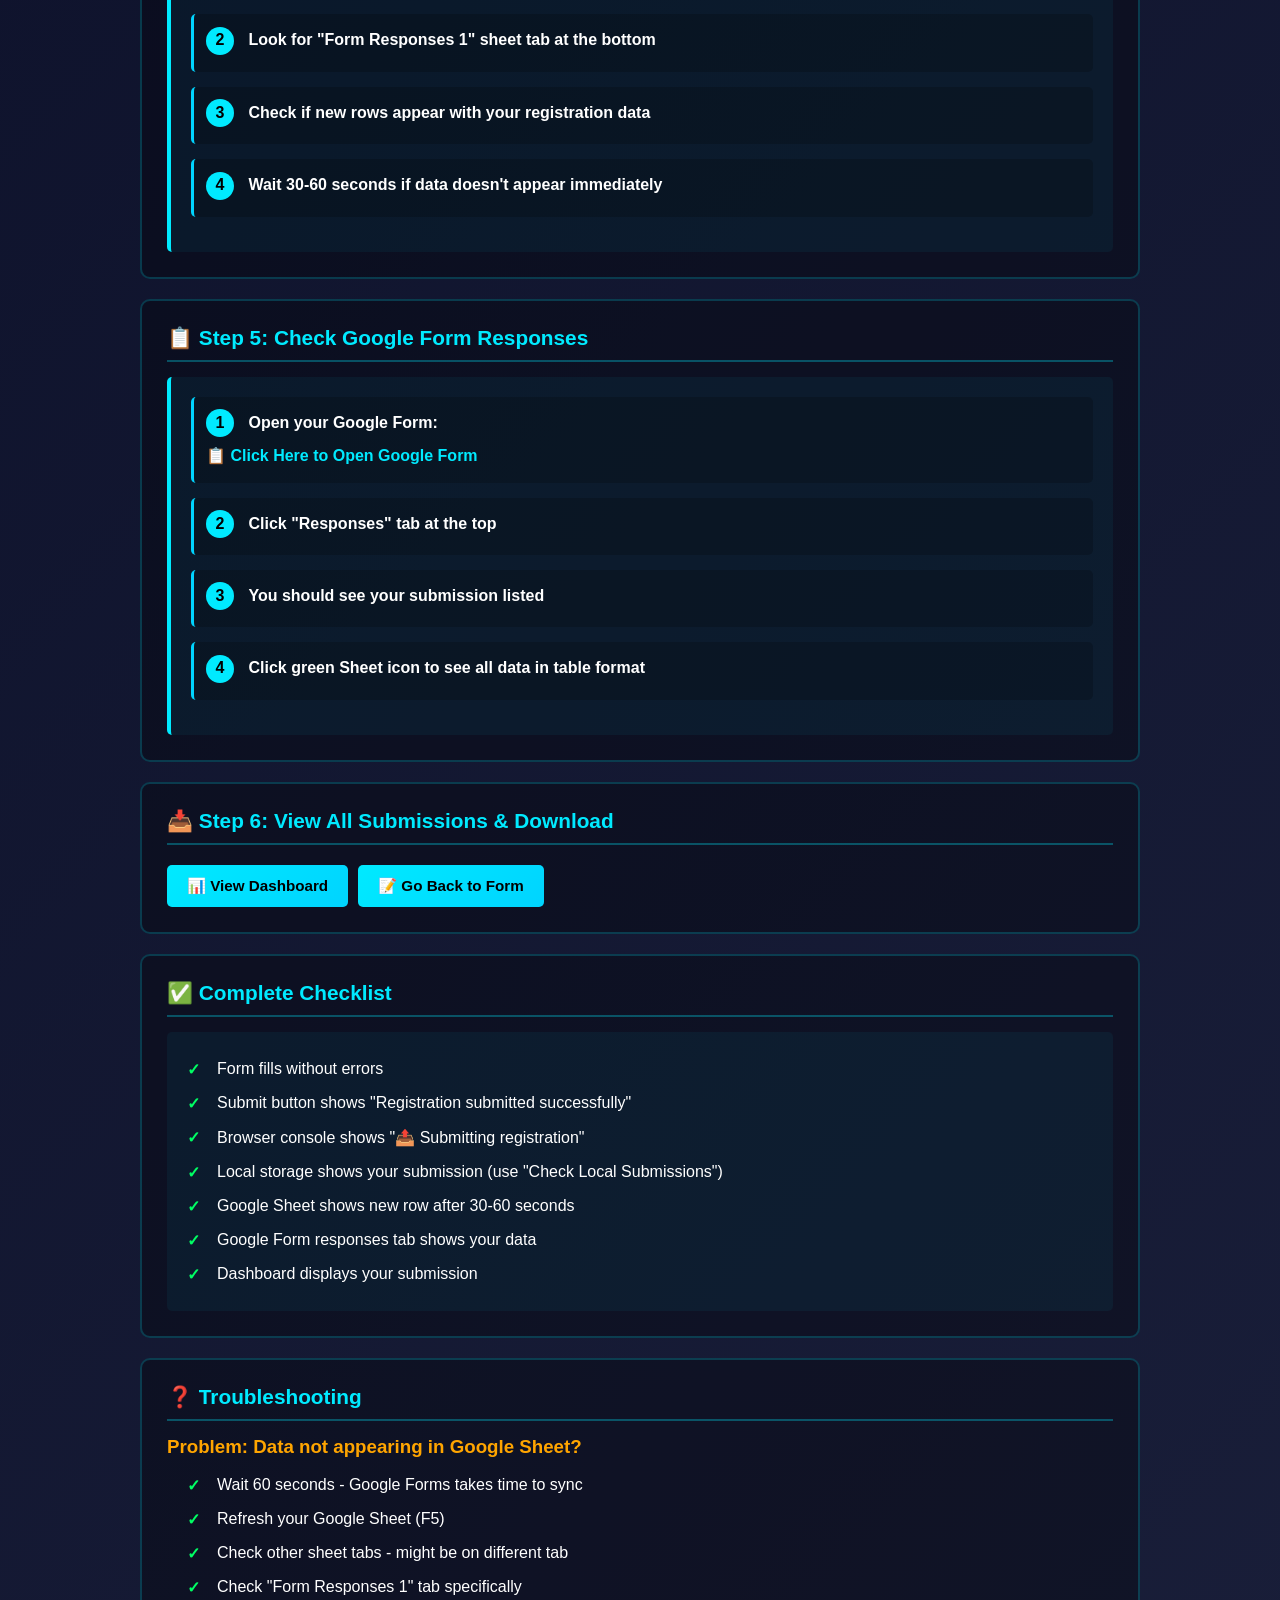
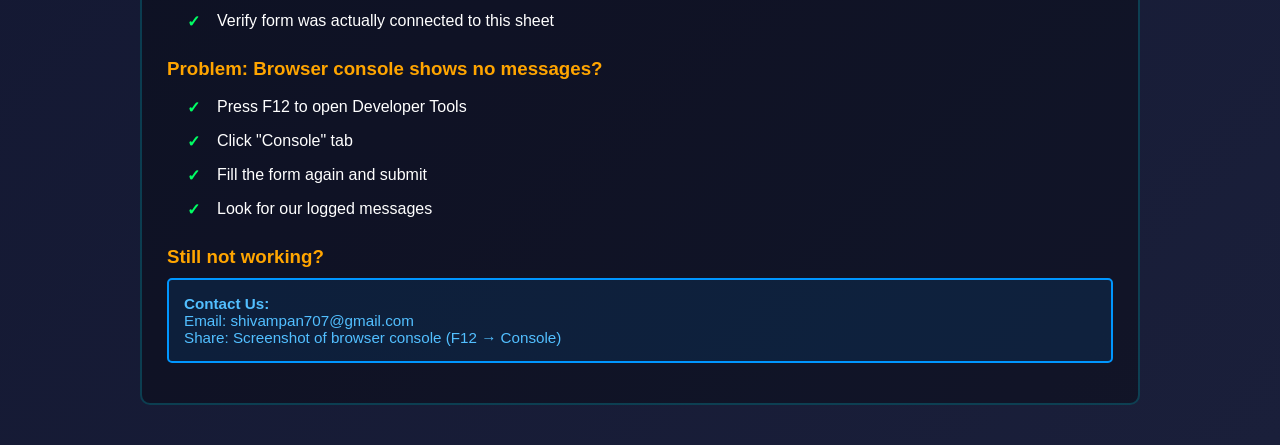
<file: verify.html>
<!doctype html>
<html lang="en">
  <head>
    <meta charset="UTF-8" />
    <meta name="viewport" content="width=device-width, initial-scale=1.0" />
    <title>Registration Verification - Drone Camp</title>
    <style>
      * {
        margin: 0;
        padding: 0;
        box-sizing: border-box;
      }

      body {
        font-family: "Poppins", sans-serif;
        background: linear-gradient(135deg, #0a0e27 0%, #1a1f3a 100%);
        color: #fff;
        padding: 20px;
        min-height: 100vh;
      }

      .container {
        max-width: 1000px;
        margin: 0 auto;
      }

      h1 {
        text-align: center;
        margin-bottom: 30px;
        color: #00eaff;
        font-size: 2.2em;
        text-shadow: 0 0 20px rgba(0, 234, 255, 0.5);
      }

      .section {
        background: rgba(0, 0, 0, 0.3);
        border: 2px solid rgba(0, 234, 255, 0.2);
        border-radius: 10px;
        padding: 25px;
        margin-bottom: 20px;
      }

      .section h2 {
        color: #00eaff;
        margin-bottom: 15px;
        font-size: 1.3em;
        border-bottom: 2px solid rgba(0, 234, 255, 0.3);
        padding-bottom: 10px;
      }

      .steps {
        background: rgba(0, 234, 255, 0.05);
        border-left: 4px solid #00eaff;
        padding: 20px;
        border-radius: 5px;
        line-height: 1.8;
      }

      .step-item {
        margin-bottom: 15px;
        background: rgba(0, 0, 0, 0.2);
        padding: 12px;
        border-radius: 5px;
        border-left: 3px solid #00d4ff;
      }

      .step-num {
        background: #00eaff;
        color: #000;
        width: 28px;
        height: 28px;
        border-radius: 50%;
        display: inline-flex;
        align-items: center;
        justify-content: center;
        font-weight: bold;
        margin-right: 10px;
        margin-bottom: 5px;
      }

      .button-group {
        display: flex;
        gap: 10px;
        margin-top: 20px;
        flex-wrap: wrap;
      }

      button {
        background: linear-gradient(135deg, #00eaff 0%, #00d4ff 100%);
        color: #000;
        border: none;
        padding: 12px 20px;
        border-radius: 5px;
        font-weight: 600;
        cursor: pointer;
        transition: all 0.3s ease;
        font-size: 0.95em;
      }

      button:hover {
        transform: translateY(-2px);
        box-shadow: 0 5px 15px rgba(0, 234, 255, 0.4);
      }

      .info-box {
        background: rgba(0, 150, 255, 0.1);
        border: 2px solid #0096ff;
        color: #52bfff;
        padding: 15px;
        border-radius: 5px;
        margin-bottom: 15px;
        font-size: 0.95em;
      }

      .success {
        background: rgba(0, 255, 100, 0.1);
        border: 2px solid #00ff64;
        color: #00ff64;
        padding: 15px;
        border-radius: 5px;
        margin-top: 15px;
      }

      .warning {
        background: rgba(255, 165, 0, 0.1);
        border: 2px solid #ffa500;
        color: #ffa500;
        padding: 15px;
        border-radius: 5px;
        margin-top: 15px;
      }

      .error {
        background: rgba(255, 0, 0, 0.1);
        border: 2px solid #ff0000;
        color: #ff6b6b;
        padding: 15px;
        border-radius: 5px;
        margin-top: 15px;
      }

      table {
        width: 100%;
        border-collapse: collapse;
        margin-top: 15px;
      }

      th {
        background: rgba(0, 234, 255, 0.2);
        color: #00eaff;
        padding: 10px;
        text-align: left;
        border-bottom: 2px solid #00eaff;
      }

      td {
        padding: 10px;
        border-bottom: 1px solid rgba(0, 234, 255, 0.1);
      }

      tr:hover {
        background: rgba(0, 234, 255, 0.05);
      }

      .link {
        color: #00eaff;
        text-decoration: none;
        font-weight: 600;
      }

      .link:hover {
        text-decoration: underline;
      }

      .checklist {
        list-style: none;
      }

      .checklist li {
        padding: 8px 0;
        padding-left: 30px;
        position: relative;
      }

      .checklist li:before {
        content: "✓";
        position: absolute;
        left: 0;
        color: #00ff64;
        font-weight: bold;
      }
    </style>
  </head>
  <body>
    <div class="container">
      <h1>✈️ Registration Verification System</h1>

      <!-- Step 1: Fill the Form -->
      <div class="section">
        <h2>📝 Step 1: Fill and Submit the Form</h2>
        <div class="steps">
          <div class="step-item">
            <span class="step-num">1</span>
            <strong>Go to Registration Page:</strong>
            <a href="registration.html" class="link">registration.html</a>
          </div>
          <div class="step-item">
            <span class="step-num">2</span>
            <strong>Fill all fields:</strong>
            <ul class="checklist" style="margin-left: 20px">
              <li>Full Name</li>
              <li>Email Address</li>
              <li>Phone Number</li>
              <li>Age</li>
              <li>Guardian/Parent Name</li>
              <li>Preferred Batch</li>
              <li>School Name</li>
            </ul>
          </div>
          <div class="step-item">
            <span class="step-num">3</span>
            <strong>Click "Submit Registration" button</strong>
          </div>
          <div class="step-item">
            <span class="step-num">4</span>
            <strong
              >You should see: "✅ Registration submitted successfully!"</strong
            >
          </div>
        </div>
      </div>

      <!-- Step 2: Check Local Submission -->
      <div class="section">
        <h2>💾 Step 2: Check Submission was Received (Local)</h2>
        <p style="margin-bottom: 15px; color: #aaa">
          First, let's verify your browser received the data:
        </p>
        <button onclick="checkLocalStorage()">
          🔍 Check Local Submissions
        </button>
        <div id="localResult"></div>
      </div>

      <!-- Step 3: Check Browser Console -->
      <div class="section">
        <h2>🖥️ Step 3: Check Browser Console for Details</h2>
        <div class="info-box">
          <strong>Open Browser Developer Tools:</strong><br />
          Press <strong>F12</strong> on your keyboard<br />
          Go to <strong>"Console"</strong> tab<br />
          <br />
          You should see messages like:<br />
          📤 Submitting registration: {...}<br />
          💾 Saved to local storage<br />
          ✅ Successfully sent to Google Form
        </div>
        <button onclick="testForm()">🧪 Send Test Submission</button>
        <div id="testResult"></div>
      </div>

      <!-- Step 4: Check Google Sheet -->
      <div class="section">
        <h2>📊 Step 4: Check Your Google Sheet</h2>
        <div class="steps">
          <div class="step-item">
            <span class="step-num">1</span>
            <strong>Open your Google Sheet:</strong><br />
            <a
              href="https://docs.google.com/spreadsheets/d/19okXL3SKm2-gCBe8HiLzfTNWEYookvL42NY4O_ANzBc/edit"
              target="_blank"
              class="link">
              📊 Click Here to Open Google Sheet
            </a>
          </div>
          <div class="step-item">
            <span class="step-num">2</span>
            <strong>Look for "Form Responses 1" sheet tab at the bottom</strong>
          </div>
          <div class="step-item">
            <span class="step-num">3</span>
            <strong
              >Check if new rows appear with your registration data</strong
            >
          </div>
          <div class="step-item">
            <span class="step-num">4</span>
            <strong
              >Wait 30-60 seconds if data doesn't appear immediately</strong
            >
          </div>
        </div>
      </div>

      <!-- Step 5: Check Google Form -->
      <div class="section">
        <h2>📋 Step 5: Check Google Form Responses</h2>
        <div class="steps">
          <div class="step-item">
            <span class="step-num">1</span>
            <strong>Open your Google Form:</strong><br />
            <a
              href="https://forms.gle/9StjmPjZVzbD2sqJ7"
              target="_blank"
              class="link">
              📋 Click Here to Open Google Form
            </a>
          </div>
          <div class="step-item">
            <span class="step-num">2</span>
            <strong>Click "Responses" tab at the top</strong>
          </div>
          <div class="step-item">
            <span class="step-num">3</span>
            <strong>You should see your submission listed</strong>
          </div>
          <div class="step-item">
            <span class="step-num">4</span>
            <strong
              >Click green Sheet icon to see all data in table format</strong
            >
          </div>
        </div>
      </div>

      <!-- Dashboard & Download -->
      <div class="section">
        <h2>📥 Step 6: View All Submissions & Download</h2>
        <div class="button-group">
          <button onclick="window.location.href = 'dashboard.html'">
            📊 View Dashboard
          </button>
          <button onclick="window.location.href = 'registration.html'">
            📝 Go Back to Form
          </button>
        </div>
      </div>

      <!-- Quick Summary -->
      <div class="section">
        <h2>✅ Complete Checklist</h2>
        <div
          style="
            background: rgba(0, 234, 255, 0.05);
            padding: 20px;
            border-radius: 5px;
          ">
          <ul class="checklist">
            <li>Form fills without errors</li>
            <li>Submit button shows "Registration submitted successfully"</li>
            <li>Browser console shows "📤 Submitting registration"</li>
            <li>
              Local storage shows your submission (use "Check Local
              Submissions")
            </li>
            <li>Google Sheet shows new row after 30-60 seconds</li>
            <li>Google Form responses tab shows your data</li>
            <li>Dashboard displays your submission</li>
          </ul>
        </div>
      </div>

      <!-- Troubleshooting -->
      <div class="section">
        <h2>❓ Troubleshooting</h2>

        <div style="margin-bottom: 20px">
          <h3 style="color: #ffa500; margin-bottom: 10px">
            Problem: Data not appearing in Google Sheet?
          </h3>
          <ul class="checklist" style="margin-left: 20px">
            <li>Wait 60 seconds - Google Forms takes time to sync</li>
            <li>Refresh your Google Sheet (F5)</li>
            <li>Check other sheet tabs - might be on different tab</li>
            <li>Check "Form Responses 1" tab specifically</li>
            <li>Verify form was actually connected to this sheet</li>
          </ul>
        </div>

        <div style="margin-bottom: 20px">
          <h3 style="color: #ffa500; margin-bottom: 10px">
            Problem: Browser console shows no messages?
          </h3>
          <ul class="checklist" style="margin-left: 20px">
            <li>Press F12 to open Developer Tools</li>
            <li>Click "Console" tab</li>
            <li>Fill the form again and submit</li>
            <li>Look for our logged messages</li>
          </ul>
        </div>

        <div>
          <h3 style="color: #ffa500; margin-bottom: 10px">
            Still not working?
          </h3>
          <div class="info-box">
            <strong>Contact Us:</strong><br />
            Email: shivampan707@gmail.com<br />
            Share: Screenshot of browser console (F12 → Console)
          </div>
        </div>
      </div>
    </div>

    <script>
      function checkLocalStorage() {
        const submissions = JSON.parse(
          localStorage.getItem("registrations") || "[]",
        );
        let html = "";

        if (submissions.length === 0) {
          html = `
          <div class="warning">
            ⚠️ No submissions found in local storage.<br>
            This means you haven't submitted the form yet on this browser.
          </div>
        `;
        } else {
          html = `
          <div class="success">
            ✅ Found ${submissions.length} submission(s) in local storage!
          </div>
          <table>
            <thead>
              <tr>
                <th>Field</th>
                <th>Value</th>
              </tr>
            </thead>
            <tbody>
        `;

          const lastSubmission = submissions[submissions.length - 1];
          for (let key in lastSubmission) {
            html += `<tr><td>${key}</td><td>${lastSubmission[key]}</td></tr>`;
          }

          html += `
            </tbody>
          </table>
          <div class="info-box" style="margin-top: 15px;">
            Showing latest submission. Total: ${submissions.length}
          </div>
        `;
        }

        document.getElementById("localResult").innerHTML = html;
      }

      function testForm() {
        const testData = {
          timestamp: new Date().toLocaleString(),
          name: "Test User " + Math.random().toString(36).substring(7),
          email: "test@example.com",
          phone: "9999999999",
          age: "12",
          guardian: "Test Parent",
          batch: "B1",
          school: "Test School",
        };

        // Save to localStorage
        let submissions = JSON.parse(
          localStorage.getItem("registrations") || "[]",
        );
        submissions.push(testData);
        localStorage.setItem("registrations", JSON.stringify(submissions));

        // Log for console
        console.log("📤 Test Submission:", testData);
        console.log("💾 Saved to local storage. Total:", submissions.length);

        document.getElementById("testResult").innerHTML = `
        <div class="success">
          ✅ Test submission created!<br>
          Check browser console (F12) for details.<br>
          Check local storage above for confirmation.
        </div>
      `;
      }
    </script>
  </body>
</html>
</file>
<file: style.css>
/* ================ VARIABLES & RESET ================ */
:root {
  --primary-dark: #0a0f1c;
  --secondary-dark: #0d1420;
  --neon-blue: #00eaff;
  --neon-blue-dark: #0099cc;
  --golden: #ffd700;
  --bright-yellow: #ffeb3b;
  --text-gray: #b0b8c1;
  --text-light: #e0e8f0;
  --purple: #8b5cf6;
  --cyan: #06b6d4;
}

* {
  margin: 0;
  padding: 0;
  box-sizing: border-box;
}

html,
body {
  width: 100%;
  font-family: "Poppins", sans-serif;
  background: var(--primary-dark);
  color: var(--text-light);
  overflow-x: hidden;
}

/* ================ NAVBAR ================ */
.navbar {
  position: fixed;
  top: 0;
  width: 100%;
  z-index: 1000;
  background: rgba(10, 15, 28, 0.95);
  backdrop-filter: blur(10px);
  border-bottom: 2px solid var(--neon-blue);
  box-shadow: 0 8px 32px rgba(0, 234, 255, 0.15);
  animation: slideDown 0.6s ease-out;
}

.nav-container {
  max-width: 1400px;
  margin: 0 auto;
  padding: 1rem 2rem;
  display: flex;
  justify-content: space-between;
  align-items: center;
  gap: 2rem;
}

.nav-logo {
  display: flex;
  align-items: center;
  gap: 0.8rem;
  cursor: pointer;
}

.logo-text {
  display: flex;
  align-items: center;
  gap: 0.5rem;
  font-weight: 700;
  color: var(--golden);
  transition: all 0.3s ease;
}

.logo-img {
  height: 40px;
  width: auto;
  border-radius: 8px;
  border: 2px solid var(--golden);
}

.logo-text:hover {
  color: var(--bright-yellow);
  transform: scale(1.05);
}

.sparkle {
  background: linear-gradient(90deg, var(--neon-blue), var(--golden));
  -webkit-background-clip: text;
  -webkit-text-fill-color: transparent;
  background-clip: text;
  font-size: 1.1rem;
}

.nav-menu {
  display: flex;
  list-style: none;
  gap: 2rem;
  flex: 1;
}

.nav-link {
  color: var(--text-gray);
  text-decoration: none;
  font-weight: 600;
  position: relative;
  transition: all 0.3s ease;
  font-size: 0.95rem;
}

.nav-link:hover,
.nav-link.active {
  color: var(--neon-blue);
}

.nav-link::after {
  content: "";
  position: absolute;
  bottom: -5px;
  left: 0;
  width: 0;
  height: 2px;
  background: linear-gradient(90deg, var(--neon-blue), var(--golden));
  transition: width 0.3s ease;
}

.nav-link:hover::after,
.nav-link.active::after {
  width: 100%;
}

.nav-buttons {
  display: flex;
  gap: 1rem;
  align-items: center;
}

.btn-whatsapp,
.btn-register {
  padding: 0.8rem 1.5rem;
  border: none;
  border-radius: 25px;
  font-weight: 600;
  cursor: pointer;
  transition: all 0.3s ease;
  font-size: 0.9rem;
  text-decoration: none;
  display: inline-flex;
  align-items: center;
  gap: 0.5rem;
}

.btn-whatsapp {
  background: linear-gradient(135deg, #25d366, #1a9d4f);
  color: white;
  box-shadow: 0 4px 15px rgba(37, 211, 102, 0.3);
}

.btn-whatsapp:hover {
  transform: translateY(-2px);
  box-shadow: 0 6px 25px rgba(37, 211, 102, 0.5);
}

.btn-register {
  background: linear-gradient(135deg, var(--neon-blue), var(--neon-blue-dark));
  color: var(--primary-dark);
  box-shadow: 0 4px 15px rgba(0, 234, 255, 0.3);
}

.btn-register:hover {
  transform: translateY(-2px);
  box-shadow: 0 6px 25px rgba(0, 234, 255, 0.5);
}

.hamburger {
  display: none;
  flex-direction: column;
  gap: 5px;
  cursor: pointer;
}

.hamburger span {
  width: 25px;
  height: 3px;
  background: var(--neon-blue);
  border-radius: 2px;
  transition: all 0.3s ease;
}

/* ================ FLOATING ACTION BUTTONS ================ */
.floating-buttons {
  position: fixed;
  bottom: 30px;
  right: 30px;
  display: flex;
  gap: 1.5rem;
  z-index: 999;
  flex-direction: column;
}

.fab {
  width: 70px;
  height: 70px;
  border-radius: 50%;
  border: none;
  cursor: pointer;
  font-size: 1.5rem;
  display: flex;
  align-items: center;
  justify-content: center;
  text-decoration: none;
  transition: all 0.3s cubic-bezier(0.34, 1.56, 0.64, 1);
  box-shadow: 0 8px 30px rgba(0, 0, 0, 0.3);
  animation: popIn 0.6s cubic-bezier(0.34, 1.56, 0.64, 1);
  position: relative;
  overflow: hidden;
}

.fab::before {
  content: "";
  position: absolute;
  width: 100%;
  height: 100%;
  border-radius: 50%;
  animation: pulse 2s infinite;
  opacity: 0.5;
}

.fab-whatsapp {
  background: linear-gradient(135deg, #25d366, #1a9d4f);
  color: white;
  animation: popIn 0.6s cubic-bezier(0.34, 1.56, 0.64, 1) 0.2s backwards;
}

.fab-whatsapp:hover {
  transform: scale(1.2) translateY(-10px);
  box-shadow: 0 15px 50px rgba(37, 211, 102, 0.6);
  animation: popInHover 0.5s ease-out;
}

.fab-register {
  background: linear-gradient(135deg, var(--neon-blue), var(--neon-blue-dark));
  color: var(--primary-dark);
  animation: popIn 0.6s cubic-bezier(0.34, 1.56, 0.64, 1) 0.4s backwards;
}

.fab-register:hover {
  transform: scale(1.2) translateY(-10px);
  box-shadow: 0 15px 50px rgba(0, 234, 255, 0.6);
  animation: popInHover 0.5s ease-out;
}

.fab-icon {
  position: relative;
  z-index: 2;
  font-size: 1.8rem;
  animation: bounceIcon 1s infinite;
}

.fab-label {
  position: absolute;
  bottom: -30px;
  background: rgba(0, 0, 0, 0.8);
  color: white;
  padding: 0.5rem 1rem;
  border-radius: 5px;
  font-size: 0.8rem;
  white-space: nowrap;
  opacity: 0;
  transition: all 0.3s ease;
  font-weight: 600;
}

.fab:hover .fab-label {
  opacity: 1;
  bottom: -50px;
}

/* ================ ANIMATIONS ================ */
@keyframes slideDown {
  from {
    opacity: 0;
    transform: translateY(-30px);
  }
  to {
    opacity: 1;
    transform: translateY(0);
  }
}

@keyframes fadeIn {
  from {
    opacity: 0;
  }
  to {
    opacity: 1;
  }
}

@keyframes fadeInUp {
  from {
    opacity: 0;
    transform: translateY(40px);
  }
  to {
    opacity: 1;
    transform: translateY(0);
  }
}

@keyframes slideUp {
  from {
    opacity: 0;
    transform: translateY(30px);
  }
  to {
    opacity: 1;
    transform: translateY(0);
  }
}

@keyframes float {
  0%,
  100% {
    transform: translateY(0px);
  }
  50% {
    transform: translateY(-10px);
  }
}

@keyframes gradientShift {
  0% {
    background-position: 0% center;
  }
  50% {
    background-position: 100% center;
  }
  100% {
    background-position: 0% center;
  }
}

@keyframes glow {
  0%,
  100% {
    box-shadow: 0 0 20px rgba(0, 234, 255, 0.5);
  }
  50% {
    box-shadow: 0 0 35px rgba(0, 234, 255, 0.8);
  }
}

@keyframes slideInLeft {
  from {
    opacity: 0;
    transform: translateX(-50px);
  }
  to {
    opacity: 1;
    transform: translateX(0);
  }
}

@keyframes slideInRight {
  from {
    opacity: 0;
    transform: translateX(50px);
  }
  to {
    opacity: 1;
    transform: translateX(0);
  }
}

@keyframes popIn {
  0% {
    transform: scale(0) translateY(100px);
    opacity: 0;
  }
  50% {
    transform: scale(1.1);
  }
  100% {
    transform: scale(1) translateY(0);
    opacity: 1;
  }
}

@keyframes popInHover {
  0% {
    transform: scale(1.2);
  }
  50% {
    transform: scale(1.15);
  }
  100% {
    transform: scale(1.2);
  }
}

@keyframes pulse {
  0% {
    box-shadow: 0 0 0 0 rgba(255, 255, 255, 0.7);
  }
  70% {
    box-shadow: 0 0 0 20px rgba(255, 255, 255, 0);
  }
  100% {
    box-shadow: 0 0 0 0 rgba(255, 255, 255, 0);
  }
}

@keyframes bounceIcon {
  0%,
  100% {
    transform: translateY(0);
  }
  50% {
    transform: translateY(-5px);
  }
}

/* ================ MODAL ================ */
.modal {
  display: none;
  position: fixed;
  z-index: 10000;
  left: 0;
  top: 0;
  width: 100%;
  height: 100%;
  background-color: rgba(0, 0, 0, 0.8);
  justify-content: center;
  align-items: center;
  backdrop-filter: blur(5px);
  animation: fadeIn 0.3s ease-out;
}

.modal-content {
  background: linear-gradient(
    135deg,
    rgba(10, 15, 28, 0.98),
    rgba(13, 20, 32, 0.98)
  );
  border: 2px solid var(--neon-blue);
  border-radius: 20px;
  padding: 3rem;
  max-width: 700px;
  width: 90%;
  max-height: 80vh;
  overflow-y: auto;
  box-shadow: 0 0 50px rgba(0, 234, 255, 0.5);
  animation: slideUp 0.3s ease-out;
}

.modal-header {
  display: flex;
  justify-content: space-between;
  align-items: center;
  margin-bottom: 2rem;
  border-bottom: 2px solid var(--neon-blue);
  padding-bottom: 1rem;
}

.modal-title {
  font-size: 2rem;
  font-weight: 800;
  background: linear-gradient(90deg, var(--neon-blue), var(--golden));
  -webkit-background-clip: text;
  -webkit-text-fill-color: transparent;
  background-clip: text;
  margin: 0;
}

.modal-close {
  font-size: 2rem;
  font-weight: bold;
  color: var(--neon-blue);
  cursor: pointer;
  border: none;
  background: none;
  transition: all 0.3s ease;
  padding: 0;
  width: 40px;
  height: 40px;
  display: flex;
  align-items: center;
  justify-content: center;
}

.modal-close:hover {
  color: var(--golden);
  transform: rotate(90deg);
}

.modal-body {
  color: var(--text-gray);
  line-height: 1.8;
  font-size: 1.05rem;
}

.modal-body p {
  margin: 1rem 0;
  display: flex;
  align-items: flex-start;
  gap: 1rem;
}

.modal-body strong {
  color: var(--neon-blue);
}

.modal-footer {
  margin-top: 2rem;
  padding-top: 2rem;
  border-top: 2px solid rgba(0, 234, 255, 0.3);
  display: flex;
  gap: 1rem;
  flex-wrap: wrap;
}

.modal-footer button {
  flex: 1;
  min-width: 150px;
  padding: 1rem 2rem;
  border: 2px solid var(--neon-blue);
  background: rgba(0, 234, 255, 0.15);
  color: var(--neon-blue);
  border-radius: 10px;
  font-weight: 700;
  font-size: 1rem;
  cursor: pointer;
  transition: all 0.3s ease;
  font-family: "Poppins", sans-serif;
}

.modal-footer button:hover {
  background: var(--neon-blue);
  color: var(--primary-dark);
  transform: translateY(-2px);
  box-shadow: 0 8px 25px rgba(0, 234, 255, 0.4);
}

/* ================ CLICKABLE CARDS ================ */
.clickable-card {
  cursor: pointer;
}

.clickable-card:hover {
  transform: scale(1.05);
}

/* ================ HOME PAGE ================ */
#drone-container {
  position: fixed;
  top: 0;
  left: 0;
  width: 100%;
  height: 100vh;
  z-index: 1;
}

.overlay {
  position: fixed;
  top: 0;
  left: 0;
  width: 100%;
  height: 100vh;
  background: radial-gradient(
    circle at 50% 50%,
    rgba(0, 234, 255, 0.1) 0%,
    rgba(10, 15, 28, 0.7) 50%,
    rgba(0, 13, 51, 0.9) 100%
  );
  z-index: 2;
  pointer-events: none;
}

.hero-home {
  position: relative;
  min-height: 100vh;
  display: flex;
  align-items: center;
  justify-content: center;
  padding: 120px 2rem 150px;
  z-index: 3;
  overflow-y: auto;
}

.hero-content {
  text-align: center;
  max-width: 900px;
  animation: fadeInUp 1s ease-out;
}

.hero-title {
  font-size: clamp(2.5rem, 10vw, 4.5rem);
  font-weight: 900;
  letter-spacing: 2px;
  background: linear-gradient(
    90deg,
    var(--neon-blue),
    var(--golden),
    var(--bright-yellow),
    var(--neon-blue)
  );
  background-size: 300% auto;
  -webkit-background-clip: text;
  -webkit-text-fill-color: transparent;
  background-clip: text;
  animation: gradientShift 4s ease-in-out infinite;
  margin-bottom: 1rem;
  text-shadow: 0 0 60px rgba(0, 234, 255, 0.3);
  line-height: 1.2;
}

.hero-tagline {
  font-size: 1.5rem;
  color: var(--golden);
  font-weight: 700;
  margin-bottom: 1rem;
  animation: fadeIn 1s ease-out 0.2s backwards;
}

.neon {
  background: linear-gradient(90deg, var(--neon-blue), var(--golden));
  -webkit-background-clip: text;
  -webkit-text-fill-color: transparent;
  background-clip: text;
  font-weight: 800;
}

.sparkle-link {
  color: var(--golden);
  text-decoration: none;
  font-weight: 700;
  transition: all 0.3s ease;
  position: relative;
  cursor: pointer;
  display: inline-flex;
  align-items: center;
  gap: 0.4rem;
}

.sparkle-link::after {
  content: "🔗";
  font-size: 0.8em;
  opacity: 0.7;
  transition: all 0.3s ease;
}

.sparkle-link:hover {
  color: var(--bright-yellow);
  text-shadow: 0 0 10px rgba(255, 215, 0, 0.5);
}

.sparkle-link:hover::after {
  opacity: 1;
  transform: rotate(45deg) scale(1.2);
  text-shadow: 0 0 8px rgba(255, 215, 0, 0.8);
}

.hero-subtitle {
  font-size: clamp(1.1rem, 3vw, 1.8rem);
  color: var(--text-gray);
  line-height: 1.8;
  margin-bottom: 2.5rem;
  animation: fadeIn 1s ease-out 0.4s backwards;
  max-width: 700px;
  margin-left: auto;
  margin-right: auto;
}

.cta-buttons {
  display: flex;
  gap: 1.5rem;
  justify-content: center;
  flex-wrap: wrap;
  margin-bottom: 3rem;
  animation: fadeIn 1s ease-out 0.6s backwards;
}

.btn {
  padding: 1.2rem 2.8rem;
  border: 2px solid var(--neon-blue);
  background: linear-gradient(135deg, var(--neon-blue), var(--neon-blue-dark));
  color: var(--primary-dark);
  font-size: 1.05rem;
  font-weight: 700;
  font-family: "Poppins", sans-serif;
  cursor: pointer;
  border-radius: 50px;
  transition: all 0.4s cubic-bezier(0.34, 1.56, 0.64, 1);
  box-shadow: 0 8px 30px rgba(0, 234, 255, 0.4);
  position: relative;
  overflow: hidden;
  text-decoration: none;
  display: inline-flex;
  align-items: center;
  justify-content: center;
}

.btn::before {
  content: "";
  position: absolute;
  top: 0;
  left: -100%;
  width: 100%;
  height: 100%;
  background: rgba(255, 255, 255, 0.2);
  transition: left 0.4s ease;
}

.btn:hover {
  transform: translateY(-4px) scale(1.08);
  box-shadow: 0 15px 50px rgba(0, 234, 255, 0.8);
  letter-spacing: 1px;
}

.btn:hover::before {
  left: 100%;
}

.btn-secondary {
  background: transparent;
  color: var(--neon-blue);
  border: 2px solid var(--neon-blue);
}

.btn-secondary:hover {
  background: rgba(0, 234, 255, 0.15);
}

.features-home {
  display: grid;
  grid-template-columns: repeat(auto-fit, minmax(200px, 1fr));
  gap: 1.5rem;
  max-width: 900px;
  margin: 0 auto;
}

.feature-card {
  background: rgba(0, 234, 255, 0.05);
  border: 2px solid rgba(0, 234, 255, 0.2);
  border-radius: 15px;
  padding: 2rem;
  text-align: center;
  transition: all 0.4s ease;
  animation: float 3s ease-in-out infinite;
}

.feature-card:nth-child(2) {
  animation-delay: 0.2s;
}

.feature-card:nth-child(3) {
  animation-delay: 0.4s;
}

.feature-card:nth-child(4) {
  animation-delay: 0.6s;
}

.feature-card:hover {
  background: rgba(0, 234, 255, 0.1);
  border-color: rgba(0, 234, 255, 0.5);
  box-shadow: 0 0 30px rgba(0, 234, 255, 0.3);
  transform: translateY(-10px);
}

.icon {
  font-size: 2.5rem;
  margin-bottom: 1rem;
  display: block;
}

.feature-card h3 {
  font-size: 1.2rem;
  color: var(--golden);
  margin-bottom: 0.5rem;
}

.feature-card p {
  color: var(--text-gray);
  font-size: 0.95rem;
}

/* ================ OTHER PAGES ================ */
.page-section {
  min-height: 100vh;
  padding: 150px 2rem 150px;
  max-width: 1200px;
  margin: 0 auto;
}

.page-header {
  text-align: center;
  margin-bottom: 3rem;
  animation: fadeInUp 0.8s ease-out;
}

.page-title {
  font-size: clamp(2rem, 8vw, 3.5rem);
  font-weight: 800;
  background: linear-gradient(
    90deg,
    var(--neon-blue),
    var(--golden),
    var(--bright-yellow)
  );
  -webkit-background-clip: text;
  -webkit-text-fill-color: transparent;
  background-clip: text;
  margin-bottom: 1rem;
}

.page-subtitle {
  font-size: 1.2rem;
  color: var(--text-gray);
  line-height: 1.6;
}

.events-grid {
  display: grid;
  grid-template-columns: repeat(auto-fit, minmax(280px, 1fr));
  gap: 2rem;
  margin-bottom: 3rem;
}

.event-card {
  background: linear-gradient(
    135deg,
    rgba(0, 234, 255, 0.1),
    rgba(139, 92, 246, 0.1)
  );
  border: 2px solid rgba(0, 234, 255, 0.3);
  border-radius: 15px;
  padding: 2rem;
  transition: all 0.4s ease;
  animation: slideInLeft 0.8s ease-out;
}

.event-card:nth-child(2) {
  animation-delay: 0.2s;
}

.event-card:nth-child(3) {
  animation-delay: 0.4s;
}

.event-card:hover {
  background: linear-gradient(
    135deg,
    rgba(0, 234, 255, 0.2),
    rgba(139, 92, 246, 0.2)
  );
  border-color: var(--neon-blue);
  box-shadow: 0 0 40px rgba(0, 234, 255, 0.4);
  transform: translateY(-10px);
}

.event-card h3 {
  font-size: 1.4rem;
  color: var(--golden);
  margin-bottom: 1rem;
}

.event-info {
  display: flex;
  align-items: center;
  gap: 0.5rem;
  margin: 0.8rem 0;
  color: var(--text-gray);
  font-size: 1rem;
}

.event-info strong {
  color: var(--neon-blue);
}

.info-section {
  background: rgba(0, 234, 255, 0.05);
  border-left: 4px solid var(--neon-blue);
  padding: 2rem;
  border-radius: 10px;
  margin: 2rem 0;
  animation: slideInRight 0.8s ease-out;
}

.info-section h3 {
  color: var(--golden);
  font-size: 1.5rem;
  margin-bottom: 1rem;
}

.info-section p {
  color: var(--text-gray);
  line-height: 1.8;
  font-size: 1.05rem;
}

.venue-map {
  width: 100%;
  height: 400px;
  border-radius: 15px;
  overflow: hidden;
  margin: 2rem 0;
  border: 2px solid rgba(0, 234, 255, 0.3);
  box-shadow: 0 0 30px rgba(0, 234, 255, 0.2);
}

/* ================ REGISTRATION PAGE ================ */
.registration-container {
  min-height: 100vh;
  padding: 150px 2rem 150px;
  display: flex;
  align-items: center;
  justify-content: center;
}

.reg-form-wrapper {
  width: 100%;
  max-width: 600px;
  background: linear-gradient(
    135deg,
    rgba(0, 234, 255, 0.08),
    rgba(139, 92, 246, 0.08)
  );
  border: 2px solid rgba(0, 234, 255, 0.3);
  border-radius: 20px;
  padding: 3rem;
  box-shadow: 0 0 50px rgba(0, 234, 255, 0.2);
  animation: fadeInUp 0.8s ease-out;
}

.form-title {
  font-size: 2rem;
  font-weight: 800;
  background: linear-gradient(90deg, var(--neon-blue), var(--golden));
  -webkit-background-clip: text;
  -webkit-text-fill-color: transparent;
  background-clip: text;
  margin-bottom: 0.5rem;
  text-align: center;
}

.form-subtitle {
  text-align: center;
  color: var(--text-gray);
  margin-bottom: 2rem;
  font-size: 1.05rem;
}

.form-group {
  margin-bottom: 1.5rem;
  animation: fadeInUp 0.8s ease-out;
}

.form-group:nth-child(2) {
  animation-delay: 0.1s;
}

.form-group:nth-child(3) {
  animation-delay: 0.2s;
}

.form-group:nth-child(4) {
  animation-delay: 0.3s;
}

.form-group:nth-child(5) {
  animation-delay: 0.4s;
}

label {
  display: block;
  margin-bottom: 0.8rem;
  color: var(--neon-blue);
  font-weight: 600;
  font-size: 1rem;
}

input,
select,
textarea {
  width: 100%;
  padding: 0.8rem 1rem;
  border: 2px solid rgba(0, 234, 255, 0.3);
  border-radius: 8px;
  background: rgba(255, 255, 255, 0.05);
  color: var(--text-light);
  font-family: "Poppins", sans-serif;
  transition: all 0.3s ease;
  font-size: 1rem;
}

input::placeholder,
textarea::placeholder {
  color: rgba(176, 184, 193, 0.5);
}

input:focus,
select:focus,
textarea:focus {
  outline: none;
  border-color: var(--neon-blue);
  background: rgba(0, 234, 255, 0.1);
  box-shadow: 0 0 15px rgba(0, 234, 255, 0.3);
}

textarea {
  resize: vertical;
  min-height: 100px;
}

.form-group-row {
  display: grid;
  grid-template-columns: 1fr 1fr;
  gap: 1rem;
}

.submit-btn {
  width: 100%;
  padding: 1.2rem;
  background: linear-gradient(135deg, var(--neon-blue), var(--neon-blue-dark));
  color: var(--primary-dark);
  border: none;
  border-radius: 8px;
  font-size: 1.1rem;
  font-weight: 700;
  cursor: pointer;
  transition: all 0.4s ease;
  margin-top: 1rem;
  font-family: "Poppins", sans-serif;
}

.submit-btn:hover {
  transform: translateY(-3px);
  box-shadow: 0 10px 35px rgba(0, 234, 255, 0.4);
}

/* ================ FOOTER ================ */
.footer-home {
  position: fixed;
  bottom: 0;
  width: 100%;
  background: rgba(10, 15, 28, 0.98);
  border-top: 2px solid var(--neon-blue);
  padding: 1rem 1rem;
  text-align: center;
  color: var(--text-gray);
  font-size: 0.9rem;
  z-index: 100;
  left: 0;
}

.footer-home p {
  margin: 0;
}

/* Regular footer for other pages */
footer {
  background: linear-gradient(
    135deg,
    var(--primary-dark),
    var(--secondary-dark)
  );
  border-top: 2px solid var(--neon-blue);
  padding: 2rem;
  text-align: center;
  color: var(--text-gray);
  margin-top: 3rem;
  animation: slideUp 0.8s ease-out;
}

footer p {
  margin: 0.5rem 0;
}

/* ================ RESPONSIVE ================ */
@media (max-width: 768px) {
  .nav-menu {
    display: none;
    position: absolute;
    top: 60px;
    left: 0;
    width: 100%;
    background: rgba(10, 15, 28, 0.98);
    flex-direction: column;
    gap: 0;
    border-bottom: 2px solid var(--neon-blue);
  }

  .nav-menu.active {
    display: flex;
  }

  .nav-menu li {
    border-bottom: 1px solid rgba(0, 234, 255, 0.2);
  }

  .nav-menu li a {
    display: block;
    padding: 1rem 2rem;
  }

  .hamburger {
    display: flex;
  }

  .hamburger.active span:nth-child(1) {
    transform: rotate(45deg) translate(8px, 8px);
  }

  .hamburger.active span:nth-child(2) {
    opacity: 0;
  }

  .hamburger.active span:nth-child(3) {
    transform: rotate(-45deg) translate(7px, -7px);
  }

  /* Floating buttons on tablet */
  .floating-buttons {
    bottom: 20px;
    right: 20px;
    gap: 1rem;
  }

  .fab {
    width: 60px;
    height: 60px;
    font-size: 1.3rem;
  }

  .fab-icon {
    font-size: 1.5rem;
  }

  .page-section {
    padding: 100px 1rem 2rem;
  }

  .events-grid {
    grid-template-columns: 1fr;
  }

  .form-group-row {
    grid-template-columns: 1fr;
  }

  .button-row {
    flex-direction: column;
  }

  .button-row a {
    width: 100%;
  }
}

@media (max-width: 480px) {
  .nav-container {
    padding: 0.8rem 1rem;
    gap: 0.5rem;
  }

  .logo-img {
    height: 30px;
  }

  .sparkle {
    font-size: 0.9rem;
  }

  /* Floating buttons on mobile */
  .floating-buttons {
    bottom: 15px;
    right: 15px;
    gap: 0.8rem;
  }

  .fab {
    width: 55px;
    height: 55px;
    font-size: 1.2rem;
    box-shadow: 0 5px 20px rgba(0, 0, 0, 0.4);
  }

  .fab-icon {
    font-size: 1.4rem;
  }

  .fab-label {
    font-size: 0.7rem;
    padding: 0.4rem 0.8rem;
  }

  .hero-home {
    padding: 80px 1rem 1rem;
  }

  .hero-content {
    padding: 1rem;
  }

  .hero-title {
    font-size: 1.8rem;
    letter-spacing: 1px;
  }

  .hero-tagline {
    font-size: 1.1rem;
  }

  .hero-subtitle {
    font-size: 1rem;
  }

  .features-home {
    grid-template-columns: 1fr;
  }

  .feature-card {
    padding: 1.5rem;
  }

  .cta-buttons {
    flex-direction: column;
    gap: 1rem;
  }

  .btn {
    padding: 1rem 2rem;
    width: 100%;
  }

  .page-section {
    padding: 100px 1rem 2rem;
  }

  .page-title {
    font-size: 1.8rem;
  }

  .events-grid {
    grid-template-columns: 1fr;
  }

  .reg-form-wrapper {
    padding: 1.5rem;
    border-radius: 15px;
  }

  .form-title {
    font-size: 1.5rem;
  }

  .footer-home {
    font-size: 0.8rem;
    padding: 1rem;
  }
}
</file>
